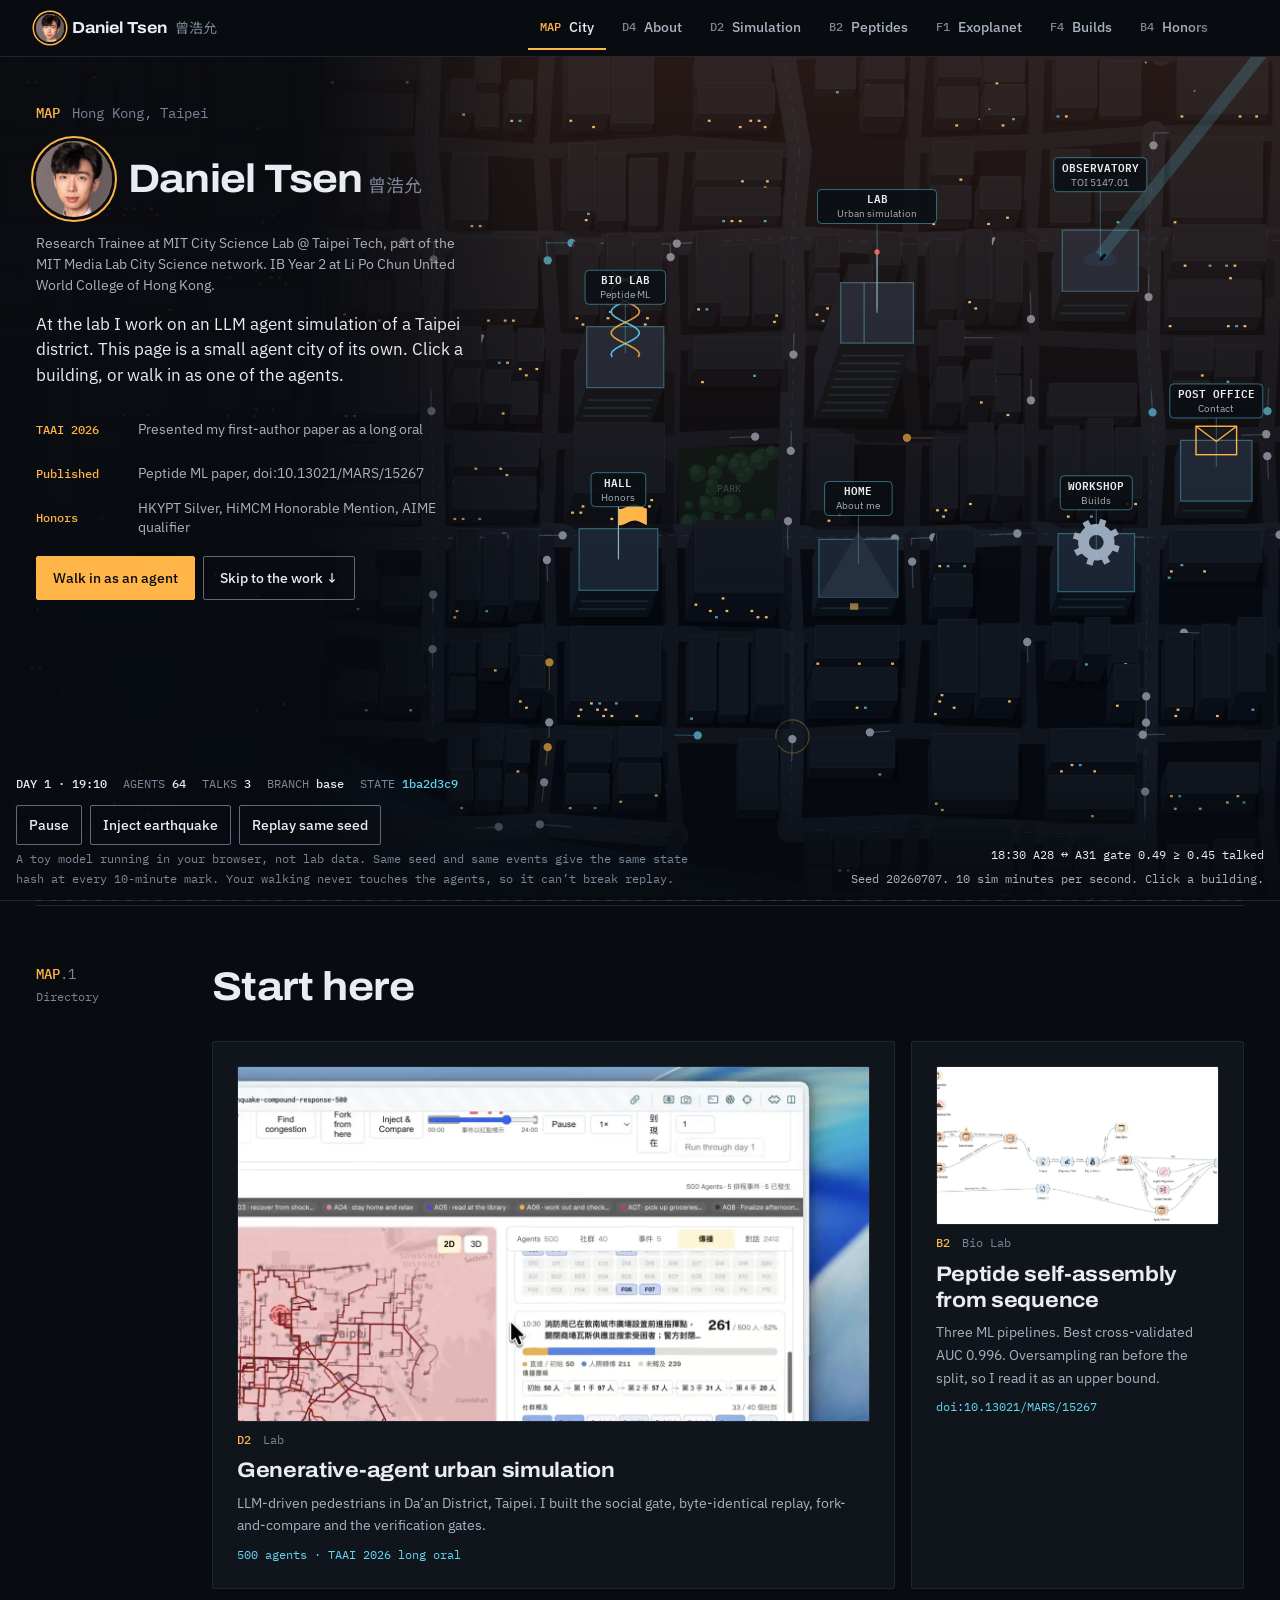
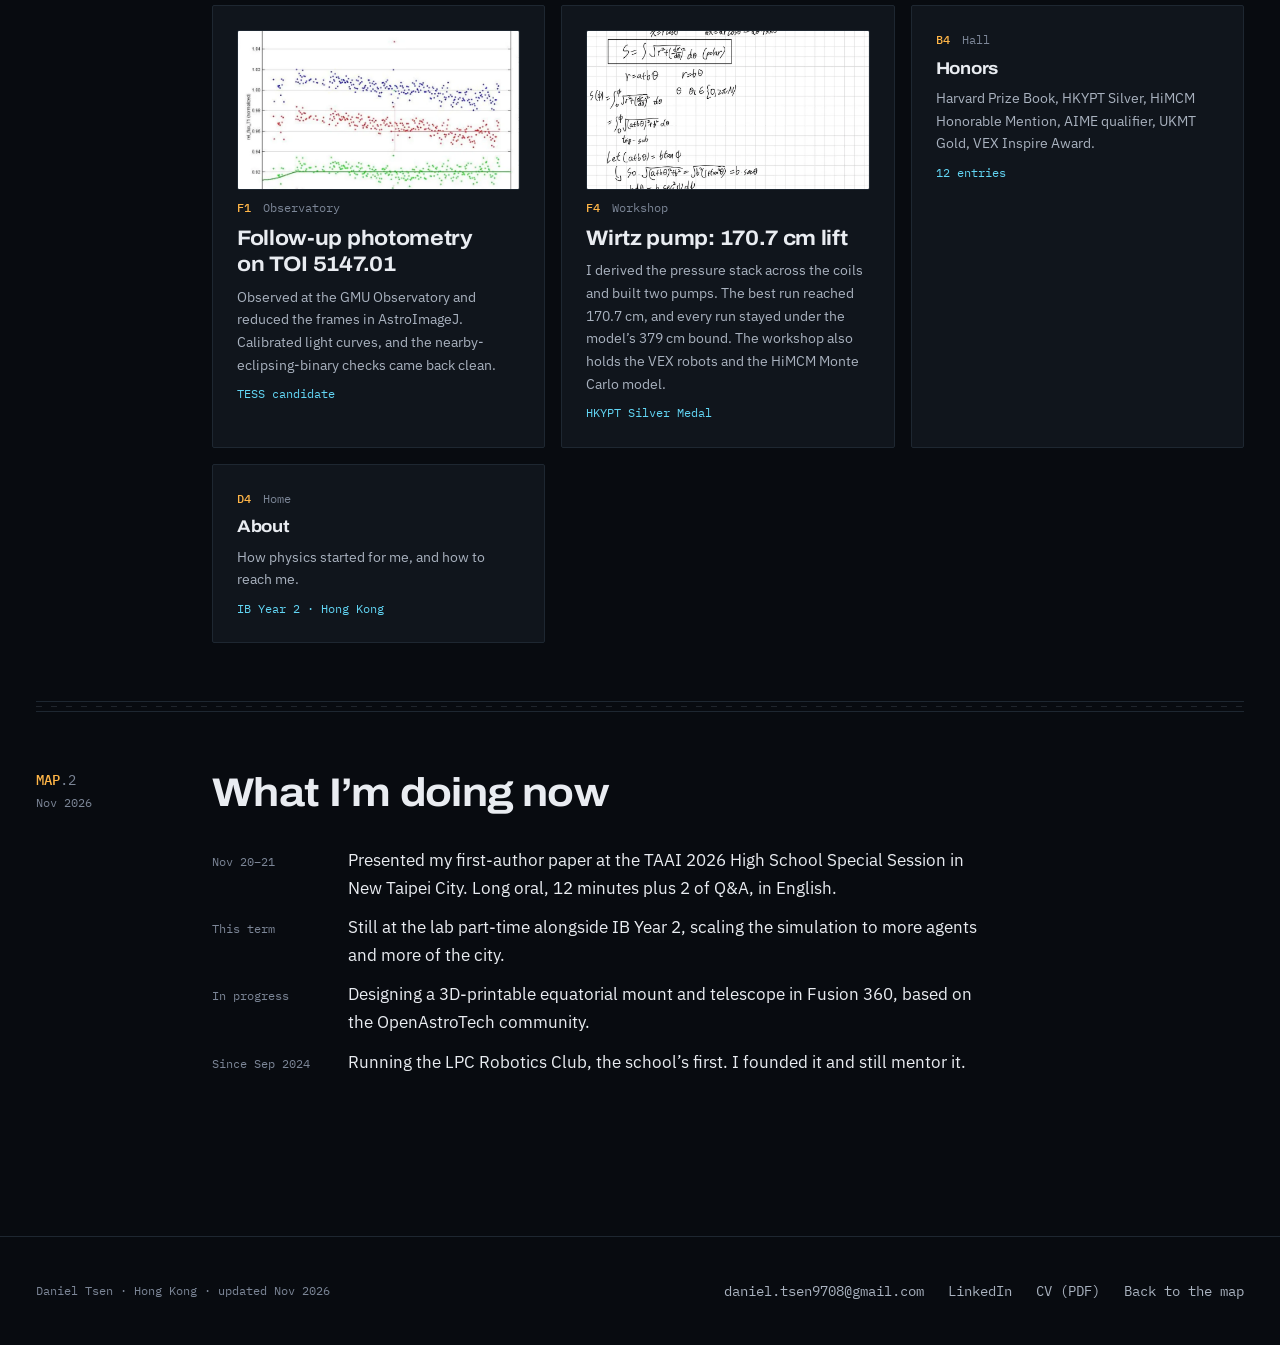
<file: index.html>
<!doctype html>
<html lang="en">
<head>
<meta charset="utf-8">
<meta name="viewport" content="width=device-width, initial-scale=1, viewport-fit=cover">
<title>Daniel Tsen</title>
<meta name="description" content="Daniel Tsen (曾浩允). Research Trainee at MIT City Science Lab @ Taipei Tech. LLM agent simulation paper presented as a long oral at TAAI 2026; peptide ML paper published. A walkable city of my work.">
<meta name="theme-color" content="#080B10">
<meta property="og:type" content="website">
<meta property="og:title" content="Daniel Tsen">
<meta property="og:description" content="Daniel Tsen (曾浩允). Research Trainee at MIT City Science Lab @ Taipei Tech. LLM agent simulation paper presented as a long oral at TAAI 2026; peptide ML paper published. A walkable city of my work.">
<meta property="og:url" content="https://danieltsen.com/">
<meta property="og:image" content="https://danieltsen.com/assets/img/og.jpg">
<meta property="og:image:width" content="1200">
<meta property="og:image:height" content="675">
<meta property="og:image:alt" content="Screen recording frame of the lab simulation with 500 agents">
<meta name="twitter:card" content="summary_large_image">
<link rel="canonical" href="https://danieltsen.com/">
<link rel="icon" href="data:image/svg+xml,%3Csvg%20xmlns%3D%22http%3A//www.w3.org/2000/svg%22%20viewBox%3D%220%200%2032%2032%22%3E%3Crect%20width%3D%2232%22%20height%3D%2232%22%20rx%3D%226%22%20fill%3D%22%23080B10%22/%3E%3Cpath%20d%3D%22M6%2011h20M6%2021h20M11%206v20M21%206v20%22%20stroke%3D%22%231F2833%22%20stroke-width%3D%222%22/%3E%3Ccircle%20cx%3D%2221%22%20cy%3D%2211%22%20r%3D%224%22%20fill%3D%22%23FFB547%22/%3E%3Ccircle%20cx%3D%2211%22%20cy%3D%2221%22%20r%3D%222.5%22%20fill%3D%22%2362D6F5%22/%3E%3C/svg%3E">
<link rel="preconnect" href="https://fonts.googleapis.com">
<link rel="preconnect" href="https://fonts.gstatic.com" crossorigin>
<link rel="stylesheet" href="https://fonts.googleapis.com/css2?family=Archivo:wdth,wght@100..125,500..800&family=IBM+Plex+Mono:wght@400;500;600&family=IBM+Plex+Sans:ital,wght@0,400;0,500;0,600;1,400&display=swap">
<link rel="stylesheet" href="https://fonts.googleapis.com/css2?family=Noto+Sans+TC:wght@400;500&display=swap&text=%E4%B8%AD%E4%BA%BA%E5%85%81%E5%8F%B0%E5%90%8B%E5%9F%B9%E5%AD%B8%E5%AE%B6%E5%BA%AD%E6%89%8D%E6%94%AF%E6%94%B6%E6%98%B1%E6%9B%BE%E6%9F%A5%E6%B5%A9%E7%94%9F%E7%95%AB%E7%A0%94%E7%A7%91%E7%A9%B6%E8%82%B2%E8%98%87%E8%A8%88%E8%AA%BF%E9%AB%98%E9%BD%8A">
<link rel="stylesheet" href="assets/css/site.css">
</head>
<body>
<a class="sr skip" href="#main">Skip to content</a>
<header class="top">
  <div class="top-in">
    <a class="brand" href="index.html" aria-label="Daniel Tsen, back to the city map"><img class="avatar" src="assets/img/me-face.webp" alt="" width="320" height="320"><b>Daniel Tsen</b><span lang="zh-Hant">曾浩允</span></a>
    <nav class="tabs" aria-label="Pages"><a href="index.html" aria-current="page"><i>MAP</i>City</a><a href="about.html"><i>D4</i>About</a><a href="simulation.html"><i>D2</i>Simulation</a><a href="peptides.html"><i>B2</i>Peptides</a><a href="exoplanet.html"><i>F1</i>Exoplanet</a><a href="builds.html"><i>F4</i>Builds</a><a href="honors.html"><i>B4</i>Honors</a></nav>
  </div>
</header>
<div class="city-wrap" id="city-wrap">
  <div class="shade" aria-hidden="true"></div>
  <div class="intro">
    <p class="where"><b>MAP</b> Hong Kong, Taipei</p>
    <div class="me"><img src="assets/img/me-face.webp" alt="Daniel Tsen" width="320" height="320"><h1>Daniel Tsen<span class="zh" lang="zh-Hant">曾浩允</span></h1></div>
    <p class="role">Research Trainee at MIT City Science Lab @ Taipei Tech, part of the MIT Media Lab City Science network. IB Year 2 at Li Po Chun United World College of Hong Kong.</p>
    <p class="lede">At the lab I work on an LLM agent simulation of a Taipei district. This page is a small agent city of its own. Click a building, or walk in as one of the agents.</p>
    <ul class="proof">
      <li><a href="simulation.html"><b>TAAI 2026</b> Presented my first-author paper as a long oral</a></li>
      <li><a href="peptides.html"><b>Published</b> Peptide ML paper, doi:10.13021/MARS/15267</a></li>
      <li><a href="honors.html"><b>Honors</b> HKYPT Silver, HiMCM Honorable Mention, AIME qualifier</a></li>
    </ul>
    <div class="cta"><button class="btn" id="walk-toggle" type="button" aria-pressed="false">Walk in as an agent</button><a class="btn ghost" href="#start">Skip to the work ↓</a></div>
    <p class="walk-hint" id="walk-hint" hidden><b>WALK MODE</b>Click or tap the map to walk. Arrow keys work too. Walk past other agents: if the social gate scores 0.45 or more, they stop and tell you something. Their lines are canned facts about me.</p>
  </div>
  <div class="canvas-box">
    <canvas id="city" tabindex="0" aria-label="Interactive city map. Press Enter to cycle through buildings, arrow keys to walk. The same pages are linked below the map and in the tabs at the top."></canvas>
    <div id="bpanel" role="region" aria-live="polite" aria-labelledby="bp-title" hidden>
      <button id="bp-close" type="button" aria-label="Close">×</button>
      <p id="bp-kicker"></p>
      <h2 id="bp-title"></h2>
      <p id="bp-text"></p>
      <p id="bp-stat"></p>
      <div class="bp-actions"><a class="btn" id="bp-enter" href="#">Enter</a><button class="btn ghost" id="bp-walk" type="button">Walk there</button></div>
    </div>
  </div>
  <div class="hud">
      <div class="hud-left">
        <div class="hud-stats"><b id="hud-clock">DAY 1 · 18:00</b><span>AGENTS <b id="hud-agents">52</b></span><span>TALKS <b id="hud-talks">0</b></span><span>BRANCH <b id="hud-branch">base</b></span><span>STATE <b id="hud-hash">00000000</b></span></div>
        <details class="hud-more" open><summary>Controls</summary>
        <div class="hud-btns"><button class="btn small ghost" id="btn-play" type="button">Pause</button><button class="btn small ghost" id="btn-quake" type="button">Inject earthquake</button><button class="btn small ghost" id="btn-replay" type="button">Replay same seed</button><button class="btn small ghost" id="btn-base" type="button" hidden>Back to base</button></div>
        </details>
        <p class="hud-note">A toy model running in your browser, not lab data. Same seed and same events give the same state hash at every 10-minute mark. Your walking never touches the agents, so it can’t break replay.</p>
      </div>
      <ul id="city-log"></ul>
    </div>
</div>
<main id="main" class="page">
  <section class="block" id="start" aria-labelledby="start-h">
    <p class="idx"><span><b>MAP</b>.1</span><small>Directory</small></p>
    <div class="body">
      <h2 id="start-h">Start here</h2>
      <div class="directory">
        <a class="dir feature" href="simulation.html">
          <video data-auto muted loop playsinline preload="none" width="1280" height="720" poster="assets/video/sim-500-agents-poster.webp" aria-label="Screen recording of the lab simulation with 500 agents"><source src="assets/video/sim-500-agents.mp4" type="video/mp4"></video>
          <span class="k"><b>D2</b> Lab</span>
          <h3>Generative-agent urban simulation</h3>
          <p>LLM-driven pedestrians in Da’an District, Taipei. I built the social gate, byte-identical replay, fork-and-compare and the verification gates.</p>
          <span class="s">500 agents · TAAI 2026 long oral</span>
        </a>
        <a class="dir" href="peptides.html">
          <img src="assets/img/peptide-workflow.webp" width="1600" height="657" alt="" loading="lazy">
          <span class="k"><b>B2</b> Bio Lab</span>
          <h3>Peptide self-assembly from sequence</h3>
          <p>Three ML pipelines. Best cross-validated AUC 0.996. Oversampling ran before the split, so I read it as an upper bound.</p>
          <span class="s">doi:10.13021/MARS/15267</span>
        </a>
        <a class="dir" href="exoplanet.html">
          <img src="assets/img/exo-lightcurve.webp" width="722" height="700" alt="" loading="lazy">
          <span class="k"><b>F1</b> Observatory</span>
          <h3>Follow-up photometry on TOI 5147.01</h3>
          <p>Observed at the GMU Observatory and reduced the frames in AstroImageJ. Calibrated light curves, and the nearby-eclipsing-binary checks came back clean.</p>
          <span class="s">TESS candidate</span>
        </a>
        <a class="dir" href="builds.html#wirtz">
          <img src="assets/img/pump-notes-1.webp" width="1000" height="1293" alt="" loading="lazy">
          <span class="k"><b>F4</b> Workshop</span>
          <h3>Wirtz pump: 170.7 cm lift</h3>
          <p>I derived the pressure stack across the coils and built two pumps. The best run reached 170.7 cm, and every run stayed under the model’s 379 cm bound. The workshop also holds the VEX robots and the HiMCM Monte Carlo model.</p>
          <span class="s">HKYPT Silver Medal</span>
        </a>
        <a class="dir compact" href="honors.html">
          <span class="k"><b>B4</b> Hall</span>
          <h3>Honors</h3>
          <p>Harvard Prize Book, HKYPT Silver, HiMCM Honorable Mention, AIME qualifier, UKMT Gold, VEX Inspire Award.</p>
          <span class="s">12 entries</span>
        </a>
        <a class="dir compact" href="about.html">
          <span class="k"><b>D4</b> Home</span>
          <h3>About</h3>
          <p>How physics started for me, and how to reach me.</p>
          <span class="s">IB Year 2 · Hong Kong</span>
        </a>
      </div>
    </div>
  </section>
  <section class="block" aria-labelledby="now-h">
    <p class="idx"><span><b>MAP</b>.2</span><small>Nov 2026</small></p>
    <div class="body">
      <h2 id="now-h">What I’m doing now</h2>
      <ul class="now">
        <li><span>Nov 20–21</span><p>Presented my first-author paper at the TAAI 2026 High School Special Session in New Taipei City. Long oral, 12 minutes plus 2 of Q&amp;A, in English.</p></li>
        <li><span>This term</span><p>Still at the lab part-time alongside IB Year 2, scaling the simulation to more agents and more of the city.</p></li>
        <li><span>In progress</span><p>Designing a 3D-printable equatorial mount and telescope in Fusion 360, based on the OpenAstroTech community.</p></li>
        <li><span>Since Sep 2024</span><p>Running the LPC Robotics Club, the school’s first. I founded it and still mentor it.</p></li>
      </ul>
    </div>
  </section>
</main>
<footer class="foot">
  <div class="foot-in">
    <span>Daniel Tsen · Hong Kong · updated Nov 2026</span>
    <span class="foot-links"><a href="mailto:daniel.tsen9708@gmail.com">daniel.tsen9708@gmail.com</a><a href="https://www.linkedin.com/in/daniel-tsen-28a840286/" data-placeholder rel="noopener">LinkedIn</a><a href="assets/Daniel-Tsen-CV.pdf">CV (PDF)</a><a href="index.html">Back to the map</a></span>
  </div>
</footer>
<dialog id="lightbox" aria-label="Enlarged figure"><button class="btn small ghost" type="button" data-close>Close</button><img alt=""><p></p></dialog>
<script src="assets/js/site.js" defer></script>
<script src="assets/js/city.js" defer></script>
</body>
</html>
</file>
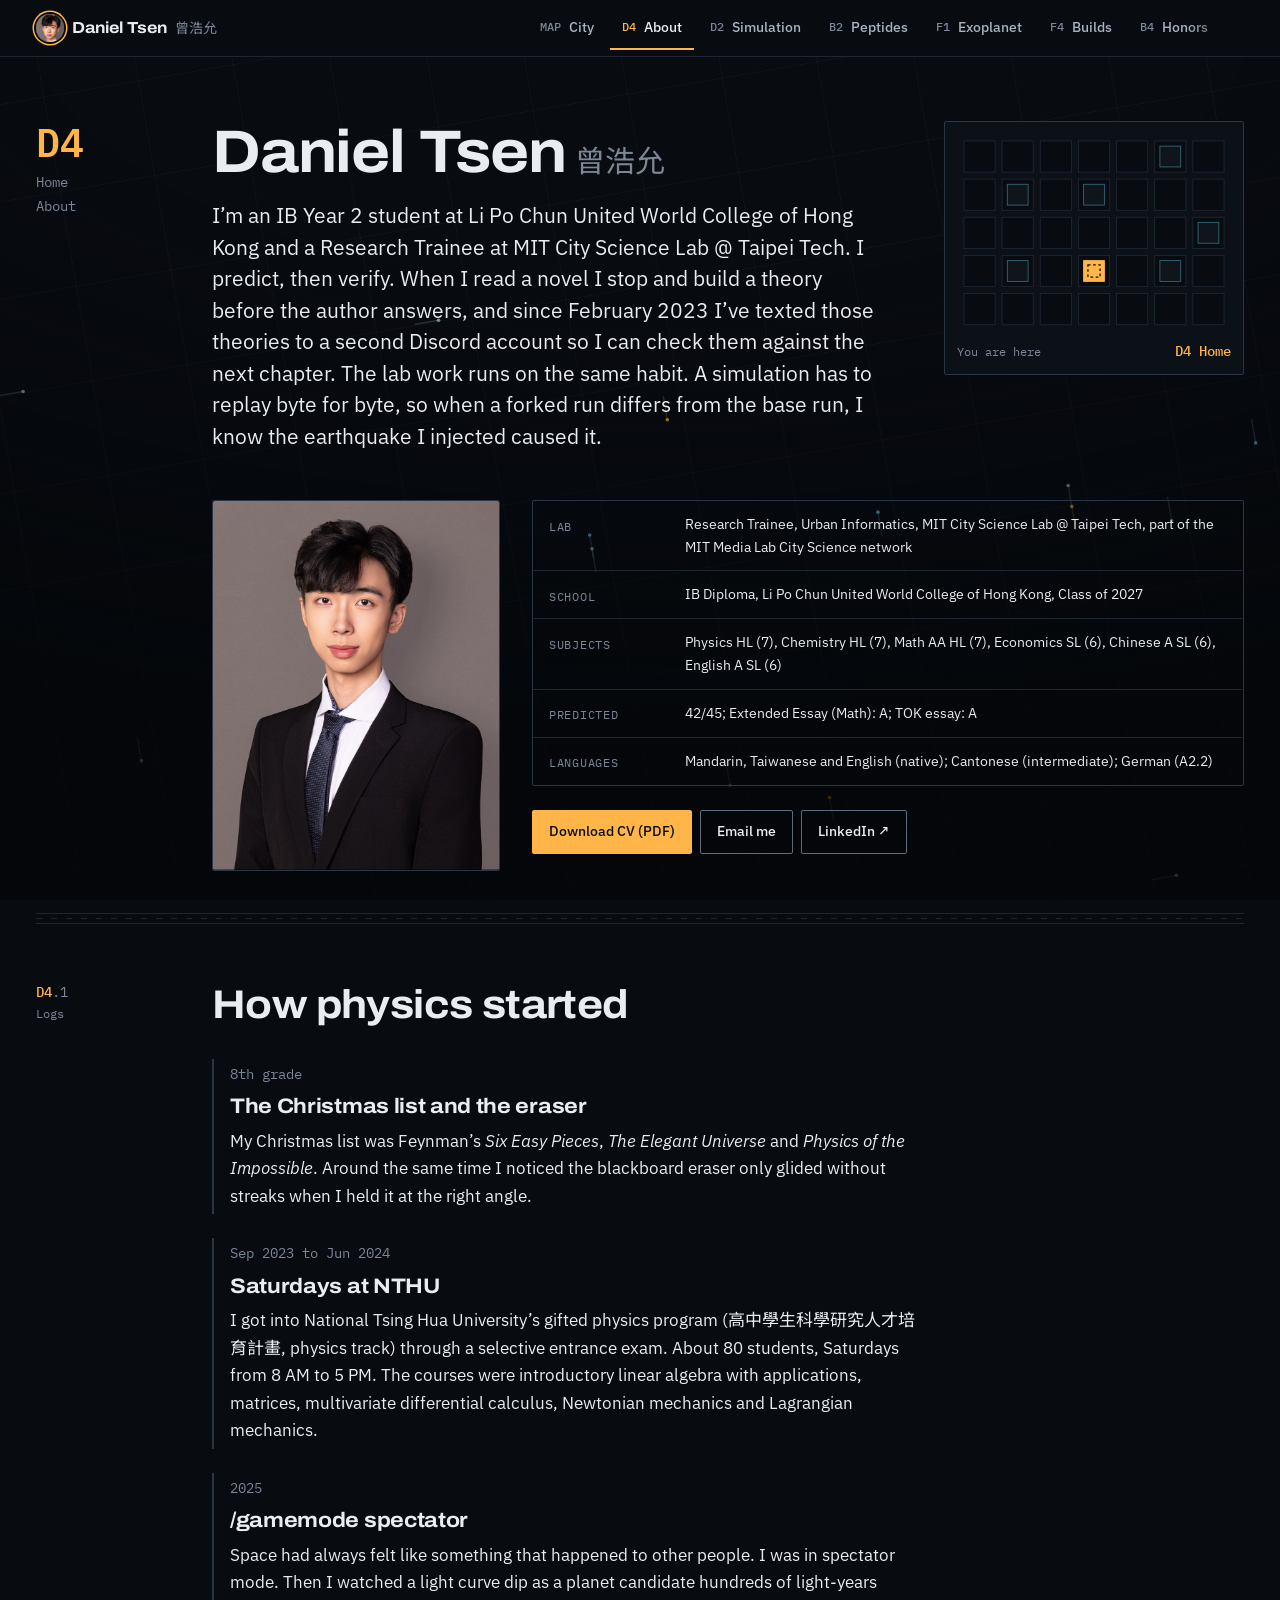
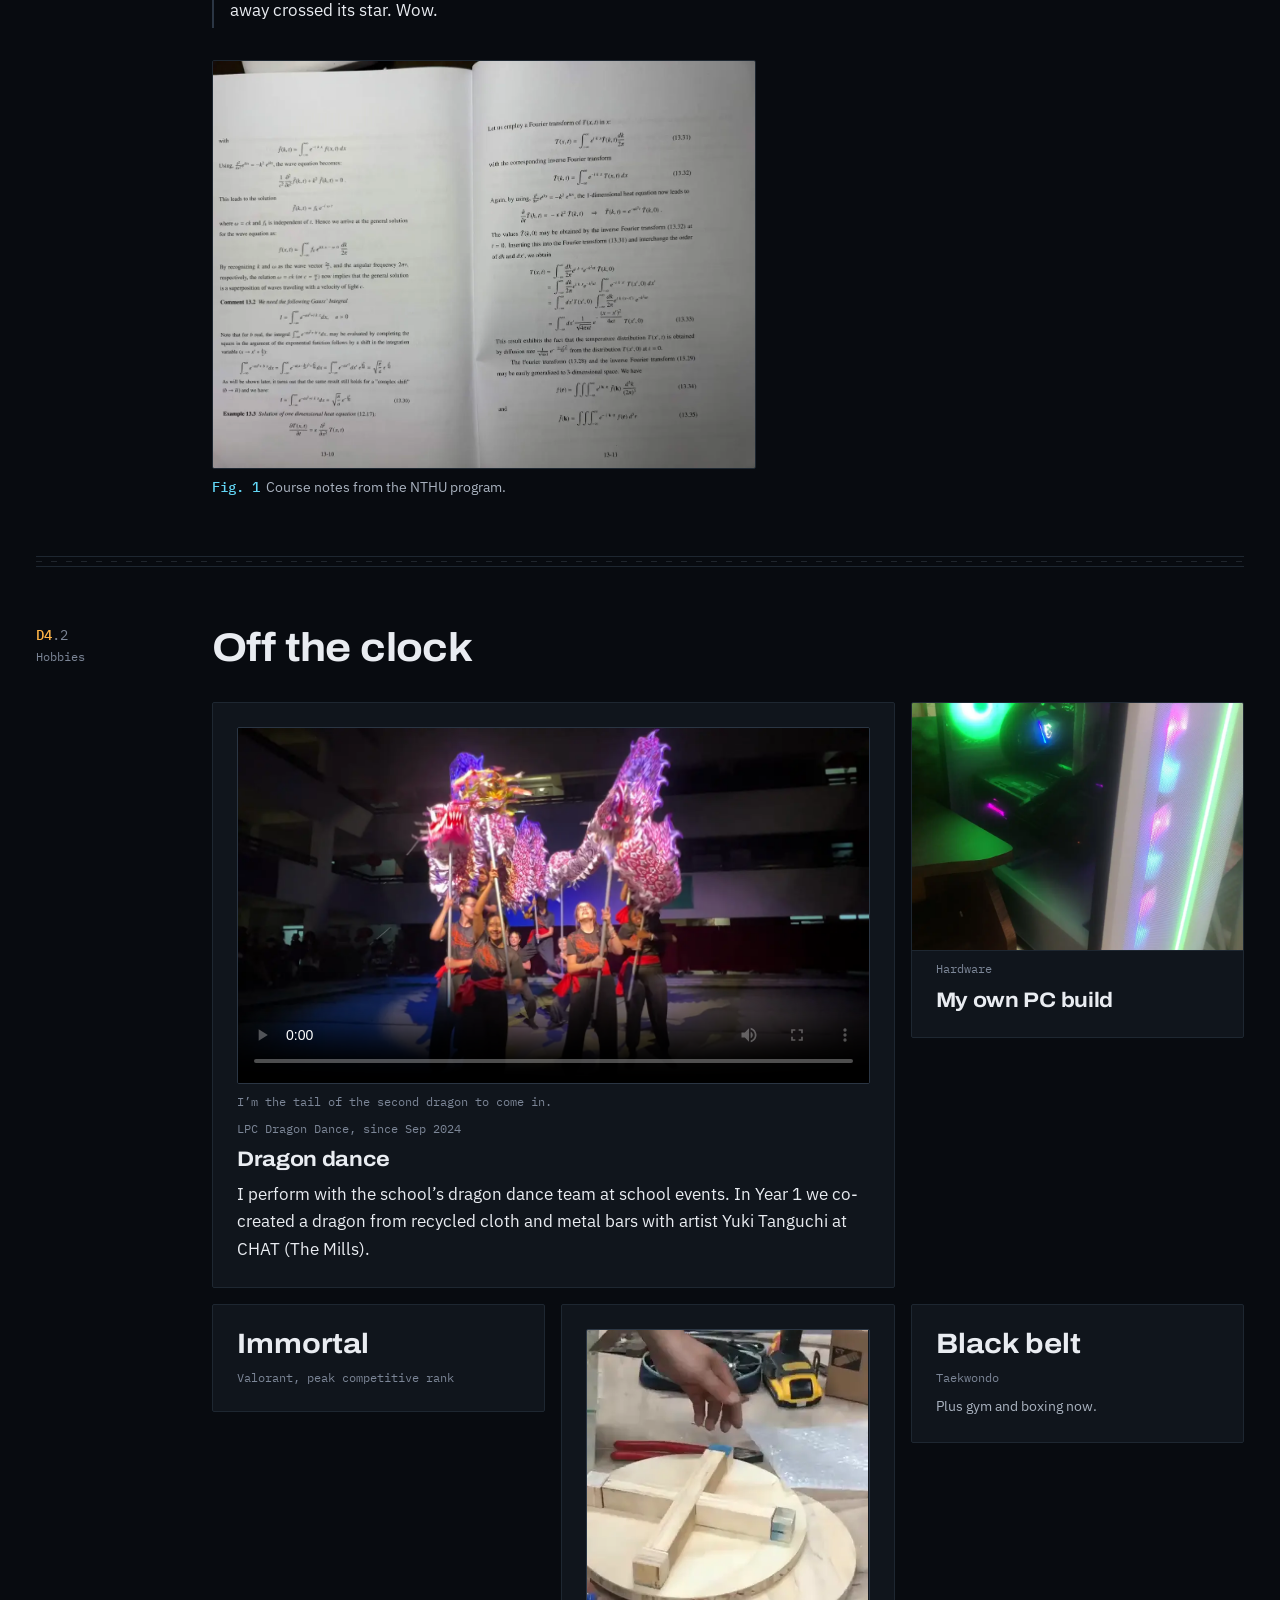
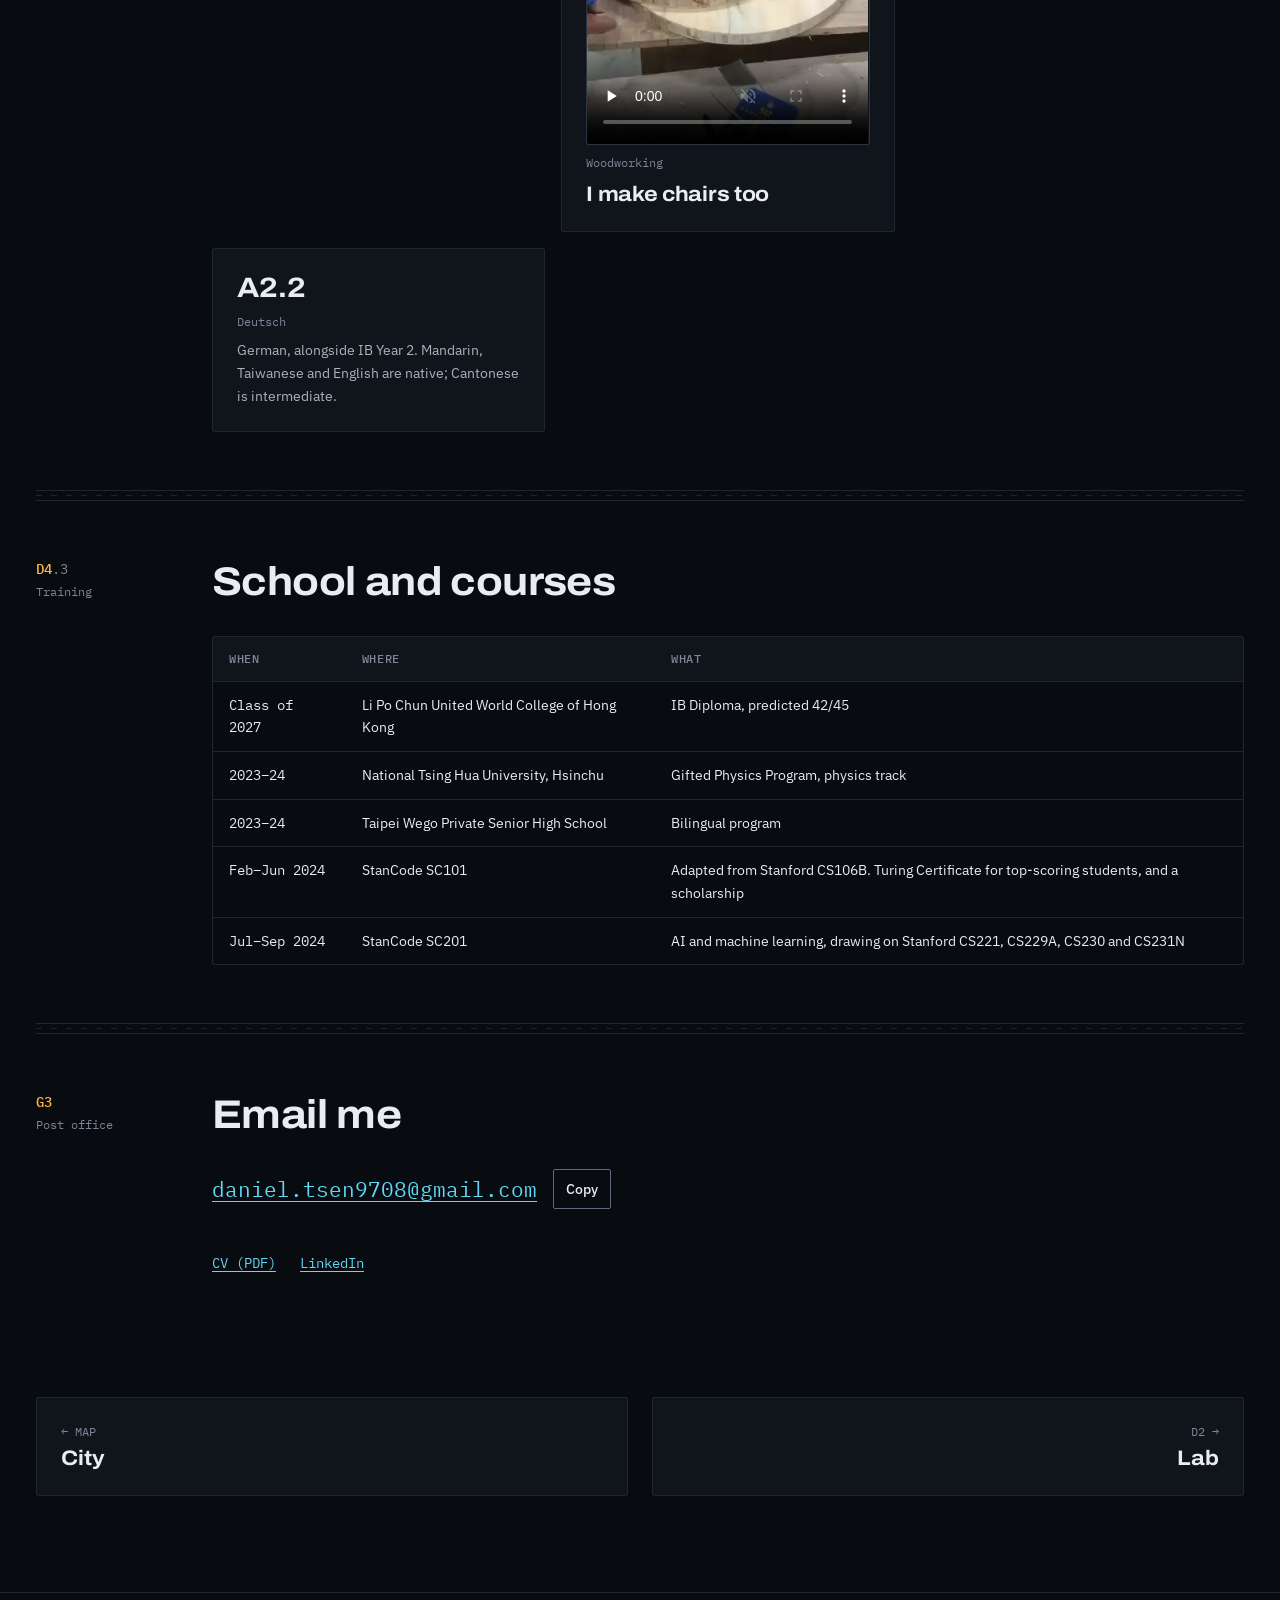
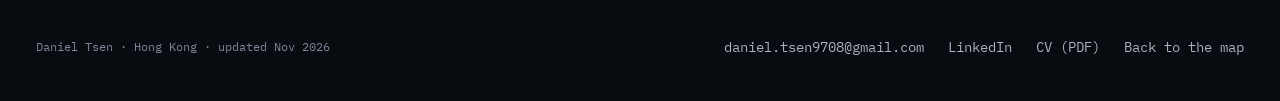
<file: about.html>
<!doctype html>
<html lang="en">
<head>
<meta charset="utf-8">
<meta name="viewport" content="width=device-width, initial-scale=1, viewport-fit=cover">
<title>About · Daniel Tsen</title>
<meta name="description" content="About Daniel Tsen: IB Year 2 at LPC Hong Kong, Research Trainee at MIT City Science Lab @ Taipei Tech.">
<meta name="theme-color" content="#080B10">
<meta property="og:type" content="website">
<meta property="og:title" content="About · Daniel Tsen">
<meta property="og:description" content="About Daniel Tsen: IB Year 2 at LPC Hong Kong, Research Trainee at MIT City Science Lab @ Taipei Tech.">
<meta property="og:url" content="https://danieltsen.com/about.html">
<meta property="og:image" content="https://danieltsen.com/assets/img/og.jpg">
<meta property="og:image:width" content="1200">
<meta property="og:image:height" content="675">
<meta property="og:image:alt" content="Screen recording frame of the lab simulation with 500 agents">
<meta name="twitter:card" content="summary_large_image">
<link rel="canonical" href="https://danieltsen.com/about.html">
<link rel="icon" href="data:image/svg+xml,%3Csvg%20xmlns%3D%22http%3A//www.w3.org/2000/svg%22%20viewBox%3D%220%200%2032%2032%22%3E%3Crect%20width%3D%2232%22%20height%3D%2232%22%20rx%3D%226%22%20fill%3D%22%23080B10%22/%3E%3Cpath%20d%3D%22M6%2011h20M6%2021h20M11%206v20M21%206v20%22%20stroke%3D%22%231F2833%22%20stroke-width%3D%222%22/%3E%3Ccircle%20cx%3D%2221%22%20cy%3D%2211%22%20r%3D%224%22%20fill%3D%22%23FFB547%22/%3E%3Ccircle%20cx%3D%2211%22%20cy%3D%2221%22%20r%3D%222.5%22%20fill%3D%22%2362D6F5%22/%3E%3C/svg%3E">
<link rel="preconnect" href="https://fonts.googleapis.com">
<link rel="preconnect" href="https://fonts.gstatic.com" crossorigin>
<link rel="stylesheet" href="https://fonts.googleapis.com/css2?family=Archivo:wdth,wght@100..125,500..800&family=IBM+Plex+Mono:wght@400;500;600&family=IBM+Plex+Sans:ital,wght@0,400;0,500;0,600;1,400&display=swap">
<link rel="stylesheet" href="https://fonts.googleapis.com/css2?family=Noto+Sans+TC:wght@400;500&display=swap&text=%E4%B8%AD%E4%BA%BA%E5%85%81%E5%8F%B0%E5%90%8B%E5%9F%B9%E5%AD%B8%E5%AE%B6%E5%BA%AD%E6%89%8D%E6%94%AF%E6%94%B6%E6%98%B1%E6%9B%BE%E6%9F%A5%E6%B5%A9%E7%94%9F%E7%95%AB%E7%A0%94%E7%A7%91%E7%A9%B6%E8%82%B2%E8%98%87%E8%A8%88%E8%AA%BF%E9%AB%98%E9%BD%8A">
<link rel="stylesheet" href="assets/css/site.css">
</head>
<body>
<canvas id="bg" aria-hidden="true"></canvas><div class="vignette" aria-hidden="true"></div>
<a class="sr skip" href="#main">Skip to content</a>
<header class="top">
  <div class="top-in">
    <a class="brand" href="index.html" aria-label="Daniel Tsen, back to the city map"><img class="avatar" src="assets/img/me-face.webp" alt="" width="320" height="320"><b>Daniel Tsen</b><span lang="zh-Hant">曾浩允</span></a>
    <nav class="tabs" aria-label="Pages"><a href="index.html"><i>MAP</i>City</a><a href="about.html" aria-current="page"><i>D4</i>About</a><a href="simulation.html"><i>D2</i>Simulation</a><a href="peptides.html"><i>B2</i>Peptides</a><a href="exoplanet.html"><i>F1</i>Exoplanet</a><a href="builds.html"><i>F4</i>Builds</a><a href="honors.html"><i>B4</i>Honors</a></nav>
  </div>
</header>
<main id="main" class="page">
  <header class="hero">
    <p class="addr"><b>D4</b> <span>Home</span> <span>About</span></p>
    <div class="title">
      <h1>Daniel Tsen<span class="zh" lang="zh-Hant">曾浩允</span></h1>
      <p class="lede">I’m an IB Year 2 student at Li Po Chun United World College of Hong Kong and a Research Trainee at MIT City Science Lab @ Taipei Tech. I predict, then verify. When I read a novel I stop and build a theory before the author answers, and since February 2023 I’ve texted those theories to a second Discord account so I can check them against the next chapter. The lab work runs on the same habit. A simulation has to replay byte for byte, so when a forked run differs from the base run, I know the earthquake I injected caused it.</p>
    </div>
    <div class="plate"><svg class="map" viewBox="0 0 316 228" width="316" height="228" role="img" aria-label="Map: Home at grid D4" focusable="false"><rect class="blk" x="8" y="8" width="36" height="36"/><rect class="blk" x="52" y="8" width="36" height="36"/><rect class="blk" x="96" y="8" width="36" height="36"/><rect class="blk" x="140" y="8" width="36" height="36"/><rect class="blk" x="184" y="8" width="36" height="36"/><rect class="blk" x="228" y="8" width="36" height="36"/><rect class="blk" x="272" y="8" width="36" height="36"/><rect class="blk" x="8" y="52" width="36" height="36"/><rect class="blk" x="52" y="52" width="36" height="36"/><rect class="blk" x="96" y="52" width="36" height="36"/><rect class="blk" x="140" y="52" width="36" height="36"/><rect class="blk" x="184" y="52" width="36" height="36"/><rect class="blk" x="228" y="52" width="36" height="36"/><rect class="blk" x="272" y="52" width="36" height="36"/><rect class="blk" x="8" y="96" width="36" height="36"/><rect class="blk" x="52" y="96" width="36" height="36"/><rect class="blk" x="96" y="96" width="36" height="36"/><rect class="blk" x="140" y="96" width="36" height="36"/><rect class="blk" x="184" y="96" width="36" height="36"/><rect class="blk" x="228" y="96" width="36" height="36"/><rect class="blk" x="272" y="96" width="36" height="36"/><rect class="blk" x="8" y="140" width="36" height="36"/><rect class="blk" x="52" y="140" width="36" height="36"/><rect class="blk" x="96" y="140" width="36" height="36"/><rect class="blk" x="140" y="140" width="36" height="36"/><rect class="blk" x="184" y="140" width="36" height="36"/><rect class="blk" x="228" y="140" width="36" height="36"/><rect class="blk" x="272" y="140" width="36" height="36"/><rect class="blk" x="8" y="184" width="36" height="36"/><rect class="blk" x="52" y="184" width="36" height="36"/><rect class="blk" x="96" y="184" width="36" height="36"/><rect class="blk" x="140" y="184" width="36" height="36"/><rect class="blk" x="184" y="184" width="36" height="36"/><rect class="blk" x="228" y="184" width="36" height="36"/><rect class="blk" x="272" y="184" width="36" height="36"/><rect class="bld here" x="146" y="146" width="24" height="24"/><rect class="here-in" x="151" y="151" width="14" height="14"/><rect class="bld" x="146" y="58" width="24" height="24"/><rect class="bld" x="58" y="58" width="24" height="24"/><rect class="bld" x="234" y="14" width="24" height="24"/><rect class="bld" x="234" y="146" width="24" height="24"/><rect class="bld" x="58" y="146" width="24" height="24"/><rect class="bld" x="278" y="102" width="24" height="24"/></svg><p><span>You are here</span><b>D4 Home</b></p></div>
    <div class="lead about-lead">
      <figure class="portrait"><img src="assets/img/me.jpg" alt="Portrait of Daniel Tsen" width="800" height="1031"></figure>
      <div class="about-facts">
      <dl class="facts">
        <dt>Lab</dt><dd>Research Trainee, Urban Informatics, MIT City Science Lab @ Taipei Tech, part of the MIT Media Lab City Science network</dd>
        <dt>School</dt><dd>IB Diploma, Li Po Chun United World College of Hong Kong, Class of 2027</dd>
        <dt>Subjects</dt><dd>Physics HL (7), Chemistry HL (7), Math AA HL (7), Economics SL (6), Chinese A SL (6), English A SL (6)</dd>
        <dt>Predicted</dt><dd>42/45; Extended Essay (Math): A; TOK essay: A</dd>
        <dt>Languages</dt><dd>Mandarin, Taiwanese and English (native); Cantonese (intermediate); German (A2.2)</dd>
      </dl>
      <div class="cta-row"><a class="btn" href="assets/Daniel-Tsen-CV.pdf">Download CV (PDF)</a><a class="btn ghost" href="#contact">Email me</a><a class="btn ghost" href="https://www.linkedin.com/in/daniel-tsen-28a840286/" data-placeholder rel="noopener">LinkedIn ↗</a></div>
      </div>
    </div>
  </header>

  <section class="block" id="physics" aria-labelledby="logs-h">
    <p class="idx"><span><b>D4</b>.1</span><small>Logs</small></p>
    <div class="body">
      <h2 id="logs-h">How physics started</h2>
      <div class="logs">
        <article class="log"><span class="when">8th grade</span><h3>The Christmas list and the eraser</h3>
          <p>My Christmas list was Feynman’s <i>Six Easy Pieces</i>, <i>The Elegant Universe</i> and <i>Physics of the Impossible</i>. Around the same time I noticed the blackboard eraser only glided without streaks when I held it at the right angle.</p></article>
        <article class="log"><span class="when">Sep 2023 to Jun 2024</span><h3>Saturdays at NTHU</h3>
          <p>I got into National Tsing Hua University’s gifted physics program (高中學生科學研究人才培育計畫, physics track) through a selective entrance exam. About 80 students, Saturdays from 8 AM to 5 PM. The courses were introductory linear algebra with applications, matrices, multivariate differential calculus, Newtonian mechanics and Lagrangian mechanics.</p></article>
        <article class="log"><span class="when">2025</span><h3>/gamemode spectator</h3>
          <p>Space had always felt like something that happened to other people. I was in spectator mode. Then I watched a light curve dip as a planet candidate hundreds of light-years away crossed its star. Wow.</p></article>
      </div>
      <div class="figrow narrow"><figure><img src="assets/img/nthu-notes.webp" width="1333" height="1000" loading="lazy" decoding="async" alt="Printed course notes from the NTHU physics program, open on a desk" data-zoom><figcaption><b>Fig. 1</b> Course notes from the NTHU program.</figcaption></figure></div>
    </div>
  </section>

  <section class="block" id="off" aria-labelledby="off-h">
    <p class="idx"><span><b>D4</b>.2</span><small>Hobbies</small></p>
    <div class="body">
      <h2 id="off-h">Off the clock</h2>
      <div class="hobbies offgrid">
        <article class="hob hob-wide" id="dragon">
          <div class="hob-video" data-video="assets/video/dragon-dance.mp4" data-poster="assets/video/dragon-dance-poster.webp" data-caption="I’m the tail of the second dragon to come in."></div>
          <p class="hob-k">LPC Dragon Dance, since Sep 2024</p>
          <h3>Dragon dance</h3>
          <p>I perform with the school’s dragon dance team at school events. In Year 1 we co-created a dragon from recycled cloth and metal bars with artist Yuki Tanguchi at CHAT (The Mills).</p>
        </article>
        <article class="hob hob-photo">
          <img src="assets/img/pc-build.webp" width="900" height="1200" alt="My PC build: a white case with a glass side panel, RGB fans and a liquid cooler" data-zoom loading="lazy">
          <p class="hob-k">Hardware</p><h3>My own PC build</h3>
        </article>
        <article class="hob"><p class="hob-big">Immortal</p><p class="hob-k">Valorant, peak competitive rank</p></article>
        <article class="hob hob-chair"><div class="hob-video on"><video controls muted playsinline preload="none" width="464" height="832" poster="assets/video/chairs-poster.webp"><source src="assets/video/chairs.mp4" type="video/mp4"></video></div><p class="hob-k">Woodworking</p><h3>I make chairs too</h3></article>
        <article class="hob"><p class="hob-big">Black belt</p><p class="hob-k">Taekwondo</p><p class="muted">Plus gym and boxing now.</p></article>
        <article class="hob hob-lang"><p class="hob-big">A2.2</p><p class="hob-k">Deutsch</p><p class="muted">German, alongside IB Year 2. Mandarin, Taiwanese and English are native; Cantonese is intermediate.</p></article>
      </div>
    </div>
  </section>

  <section class="block" id="training" aria-labelledby="train-h">
    <p class="idx"><span><b>D4</b>.3</span><small>Training</small></p>
    <div class="body">
      <h2 id="train-h">School and courses</h2>
      <div class="tbl-wrap"><table class="tbl">
        <thead><tr><th scope="col">When</th><th scope="col">Where</th><th scope="col">What</th></tr></thead>
        <tbody>
          <tr><td class="n">Class of 2027</td><td>Li Po Chun United World College of Hong Kong</td><td>IB Diploma, predicted 42/45</td></tr>
          <tr><td class="n">2023–24</td><td>National Tsing Hua University, Hsinchu</td><td>Gifted Physics Program, physics track</td></tr>
          <tr><td class="n">2023–24</td><td>Taipei Wego Private Senior High School</td><td>Bilingual program</td></tr>
          <tr><td class="n">Feb–Jun 2024</td><td>StanCode SC101</td><td>Adapted from Stanford CS106B. Turing Certificate for top-scoring students, and a scholarship</td></tr>
          <tr><td class="n">Jul–Sep 2024</td><td>StanCode SC201</td><td>AI and machine learning, drawing on Stanford CS221, CS229A, CS230 and CS231N</td></tr>
        </tbody>
      </table></div>
    </div>
  </section>

  <section class="block" id="contact" aria-labelledby="contact-h">
    <p class="idx"><span><b>G3</b></span><small>Post office</small></p>
    <div class="body">
      <h2 id="contact-h">Email me</h2>
      <div class="mail"><a id="mail" href="mailto:daniel.tsen9708@gmail.com">daniel.tsen9708@gmail.com</a><button class="btn small ghost" type="button" data-copy="daniel.tsen9708@gmail.com" aria-controls="mail">Copy</button></div>
      <ul class="links"><li><a href="assets/Daniel-Tsen-CV.pdf">CV (PDF)</a></li><li><a href="https://www.linkedin.com/in/daniel-tsen-28a840286/" data-placeholder rel="noopener">LinkedIn</a></li></ul>
    </div>
  </section>
<nav class="next" aria-label="Next stop"><a href="index.html"><span>← MAP</span><b>City</b></a><a href="simulation.html"><span>D2 →</span><b>Lab</b></a></nav>
</main>
<footer class="foot">
  <div class="foot-in">
    <span>Daniel Tsen · Hong Kong · updated Nov 2026</span>
    <span class="foot-links"><a href="mailto:daniel.tsen9708@gmail.com">daniel.tsen9708@gmail.com</a><a href="https://www.linkedin.com/in/daniel-tsen-28a840286/" data-placeholder rel="noopener">LinkedIn</a><a href="assets/Daniel-Tsen-CV.pdf">CV (PDF)</a><a href="index.html">Back to the map</a></span>
  </div>
</footer>
<dialog id="lightbox" aria-label="Enlarged figure"><button class="btn small ghost" type="button" data-close>Close</button><img alt=""><p></p></dialog>
<script src="assets/js/site.js" defer></script>
</body>
</html>
</file>
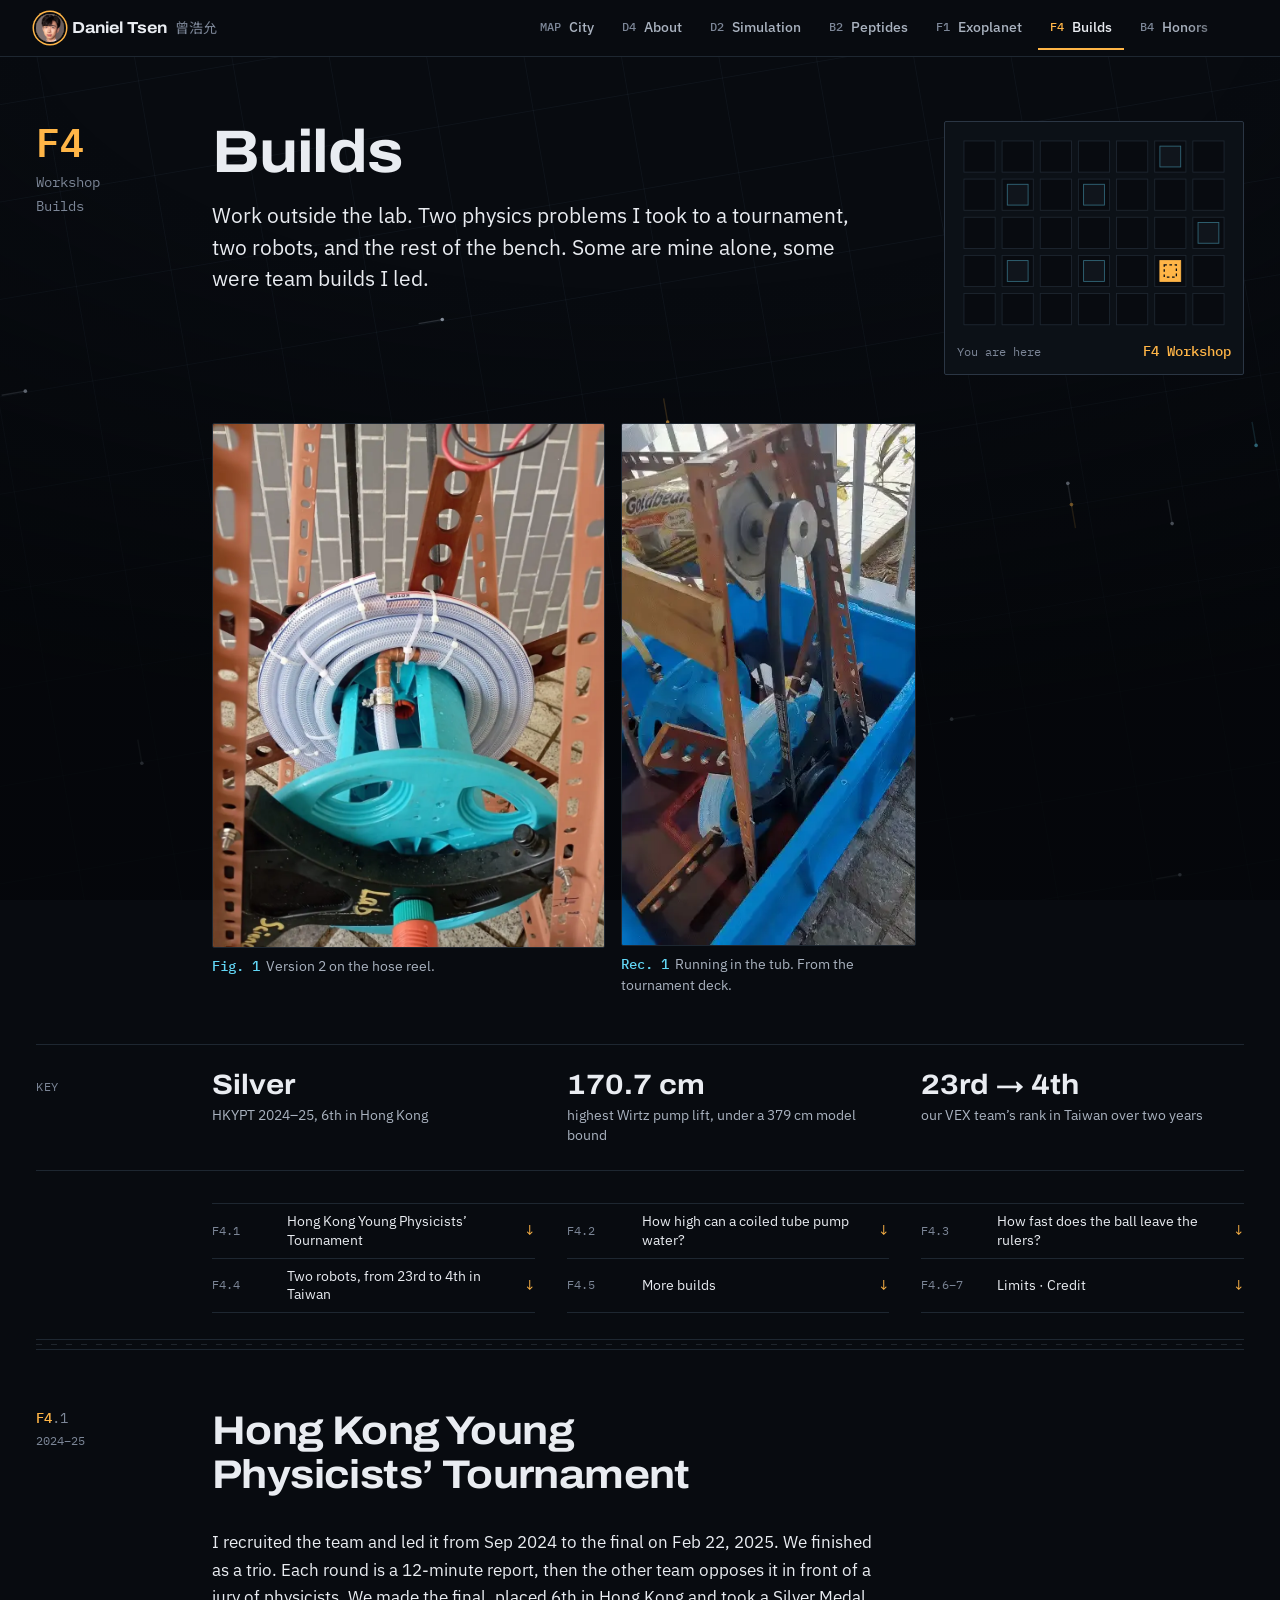
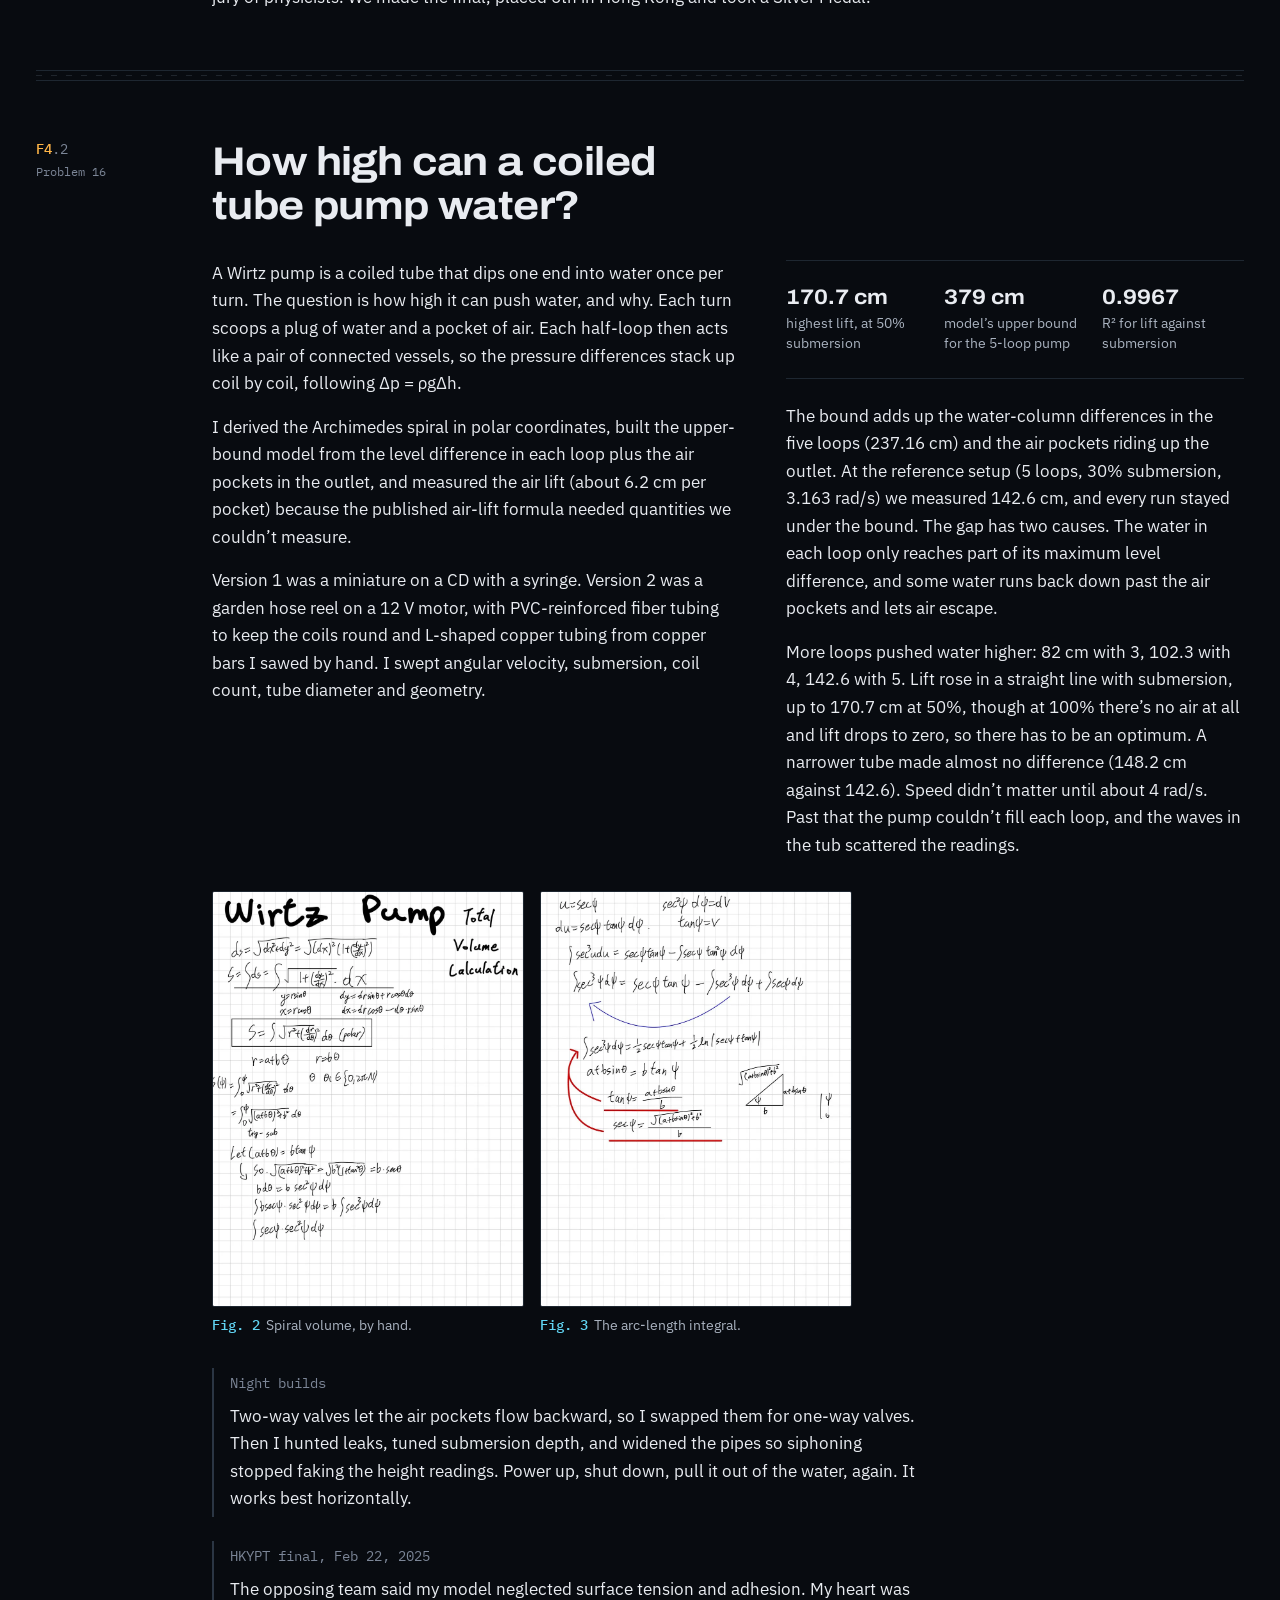
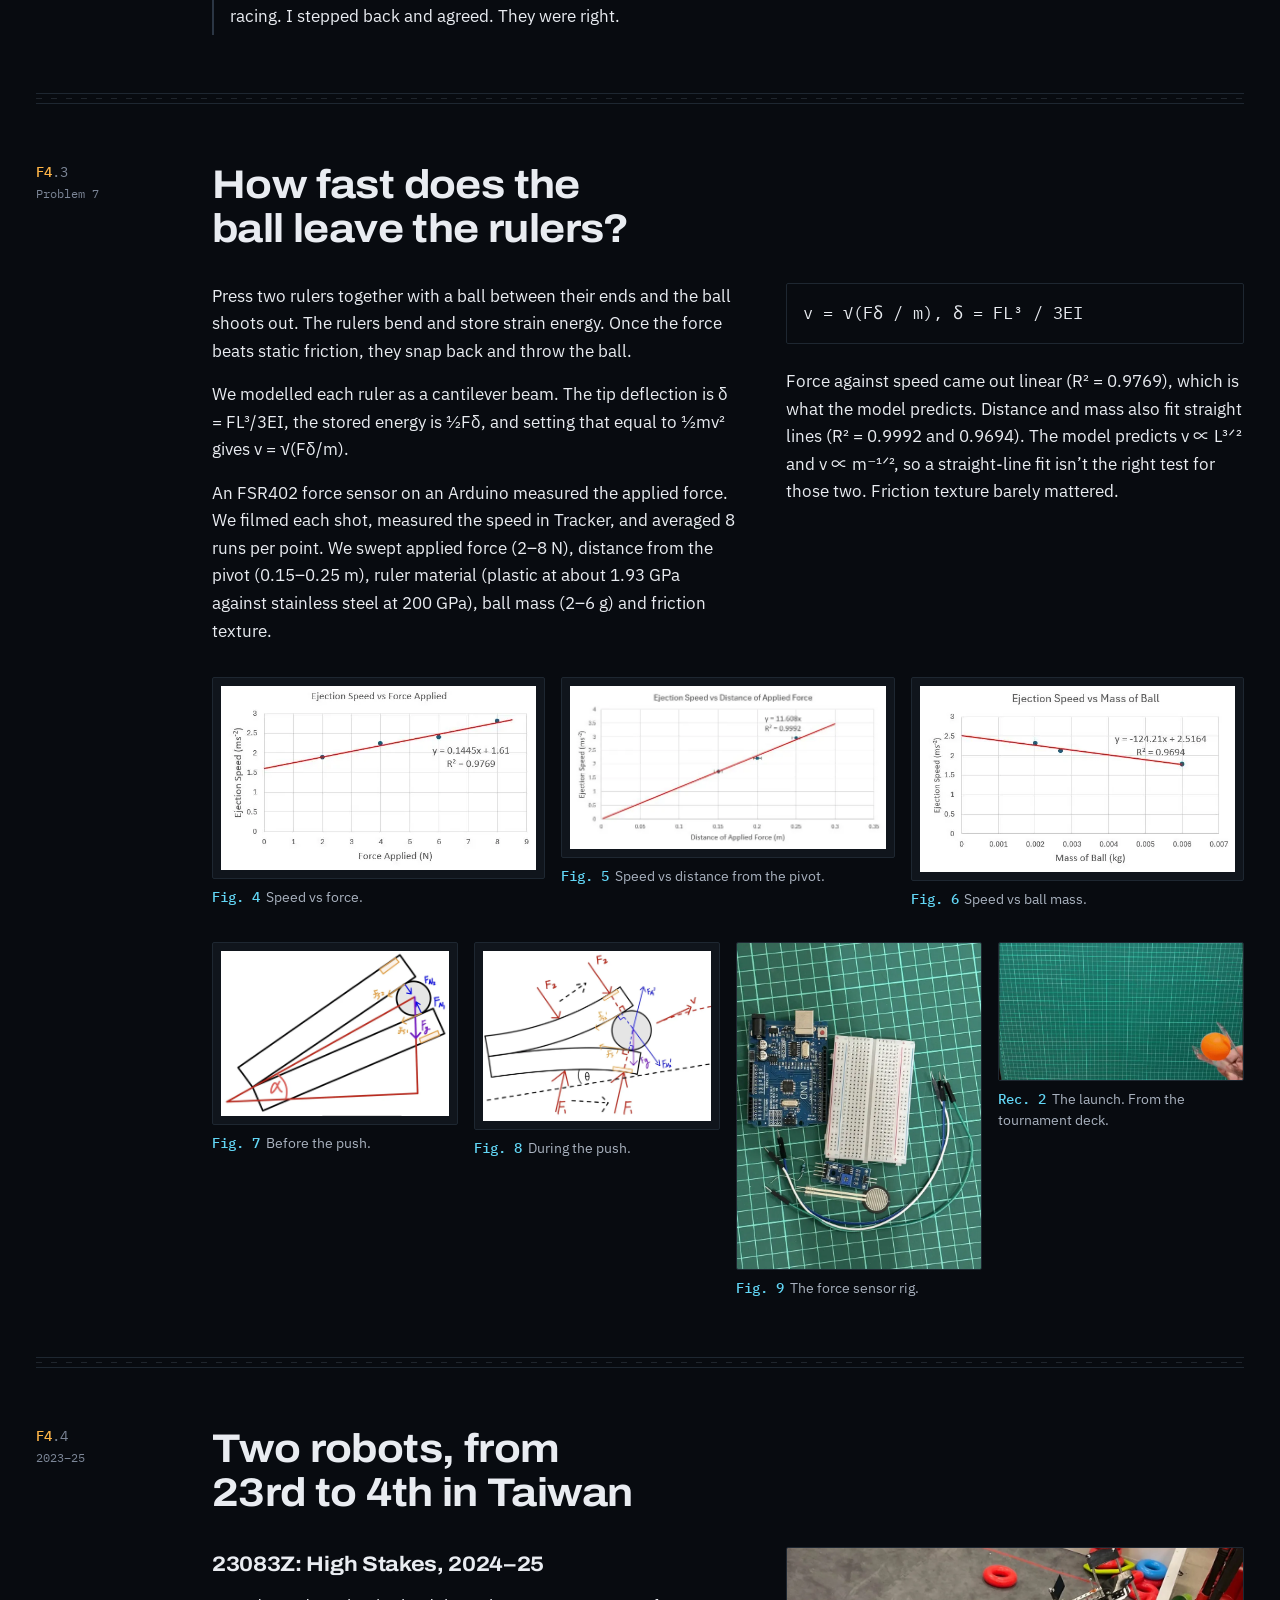
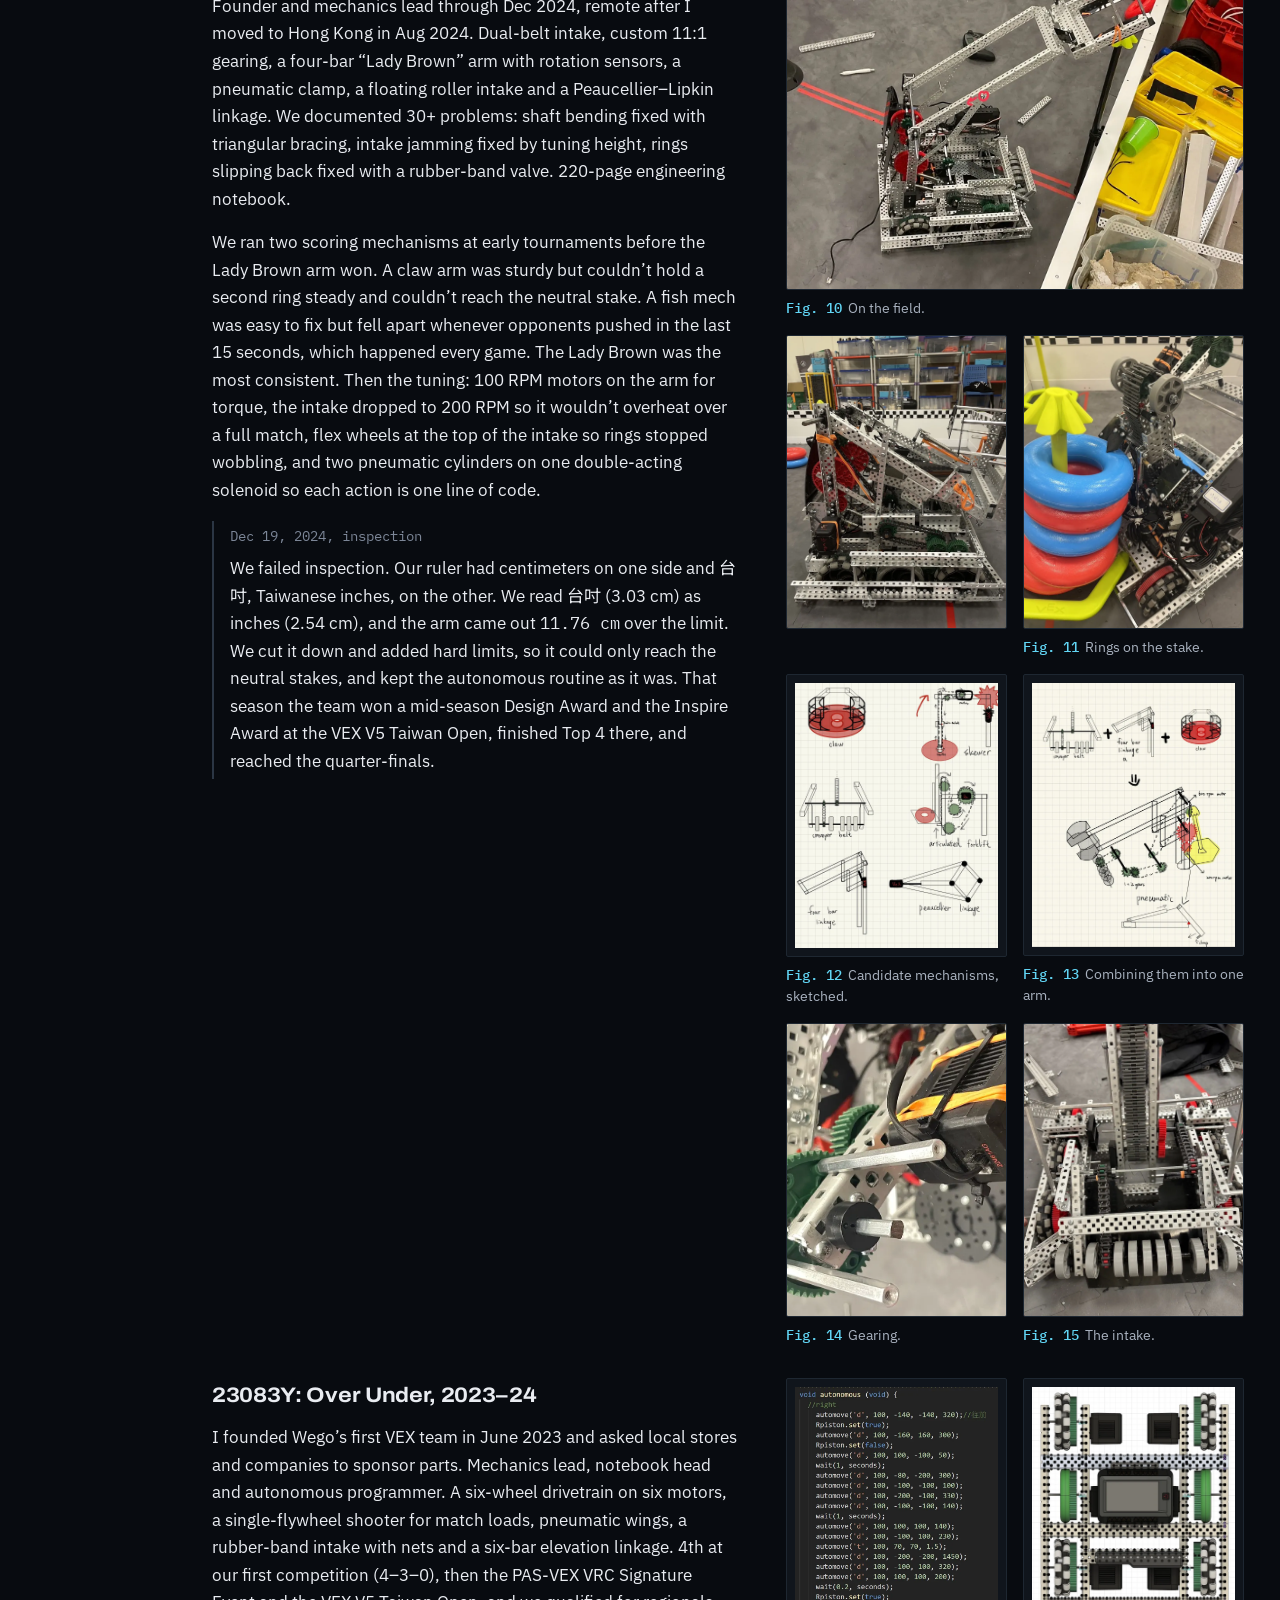
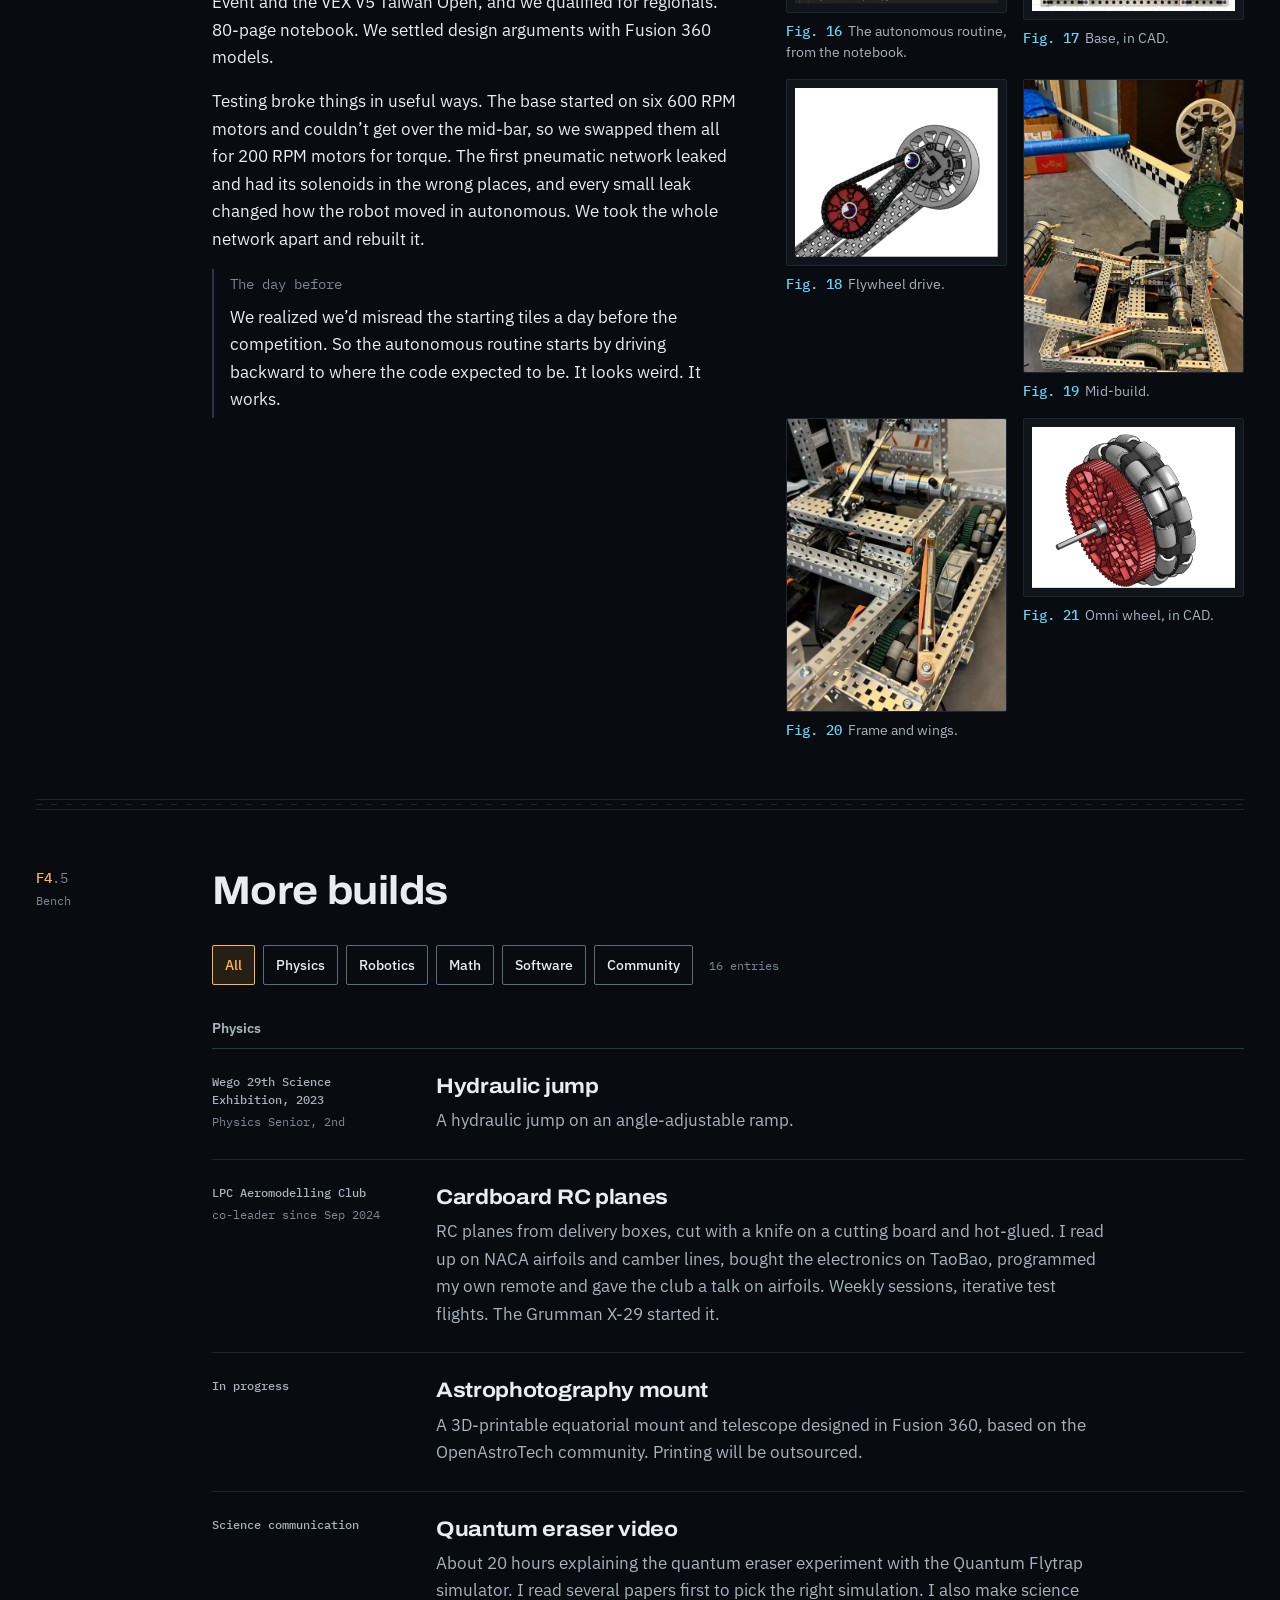
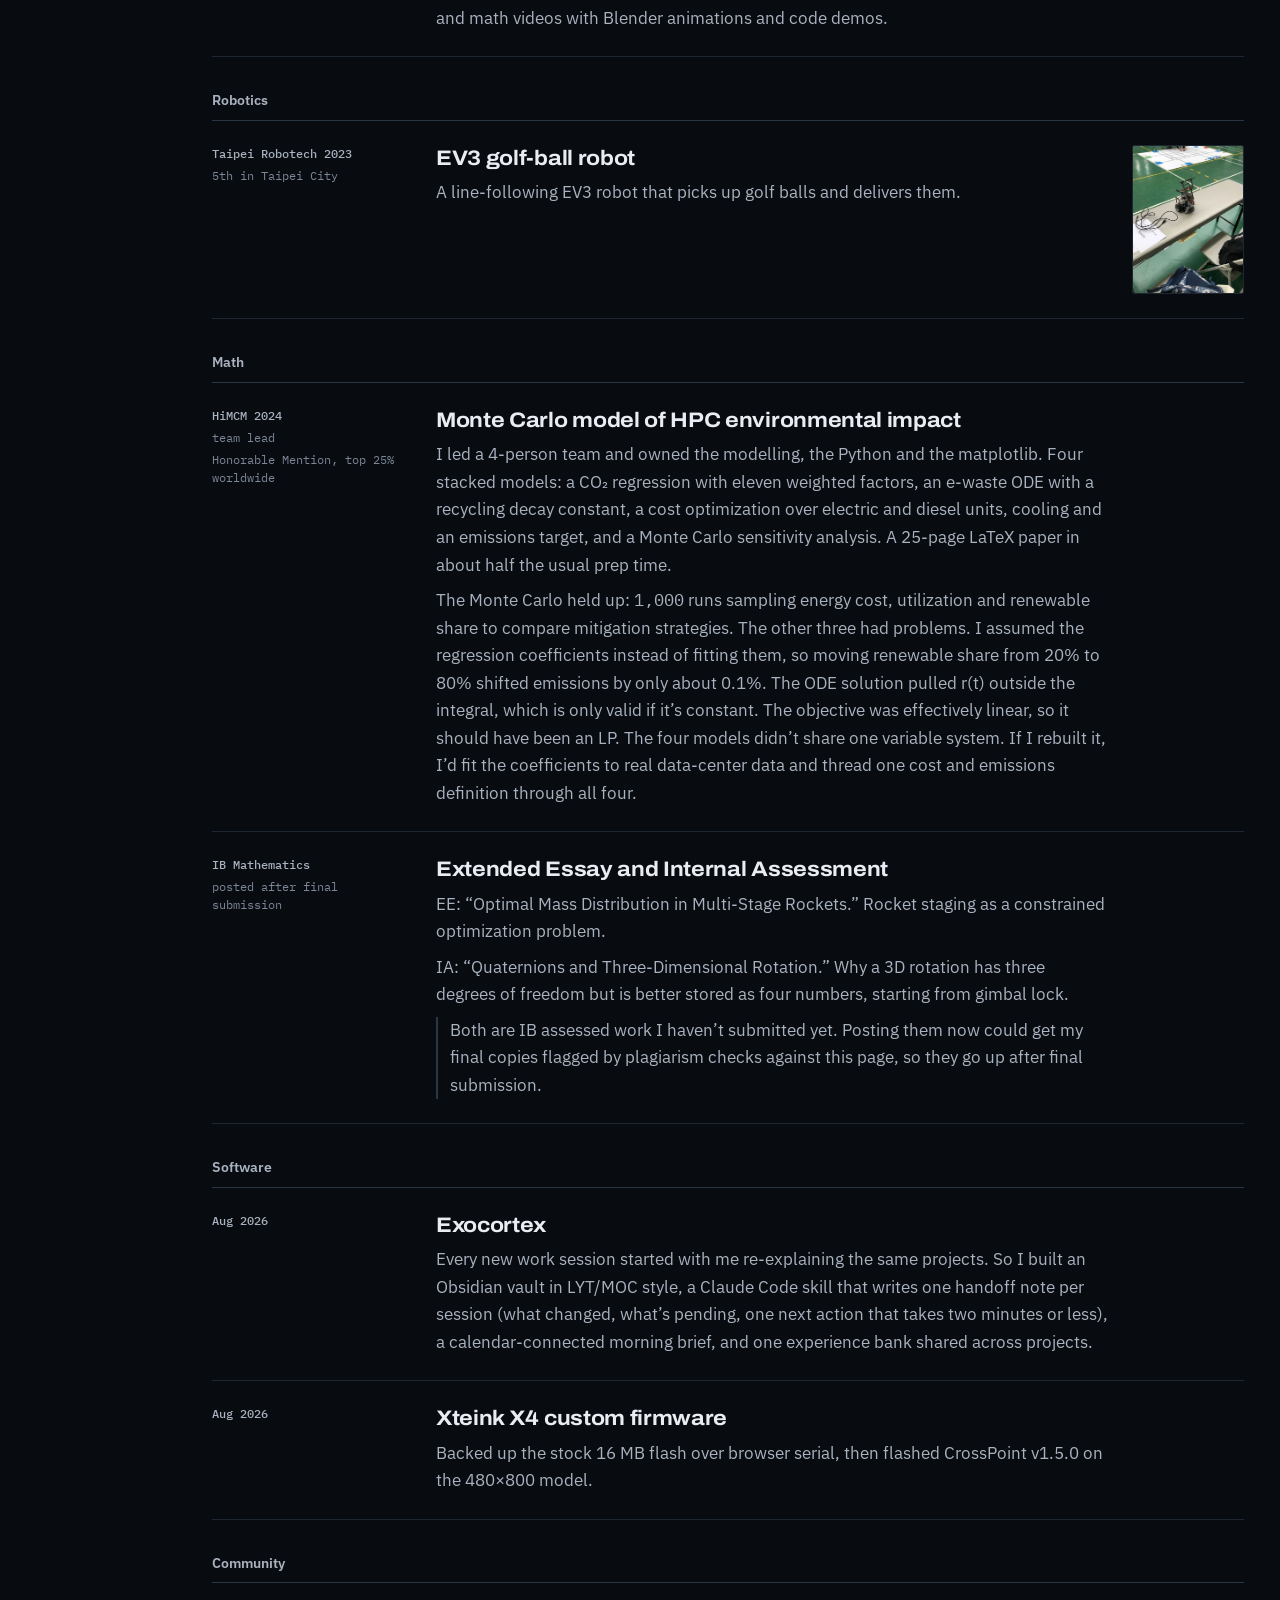
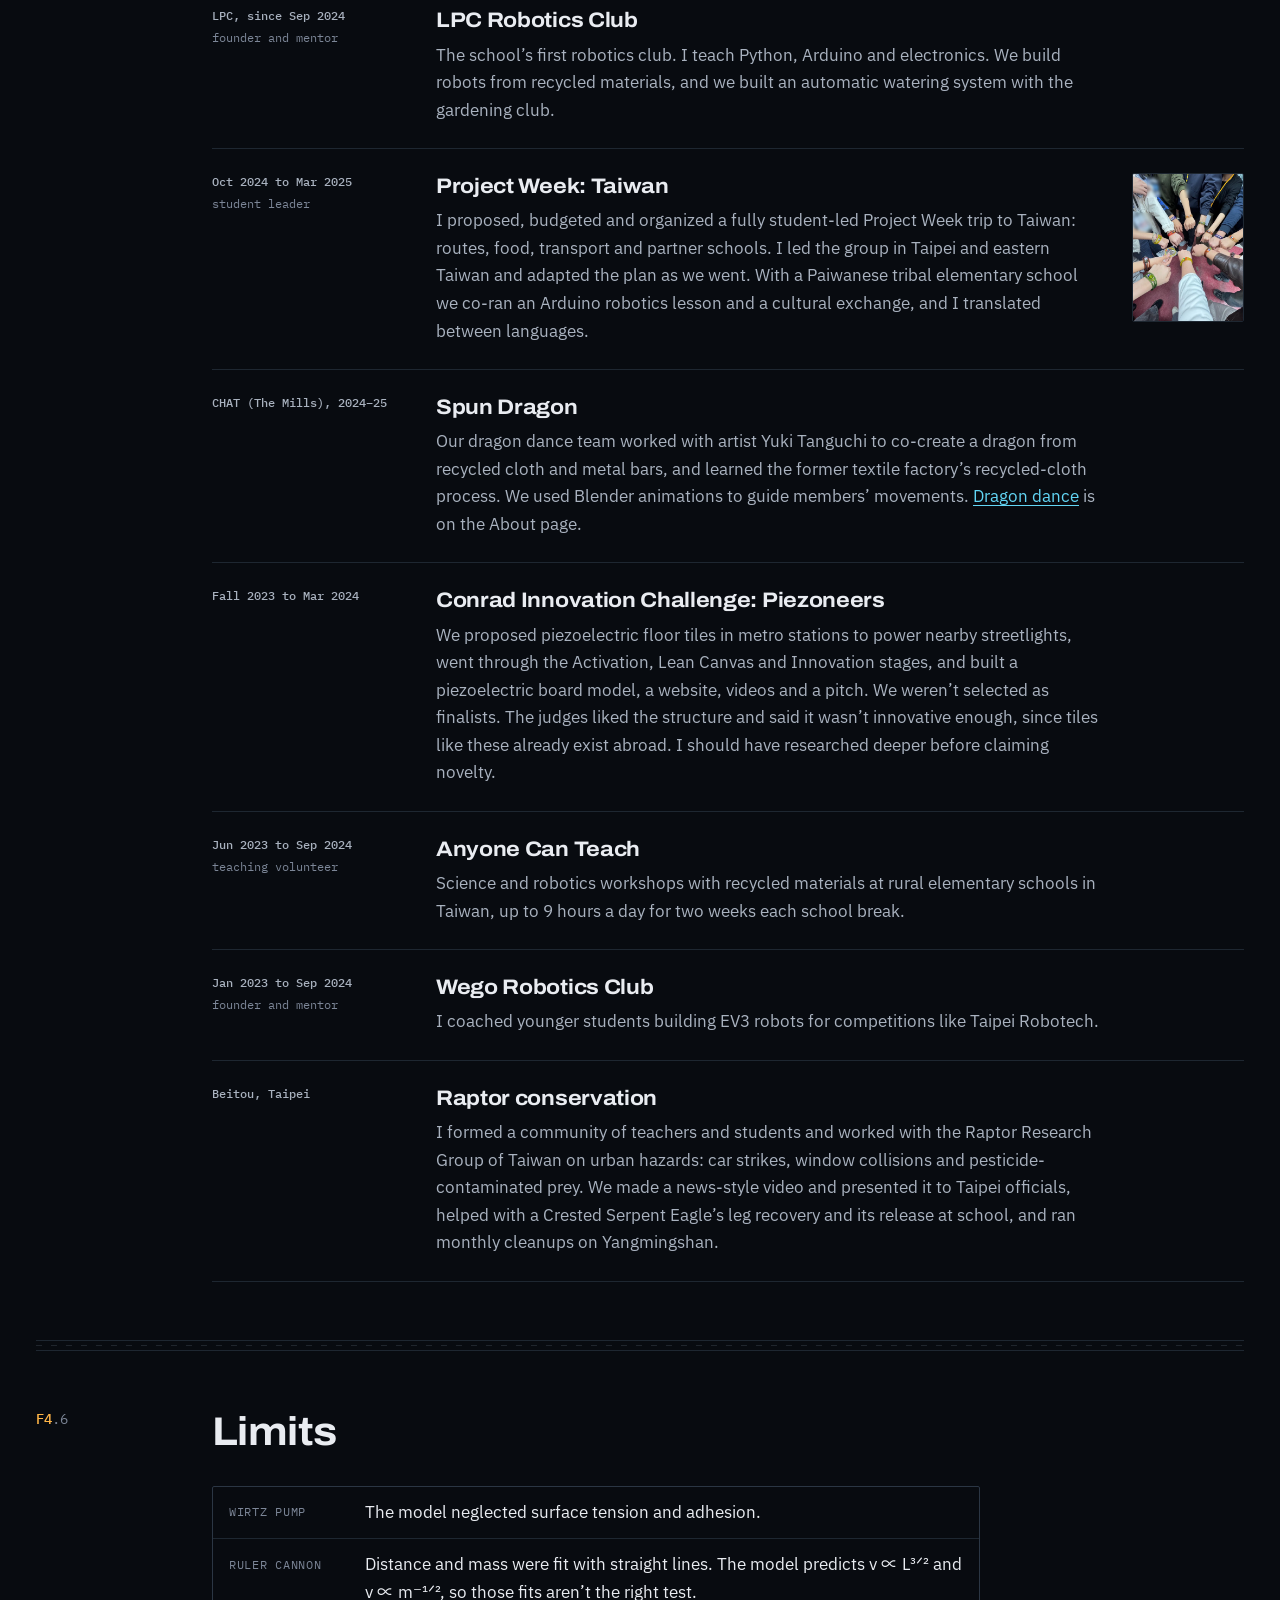
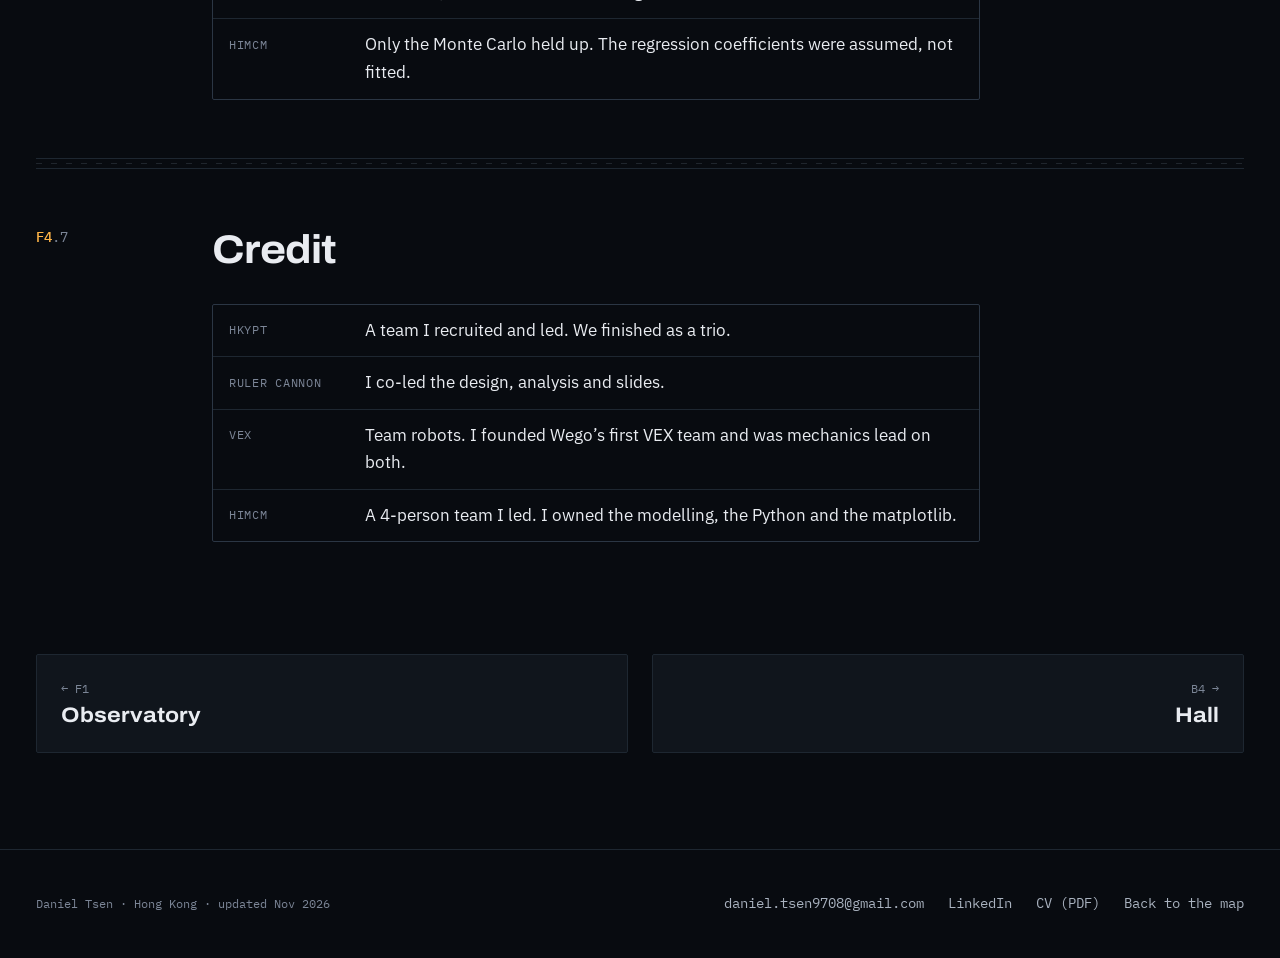
<file: builds.html>
<!doctype html>
<html lang="en">
<head>
<meta charset="utf-8">
<meta name="viewport" content="width=device-width, initial-scale=1, viewport-fit=cover">
<title>Builds · Daniel Tsen</title>
<meta name="description" content="Wirtz pump (170.7 cm lift, under a 379 cm model bound) and ruler cannon for HKYPT, two VEX robots, HiMCM Monte Carlo, clubs and side builds.">
<meta name="theme-color" content="#080B10">
<meta property="og:type" content="website">
<meta property="og:title" content="Builds · Daniel Tsen">
<meta property="og:description" content="Wirtz pump (170.7 cm lift, under a 379 cm model bound) and ruler cannon for HKYPT, two VEX robots, HiMCM Monte Carlo, clubs and side builds.">
<meta property="og:url" content="https://danieltsen.com/builds.html">
<meta property="og:image" content="https://danieltsen.com/assets/img/og.jpg">
<meta property="og:image:width" content="1200">
<meta property="og:image:height" content="675">
<meta property="og:image:alt" content="Screen recording frame of the lab simulation with 500 agents">
<meta name="twitter:card" content="summary_large_image">
<link rel="canonical" href="https://danieltsen.com/builds.html">
<link rel="icon" href="data:image/svg+xml,%3Csvg%20xmlns%3D%22http%3A//www.w3.org/2000/svg%22%20viewBox%3D%220%200%2032%2032%22%3E%3Crect%20width%3D%2232%22%20height%3D%2232%22%20rx%3D%226%22%20fill%3D%22%23080B10%22/%3E%3Cpath%20d%3D%22M6%2011h20M6%2021h20M11%206v20M21%206v20%22%20stroke%3D%22%231F2833%22%20stroke-width%3D%222%22/%3E%3Ccircle%20cx%3D%2221%22%20cy%3D%2211%22%20r%3D%224%22%20fill%3D%22%23FFB547%22/%3E%3Ccircle%20cx%3D%2211%22%20cy%3D%2221%22%20r%3D%222.5%22%20fill%3D%22%2362D6F5%22/%3E%3C/svg%3E">
<link rel="preconnect" href="https://fonts.googleapis.com">
<link rel="preconnect" href="https://fonts.gstatic.com" crossorigin>
<link rel="stylesheet" href="https://fonts.googleapis.com/css2?family=Archivo:wdth,wght@100..125,500..800&family=IBM+Plex+Mono:wght@400;500;600&family=IBM+Plex+Sans:ital,wght@0,400;0,500;0,600;1,400&display=swap">
<link rel="stylesheet" href="https://fonts.googleapis.com/css2?family=Noto+Sans+TC:wght@400;500&display=swap&text=%E4%B8%AD%E4%BA%BA%E5%85%81%E5%8F%B0%E5%90%8B%E5%9F%B9%E5%AD%B8%E5%AE%B6%E5%BA%AD%E6%89%8D%E6%94%AF%E6%94%B6%E6%98%B1%E6%9B%BE%E6%9F%A5%E6%B5%A9%E7%94%9F%E7%95%AB%E7%A0%94%E7%A7%91%E7%A9%B6%E8%82%B2%E8%98%87%E8%A8%88%E8%AA%BF%E9%AB%98%E9%BD%8A">
<link rel="stylesheet" href="assets/css/site.css">
</head>
<body>
<canvas id="bg" aria-hidden="true"></canvas><div class="vignette" aria-hidden="true"></div>
<a class="sr skip" href="#main">Skip to content</a>
<header class="top">
  <div class="top-in">
    <a class="brand" href="index.html" aria-label="Daniel Tsen, back to the city map"><img class="avatar" src="assets/img/me-face.webp" alt="" width="320" height="320"><b>Daniel Tsen</b><span lang="zh-Hant">曾浩允</span></a>
    <nav class="tabs" aria-label="Pages"><a href="index.html"><i>MAP</i>City</a><a href="about.html"><i>D4</i>About</a><a href="simulation.html"><i>D2</i>Simulation</a><a href="peptides.html"><i>B2</i>Peptides</a><a href="exoplanet.html"><i>F1</i>Exoplanet</a><a href="builds.html" aria-current="page"><i>F4</i>Builds</a><a href="honors.html"><i>B4</i>Honors</a></nav>
  </div>
</header>
<main id="main" class="page">
  <header class="hero">
    <p class="addr"><b>F4</b> <span>Workshop</span> <span>Builds</span></p>
    <div class="title">
      <h1>Builds</h1>
      <p class="lede">Work outside the lab. Two physics problems I took to a tournament, two robots, and the rest of the bench. Some are mine alone, some were team builds I led.</p>
    </div>
    <div class="plate"><svg class="map" viewBox="0 0 316 228" width="316" height="228" role="img" aria-label="Map: Workshop at grid F4" focusable="false"><rect class="blk" x="8" y="8" width="36" height="36"/><rect class="blk" x="52" y="8" width="36" height="36"/><rect class="blk" x="96" y="8" width="36" height="36"/><rect class="blk" x="140" y="8" width="36" height="36"/><rect class="blk" x="184" y="8" width="36" height="36"/><rect class="blk" x="228" y="8" width="36" height="36"/><rect class="blk" x="272" y="8" width="36" height="36"/><rect class="blk" x="8" y="52" width="36" height="36"/><rect class="blk" x="52" y="52" width="36" height="36"/><rect class="blk" x="96" y="52" width="36" height="36"/><rect class="blk" x="140" y="52" width="36" height="36"/><rect class="blk" x="184" y="52" width="36" height="36"/><rect class="blk" x="228" y="52" width="36" height="36"/><rect class="blk" x="272" y="52" width="36" height="36"/><rect class="blk" x="8" y="96" width="36" height="36"/><rect class="blk" x="52" y="96" width="36" height="36"/><rect class="blk" x="96" y="96" width="36" height="36"/><rect class="blk" x="140" y="96" width="36" height="36"/><rect class="blk" x="184" y="96" width="36" height="36"/><rect class="blk" x="228" y="96" width="36" height="36"/><rect class="blk" x="272" y="96" width="36" height="36"/><rect class="blk" x="8" y="140" width="36" height="36"/><rect class="blk" x="52" y="140" width="36" height="36"/><rect class="blk" x="96" y="140" width="36" height="36"/><rect class="blk" x="140" y="140" width="36" height="36"/><rect class="blk" x="184" y="140" width="36" height="36"/><rect class="blk" x="228" y="140" width="36" height="36"/><rect class="blk" x="272" y="140" width="36" height="36"/><rect class="blk" x="8" y="184" width="36" height="36"/><rect class="blk" x="52" y="184" width="36" height="36"/><rect class="blk" x="96" y="184" width="36" height="36"/><rect class="blk" x="140" y="184" width="36" height="36"/><rect class="blk" x="184" y="184" width="36" height="36"/><rect class="blk" x="228" y="184" width="36" height="36"/><rect class="blk" x="272" y="184" width="36" height="36"/><rect class="bld here" x="234" y="146" width="24" height="24"/><rect class="here-in" x="239" y="151" width="14" height="14"/><rect class="bld" x="146" y="58" width="24" height="24"/><rect class="bld" x="58" y="58" width="24" height="24"/><rect class="bld" x="234" y="14" width="24" height="24"/><rect class="bld" x="58" y="146" width="24" height="24"/><rect class="bld" x="146" y="146" width="24" height="24"/><rect class="bld" x="278" y="102" width="24" height="24"/></svg><p><span>You are here</span><b>F4 Workshop</b></p></div>
    <div class="lead pair"><figure class="shot"><img src="assets/img/pump-reel.webp" width="900" height="1196" decoding="async" alt="Wirtz pump version 2: a coiled tube on a teal hose reel mounted in a frame" data-zoom><figcaption><b>Fig. 1</b> Version 2 on the hose reel.</figcaption></figure><figure class="shot"><video data-auto muted loop playsinline preload="none" width="360" height="640" poster="assets/video/wirtz-pump-poster.webp"><source src="assets/video/wirtz-pump.mp4" type="video/mp4"></video><figcaption><b>Rec. 1</b> Running in the tub. From the tournament deck.</figcaption></figure></div>
  </header>
  <div class="stats">
    <p class="key-k">Key</p>
    <div class="stat"><b>Silver</b><span>HKYPT 2024–25, 6th in Hong Kong</span></div>
    <div class="stat"><b>170.7 cm</b><span>highest Wirtz pump lift, under a 379 cm model bound</span></div>
    <div class="stat"><b>23rd → 4th</b><span>our VEX team’s rank in Taiwan over two years</span></div>
  </div>
  <details class="jump" open>
    <summary>On this page <span>6</span></summary>
    <nav aria-label="On this page">
      <a href="#hkypt"><span>F4.1</span>Hong Kong Young Physicists’ Tournament<i aria-hidden="true">↓</i></a>
      <a href="#wirtz"><span>F4.2</span>How high can a coiled tube pump water?<i aria-hidden="true">↓</i></a>
      <a href="#ruler"><span>F4.3</span>How fast does the ball leave the rulers?<i aria-hidden="true">↓</i></a>
      <a href="#vex"><span>F4.4</span>Two robots, from 23rd to 4th in Taiwan<i aria-hidden="true">↓</i></a>
      <a href="#more"><span>F4.5</span>More builds<i aria-hidden="true">↓</i></a>
      <a href="#limits"><span>F4.6–7</span>Limits · Credit<i aria-hidden="true">↓</i></a>
    </nav>
  </details>

  <section class="block" id="hkypt" aria-labelledby="hkypt-h">
    <p class="idx"><span><b>F4</b>.1</span><small>2024–25</small></p>
    <div class="body">
      <h2 id="hkypt-h">Hong Kong Young Physicists’ Tournament</h2>
      <div class="prose">
        <p>I recruited the team and led it from Sep 2024 to the final on Feb 22, 2025. We finished as a trio. Each round is a 12-minute report, then the other team opposes it in front of a jury of physicists. We made the final, placed 6th in Hong Kong and took a Silver Medal.</p>
      </div>
    </div>
  </section>

  <section class="block" id="wirtz" aria-labelledby="wirtz-h">
    <p class="idx"><span><b>F4</b>.2</span><small>Problem 16</small></p>
    <div class="body">
      <h2 id="wirtz-h">How high can a coiled tube pump water?</h2>
      <div class="split">
        <div class="prose">
          <p>A Wirtz pump is a coiled tube that dips one end into water once per turn. The question is how high it can push water, and why. Each turn scoops a plug of water and a pocket of air. Each half-loop then acts like a pair of connected vessels, so the pressure differences stack up coil by coil, following Δp = ρgΔh.</p>
          <p>I derived the Archimedes spiral in polar coordinates, built the upper-bound model from the level difference in each loop plus the air pockets in the outlet, and measured the air lift (about 6.2 cm per pocket) because the published air-lift formula needed quantities we couldn’t measure.</p>
          <p>Version 1 was a miniature on a CD with a syringe. Version 2 was a garden hose reel on a 12 V motor, with PVC-reinforced fiber tubing to keep the coils round and L-shaped copper tubing from copper bars I sawed by hand. I swept angular velocity, submersion, coil count, tube diameter and geometry.</p>
        </div>
        <div class="stack">
          <div class="stats">
            <div class="stat"><b>170.7 cm</b><span>highest lift, at 50% submersion</span></div>
            <div class="stat"><b>379 cm</b><span>model’s upper bound for the 5-loop pump</span></div>
            <div class="stat"><b>0.9967</b><span>R² for lift against submersion</span></div>
          </div>
          <div class="prose"><p>The bound adds up the water-column differences in the five loops (237.16 cm) and the air pockets riding up the outlet. At the reference setup (5 loops, 30% submersion, 3.163 rad/s) we measured 142.6 cm, and every run stayed under the bound. The gap has two causes. The water in each loop only reaches part of its maximum level difference, and some water runs back down past the air pockets and lets air escape.</p>
          <p>More loops pushed water higher: 82 cm with 3, 102.3 with 4, 142.6 with 5. Lift rose in a straight line with submersion, up to 170.7 cm at 50%, though at 100% there’s no air at all and lift drops to zero, so there has to be an optimum. A narrower tube made almost no difference (148.2 cm against 142.6). Speed didn’t matter until about 4 rad/s. Past that the pump couldn’t fill each loop, and the waves in the tub scattered the readings.</p></div>
        </div>
      </div>
      <div class="gallery g2 notes">
        <figure class="shot"><img src="assets/img/pump-notes-1.webp" width="1000" height="1293" loading="lazy" alt="Handwritten derivation of the total volume of the spiral tube" data-zoom><figcaption><b>Fig. 2</b> Spiral volume, by hand.</figcaption></figure>
        <figure class="shot"><img src="assets/img/pump-notes-2.webp" width="1000" height="1293" loading="lazy" alt="Handwritten integral of secant cubed used in the arc-length calculation" data-zoom><figcaption><b>Fig. 3</b> The arc-length integral.</figcaption></figure>
      </div>
      <div class="logs">
        <article class="log"><span class="when">Night builds</span><p>Two-way valves let the air pockets flow backward, so I swapped them for one-way valves. Then I hunted leaks, tuned submersion depth, and widened the pipes so siphoning stopped faking the height readings. Power up, shut down, pull it out of the water, again. It works best horizontally.</p></article>
        <article class="log"><span class="when">HKYPT final, Feb 22, 2025</span><p>The opposing team said my model neglected surface tension and adhesion. My heart was racing. I stepped back and agreed. They were right.</p></article>
      </div>
    </div>
  </section>

  <section class="block" id="ruler" aria-labelledby="ruler-h">
    <p class="idx"><span><b>F4</b>.3</span><small>Problem 7</small></p>
    <div class="body">
      <h2 id="ruler-h">How fast does the ball leave the rulers?</h2>
      <div class="split">
        <div class="prose">
          <p>Press two rulers together with a ball between their ends and the ball shoots out. The rulers bend and store strain energy. Once the force beats static friction, they snap back and throw the ball.</p>
          <p>We modelled each ruler as a cantilever beam. The tip deflection is δ = FL³/3EI, the stored energy is ½Fδ, and setting that equal to ½mv² gives v = √(Fδ/m).</p>
          <p>An FSR402 force sensor on an Arduino measured the applied force. We filmed each shot, measured the speed in Tracker, and averaged 8 runs per point. We swept applied force (2–8 N), distance from the pivot (0.15–0.25 m), ruler material (plastic at about 1.93 GPa against stainless steel at 200 GPa), ball mass (2–6 g) and friction texture.</p>
        </div>
        <div class="stack">
          <div class="formula big">v = √(Fδ / m),  δ = FL³ / 3EI</div>
          <div class="prose"><p>Force against speed came out linear (R² = 0.9769), which is what the model predicts. Distance and mass also fit straight lines (R² = 0.9992 and 0.9694). The model predicts v ∝ L³ᐟ² and v ∝ m⁻¹ᐟ², so a straight-line fit isn’t the right test for those two. Friction texture barely mattered.</p></div>
        </div>
      </div>
      <div class="gallery g3">
        <figure class="shot chart"><img src="assets/img/ruler-graph-force.webp" width="550" height="321" loading="lazy" alt="Graph of ejection speed against applied force with a linear fit, R squared 0.9769" data-zoom><figcaption><b>Fig. 4</b> Speed vs force.</figcaption></figure>
        <figure class="shot chart"><img src="assets/img/ruler-graph-distance.webp" width="642" height="331" loading="lazy" alt="Graph of ejection speed against distance of applied force with a linear fit, R squared 0.9992" data-zoom><figcaption><b>Fig. 5</b> Speed vs distance from the pivot.</figcaption></figure>
        <figure class="shot chart"><img src="assets/img/ruler-graph-mass.webp" width="547" height="322" loading="lazy" alt="Graph of ejection speed against ball mass with a linear fit, R squared 0.9694" data-zoom><figcaption><b>Fig. 6</b> Speed vs ball mass.</figcaption></figure>
      </div>
      <div class="gallery g4">
        <figure class="shot chart"><img src="assets/img/ruler-fbd-1.webp" width="1000" height="724" loading="lazy" alt="Free-body diagram of a ball between two angled rulers before force is applied" data-zoom><figcaption><b>Fig. 7</b> Before the push.</figcaption></figure>
        <figure class="shot chart"><img src="assets/img/ruler-fbd-2.webp" width="1000" height="749" loading="lazy" alt="Free-body diagram of the bent rulers ejecting the ball" data-zoom><figcaption><b>Fig. 8</b> During the push.</figcaption></figure>
        <figure class="shot"><img src="assets/img/ruler-sensor.webp" width="700" height="933" loading="lazy" alt="Arduino with a breadboard and an FSR402 force sensor on a cutting mat" data-zoom><figcaption><b>Fig. 9</b> The force sensor rig.</figcaption></figure>
        <figure class="shot"><video data-auto muted loop playsinline preload="none" width="800" height="450" poster="assets/video/ruler-launch-poster.webp"><source src="assets/video/ruler-launch.mp4" type="video/mp4"></video><figcaption><b>Rec. 2</b> The launch. From the tournament deck.</figcaption></figure>
      </div>
    </div>
  </section>

  <section class="block" id="vex" aria-labelledby="vex-h">
    <p class="idx"><span><b>F4</b>.4</span><small>2023–25</small></p>
    <div class="body">
      <h2 id="vex-h">Two robots, from 23rd to 4th in Taiwan</h2>
      <div class="split">
        <div class="prose">
          <h3>23083Z: High Stakes, 2024–25</h3>
          <p>Founder and mechanics lead through Dec 2024, remote after I moved to Hong Kong in Aug 2024. Dual-belt intake, custom 11:1 gearing, a four-bar “Lady Brown” arm with rotation sensors, a pneumatic clamp, a floating roller intake and a Peaucellier–Lipkin linkage. We documented 30+ problems: shaft bending fixed with triangular bracing, intake jamming fixed by tuning height, rings slipping back fixed with a rubber-band valve. 220-page engineering notebook.</p>
          <p>We ran two scoring mechanisms at early tournaments before the Lady Brown arm won. A claw arm was sturdy but couldn’t hold a second ring steady and couldn’t reach the neutral stake. A fish mech was easy to fix but fell apart whenever opponents pushed in the last 15 seconds, which happened every game. The Lady Brown was the most consistent. Then the tuning: 100 RPM motors on the arm for torque, the intake dropped to 200 RPM so it wouldn’t overheat over a full match, flex wheels at the top of the intake so rings stopped wobbling, and two pneumatic cylinders on one double-acting solenoid so each action is one line of code.</p>
          <article class="log"><span class="when">Dec 19, 2024, inspection</span><p>We failed inspection. Our ruler had centimeters on one side and 台吋, Taiwanese inches, on the other. We read 台吋 (3.03 cm) as inches (2.54 cm), and the arm came out <span class="num">11.76 cm</span> over the limit. We cut it down and added hard limits, so it could only reach the neutral stakes, and kept the autonomous routine as it was. That season the team won a mid-season Design Award and the Inspire Award at the VEX V5 Taiwan Open, finished Top 4 there, and reached the quarter-finals.</p></article>
        </div>
        <div class="gallery g2">
          <figure class="shot wide"><img src="assets/img/vex-23083z-field.webp" width="1200" height="900" loading="lazy" alt="23083Z on the field" data-zoom><figcaption><b>Fig. 10</b> On the field.</figcaption></figure>
          
          <figure class="shot"><img src="assets/img/vex-23083z-front.webp" width="1000" height="1333" loading="lazy" alt="VEX robot 23083Z from the front, with red sprockets and an arm" data-zoom><figcaption class="sr">VEX robot 23083Z from the front, with red sprockets and an arm</figcaption></figure>
          <figure class="shot"><img src="assets/img/vex-z-stake.webp" width="900" height="1200" loading="lazy" alt="23083Z next to a mobile goal stacked with red and blue rings" data-zoom><figcaption><b>Fig. 11</b> Rings on the stake.</figcaption></figure>
          <figure class="shot chart"><img src="assets/img/vex-z-sketch-mechs.webp" width="900" height="1172" loading="lazy" alt="Hand sketches of candidate mechanisms: a claw, a shower intake, a four-bar linkage, an articulated forklift and a Peaucellier linkage" data-zoom><figcaption><b>Fig. 12</b> Candidate mechanisms, sketched.</figcaption></figure>
          <figure class="shot chart"><img src="assets/img/vex-z-sketch-arm.webp" width="900" height="1171" loading="lazy" alt="Sketch combining a four-bar linkage and a claw into one arm with pneumatics" data-zoom><figcaption><b>Fig. 13</b> Combining them into one arm.</figcaption></figure>
          <figure class="shot"><img src="assets/img/vex-z-gears.webp" width="1000" height="750" loading="lazy" alt="Close-up of green gears and a motor on the drivetrain" data-zoom><figcaption><b>Fig. 14</b> Gearing.</figcaption></figure>
          <figure class="shot"><img src="assets/img/vex-z-intake.webp" width="900" height="1200" loading="lazy" alt="The intake belt and rollers from the front" data-zoom><figcaption><b>Fig. 15</b> The intake.</figcaption></figure>
        </div>
      </div>
      <div class="split">
        <div class="prose">
          <h3>23083Y: Over Under, 2023–24</h3>
          <p>I founded Wego’s first VEX team in June 2023 and asked local stores and companies to sponsor parts. Mechanics lead, notebook head and autonomous programmer. A six-wheel drivetrain on six motors, a single-flywheel shooter for match loads, pneumatic wings, a rubber-band intake with nets and a six-bar elevation linkage. 4th at our first competition (4–3–0), then the PAS-VEX VRC Signature Event and the VEX V5 Taiwan Open, and we qualified for regionals. 80-page notebook. We settled design arguments with Fusion 360 models.</p>
          <p>Testing broke things in useful ways. The base started on six 600 RPM motors and couldn’t get over the mid-bar, so we swapped them all for 200 RPM motors for torque. The first pneumatic network leaked and had its solenoids in the wrong places, and every small leak changed how the robot moved in autonomous. We took the whole network apart and rebuilt it.</p>
          <article class="log"><span class="when">The day before</span><p>We realized we’d misread the starting tiles a day before the competition. So the autonomous routine starts by driving backward to where the code expected to be. It looks weird. It works.</p></article>
        </div>
        <div class="gallery g2">
          <figure class="shot chart"><img src="assets/img/vex-y-auton-code.webp" width="764" height="816" loading="lazy" alt="Autonomous routine code: a sequence of automove and piston commands with waits" data-zoom><figcaption><b>Fig. 16</b> The autonomous routine, from the notebook.</figcaption></figure>
          <figure class="shot chart"><img src="assets/img/vex-y-base-cad.webp" width="900" height="996" loading="lazy" alt="Top-down CAD of the 23083Y base with omni wheels, motors and the brain" data-zoom><figcaption><b>Fig. 17</b> Base, in CAD.</figcaption></figure>
          <figure class="shot chart"><img src="assets/img/vex-y-flywheel-cad.webp" width="700" height="586" loading="lazy" alt="CAD of a chain-driven flywheel with red sprocket" data-zoom><figcaption><b>Fig. 18</b> Flywheel drive.</figcaption></figure>
          <figure class="shot"><img src="assets/img/vex-y-build-2.webp" width="1000" height="750" loading="lazy" alt="23083Y partly built, with the flywheel tower" data-zoom><figcaption><b>Fig. 19</b> Mid-build.</figcaption></figure>
          <figure class="shot"><img src="assets/img/vex-y-build-4.webp" width="1000" height="750" loading="lazy" alt="23083Y frame and wings" data-zoom><figcaption><b>Fig. 20</b> Frame and wings.</figcaption></figure>
          <figure class="shot chart"><img src="assets/img/vex-y-omni-cad.webp" width="800" height="636" loading="lazy" alt="CAD of an omni wheel with a red gear" data-zoom><figcaption><b>Fig. 21</b> Omni wheel, in CAD.</figcaption></figure>
        </div>
      </div>
    </div>
  </section>

  <section class="block" id="more" aria-labelledby="more-h">
    <p class="idx"><span><b>F4</b>.5</span><small>Bench</small></p>
    <div class="body">
      <h2 id="more-h">More builds</h2>
      <div class="filters" role="group" aria-label="Filter builds">
        <button class="btn small ghost" type="button" data-filter="all" aria-pressed="true">All</button>
        <button class="btn small ghost" type="button" data-filter="physics" aria-pressed="false">Physics</button>
        <button class="btn small ghost" type="button" data-filter="robotics" aria-pressed="false">Robotics</button>
        <button class="btn small ghost" type="button" data-filter="math" aria-pressed="false">Math</button>
        <button class="btn small ghost" type="button" data-filter="software" aria-pressed="false">Software</button>
        <button class="btn small ghost" type="button" data-filter="community" aria-pressed="false">Community</button>
        <span class="count" id="filter-count" aria-live="polite">16 entries</span>
      </div>
      <div class="bench">
<div class="bench-g" role="group" aria-labelledby="bench-physics"><p class="bench-k" id="bench-physics">Physics</p>
<article class="row" data-tags="physics"><p class="k"><b>Wego 29th Science Exhibition, 2023</b><span>Physics Senior, 2nd</span></p><div class="row-b"><h3>Hydraulic jump</h3><p>A hydraulic jump on an angle-adjustable ramp.</p></div></article>
<article class="row" data-tags="physics"><p class="k"><b>LPC Aeromodelling Club</b><span>co-leader since Sep 2024</span></p><div class="row-b"><h3>Cardboard RC planes</h3><p>RC planes from delivery boxes, cut with a knife on a cutting board and hot-glued. I read up on NACA airfoils and camber lines, bought the electronics on TaoBao, programmed my own remote and gave the club a talk on airfoils. Weekly sessions, iterative test flights. The Grumman X-29 started it.</p></div></article>
<article class="row" data-tags="physics"><p class="k"><b>In progress</b></p><div class="row-b"><h3>Astrophotography mount</h3><p>A 3D-printable equatorial mount and telescope designed in Fusion 360, based on the OpenAstroTech community. Printing will be outsourced.</p></div></article>
<article class="row" data-tags="physics community"><p class="k"><b>Science communication</b></p><div class="row-b"><h3>Quantum eraser video</h3><p>About 20 hours explaining the quantum eraser experiment with the Quantum Flytrap simulator. I read several papers first to pick the right simulation. I also make science and math videos with Blender animations and code demos.</p></div></article>
</div>
<div class="bench-g" role="group" aria-labelledby="bench-robotics"><p class="bench-k" id="bench-robotics">Robotics</p>
<article class="row" data-tags="robotics"><p class="k"><b>Taipei Robotech 2023</b><span>5th in Taipei City</span></p><div class="row-b"><h3>EV3 golf-ball robot</h3><p>A line-following EV3 robot that picks up golf balls and delivers them.</p></div><div class="thumbs"><figure><img src="assets/img/ev3-robot.webp" width="1000" height="1333" loading="lazy" alt="Small EV3 robot on a competition mat" data-zoom><figcaption class="sr">Small EV3 robot on a competition mat</figcaption></figure></div></article>
</div>
<div class="bench-g" role="group" aria-labelledby="bench-math"><p class="bench-k" id="bench-math">Math</p>
<article class="row" data-tags="math"><p class="k"><b>HiMCM 2024</b><span>team lead</span><span>Honorable Mention, top 25% worldwide</span></p><div class="row-b"><h3>Monte Carlo model of HPC environmental impact</h3><p>I led a 4-person team and owned the modelling, the Python and the matplotlib. Four stacked models: a CO₂ regression with eleven weighted factors, an e-waste ODE with a recycling decay constant, a cost optimization over electric and diesel units, cooling and an emissions target, and a Monte Carlo sensitivity analysis. A 25-page LaTeX paper in about half the usual prep time.</p><p>The Monte Carlo held up: <span class='num'>1,000</span> runs sampling energy cost, utilization and renewable share to compare mitigation strategies. The other three had problems. I assumed the regression coefficients instead of fitting them, so moving renewable share from 20% to 80% shifted emissions by only about 0.1%. The ODE solution pulled r(t) outside the integral, which is only valid if it’s constant. The objective was effectively linear, so it should have been an LP. The four models didn’t share one variable system. If I rebuilt it, I’d fit the coefficients to real data-center data and thread one cost and emissions definition through all four.</p></div></article>
<article class="row" data-tags="math"><p class="k"><b>IB Mathematics</b><span>posted after final submission</span></p><div class="row-b"><h3>Extended Essay and Internal Assessment</h3><p>EE: “Optimal Mass Distribution in Multi-Stage Rockets.” Rocket staging as a constrained optimization problem.</p><p>IA: “Quaternions and Three-Dimensional Rotation.” Why a 3D rotation has three degrees of freedom but is better stored as four numbers, starting from gimbal lock.</p><p class='held'>Both are IB assessed work I haven’t submitted yet. Posting them now could get my final copies flagged by plagiarism checks against this page, so they go up after final submission.</p></div></article>
</div>
<div class="bench-g" role="group" aria-labelledby="bench-software"><p class="bench-k" id="bench-software">Software</p>
<article class="row" data-tags="software"><p class="k"><b>Aug 2026</b></p><div class="row-b"><h3>Exocortex</h3><p>Every new work session started with me re-explaining the same projects. So I built an Obsidian vault in LYT/MOC style, a Claude Code skill that writes one handoff note per session (what changed, what’s pending, one next action that takes two minutes or less), a calendar-connected morning brief, and one experience bank shared across projects.</p></div></article>
<article class="row" data-tags="software"><p class="k"><b>Aug 2026</b></p><div class="row-b"><h3>Xteink X4 custom firmware</h3><p>Backed up the stock 16 MB flash over browser serial, then flashed CrossPoint v1.5.0 on the 480×800 model.</p></div></article>
</div>
<div class="bench-g" role="group" aria-labelledby="bench-community"><p class="bench-k" id="bench-community">Community</p>
<article class="row" data-tags="community robotics"><p class="k"><b>LPC, since Sep 2024</b><span>founder and mentor</span></p><div class="row-b"><h3>LPC Robotics Club</h3><p>The school’s first robotics club. I teach Python, Arduino and electronics. We build robots from recycled materials, and we built an automatic watering system with the gardening club.</p></div></article>
<article class="row" data-tags="community"><p class="k"><b>Oct 2024 to Mar 2025</b><span>student leader</span></p><div class="row-b"><h3>Project Week: Taiwan</h3><p>I proposed, budgeted and organized a fully student-led Project Week trip to Taiwan: routes, food, transport and partner schools. I led the group in Taipei and eastern Taiwan and adapted the plan as we went. With a Paiwanese tribal elementary school we co-ran an Arduino robotics lesson and a cultural exchange, and I translated between languages.</p></div><div class="thumbs"><figure><img src="assets/img/project-week-taiwan.webp" width="900" height="1088" loading="lazy" alt="A circle of wrists, each wearing a beaded bracelet made during the Project Week trip in Taiwan" data-zoom><figcaption class="sr">A circle of wrists, each wearing a beaded bracelet made during the Project Week trip in Taiwan</figcaption></figure></div></article>
<article class="row" data-tags="community"><p class="k"><b>CHAT (The Mills), 2024–25</b></p><div class="row-b"><h3>Spun Dragon</h3><p>Our dragon dance team worked with artist Yuki Tanguchi to co-create a dragon from recycled cloth and metal bars, and learned the former textile factory’s recycled-cloth process. We used Blender animations to guide members’ movements. <a href='about.html#dragon'>Dragon dance</a> is on the About page.</p></div></article>
<article class="row" data-tags="community"><p class="k"><b>Fall 2023 to Mar 2024</b></p><div class="row-b"><h3>Conrad Innovation Challenge: Piezoneers</h3><p>We proposed piezoelectric floor tiles in metro stations to power nearby streetlights, went through the Activation, Lean Canvas and Innovation stages, and built a piezoelectric board model, a website, videos and a pitch. We weren’t selected as finalists. The judges liked the structure and said it wasn’t innovative enough, since tiles like these already exist abroad. I should have researched deeper before claiming novelty.</p></div></article>
<article class="row" data-tags="community"><p class="k"><b>Jun 2023 to Sep 2024</b><span>teaching volunteer</span></p><div class="row-b"><h3>Anyone Can Teach</h3><p>Science and robotics workshops with recycled materials at rural elementary schools in Taiwan, up to 9 hours a day for two weeks each school break.</p></div></article>
<article class="row" data-tags="community robotics"><p class="k"><b>Jan 2023 to Sep 2024</b><span>founder and mentor</span></p><div class="row-b"><h3>Wego Robotics Club</h3><p>I coached younger students building EV3 robots for competitions like Taipei Robotech.</p></div></article>
<article class="row" data-tags="community"><p class="k"><b>Beitou, Taipei</b></p><div class="row-b"><h3>Raptor conservation</h3><p>I formed a community of teachers and students and worked with the Raptor Research Group of Taiwan on urban hazards: car strikes, window collisions and pesticide-contaminated prey. We made a news-style video and presented it to Taipei officials, helped with a Crested Serpent Eagle’s leg recovery and its release at school, and ran monthly cleanups on Yangmingshan.</p></div></article>
</div>
      </div>
    </div>
  </section>

  <section class="block" id="limits" aria-labelledby="lim-h">
    <p class="idx"><span><b>F4</b>.6</span></p>
    <div class="body">
      <h2 id="lim-h">Limits</h2>
      <dl class="facts">
        <dt>Wirtz pump</dt><dd>The model neglected surface tension and adhesion.</dd>
        <dt>Ruler cannon</dt><dd>Distance and mass were fit with straight lines. The model predicts v ∝ L³ᐟ² and v ∝ m⁻¹ᐟ², so those fits aren’t the right test.</dd>
        <dt>HiMCM</dt><dd>Only the Monte Carlo held up. The regression coefficients were assumed, not fitted.</dd>
      </dl>
    </div>
  </section>

  <section class="block" id="credit" aria-labelledby="cred-h">
    <p class="idx"><span><b>F4</b>.7</span></p>
    <div class="body">
      <h2 id="cred-h">Credit</h2>
      <dl class="facts">
        <dt>HKYPT</dt><dd>A team I recruited and led. We finished as a trio.</dd>
        <dt>Ruler cannon</dt><dd>I co-led the design, analysis and slides.</dd>
        <dt>VEX</dt><dd>Team robots. I founded Wego’s first VEX team and was mechanics lead on both.</dd>
        <dt>HiMCM</dt><dd>A 4-person team I led. I owned the modelling, the Python and the matplotlib.</dd>
      </dl>
    </div>
  </section>
<nav class="next" aria-label="Next stop"><a href="exoplanet.html"><span>← F1</span><b>Observatory</b></a><a href="honors.html"><span>B4 →</span><b>Hall</b></a></nav>
</main>
<footer class="foot">
  <div class="foot-in">
    <span>Daniel Tsen · Hong Kong · updated Nov 2026</span>
    <span class="foot-links"><a href="mailto:daniel.tsen9708@gmail.com">daniel.tsen9708@gmail.com</a><a href="https://www.linkedin.com/in/daniel-tsen-28a840286/" data-placeholder rel="noopener">LinkedIn</a><a href="assets/Daniel-Tsen-CV.pdf">CV (PDF)</a><a href="index.html">Back to the map</a></span>
  </div>
</footer>
<dialog id="lightbox" aria-label="Enlarged figure"><button class="btn small ghost" type="button" data-close>Close</button><img alt=""><p></p></dialog>
<script src="assets/js/site.js" defer></script>
</body>
</html>
</file>
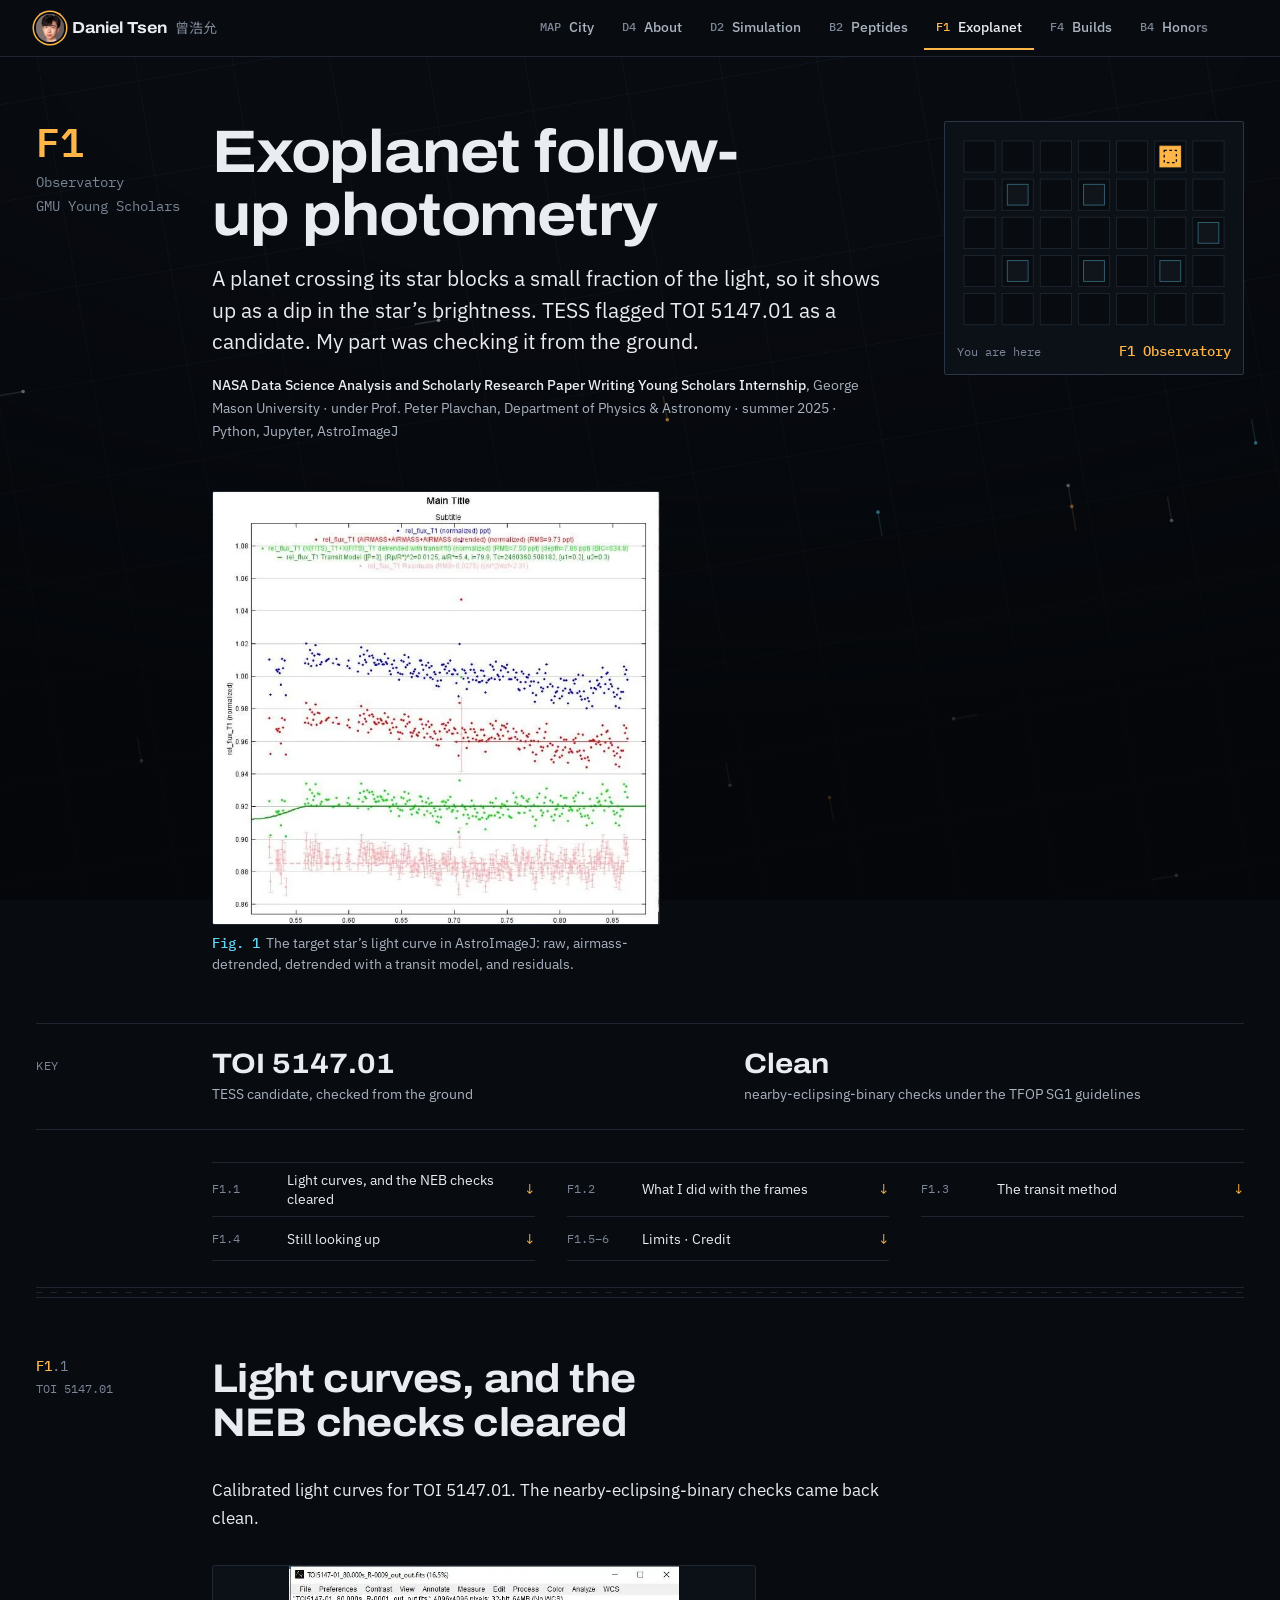
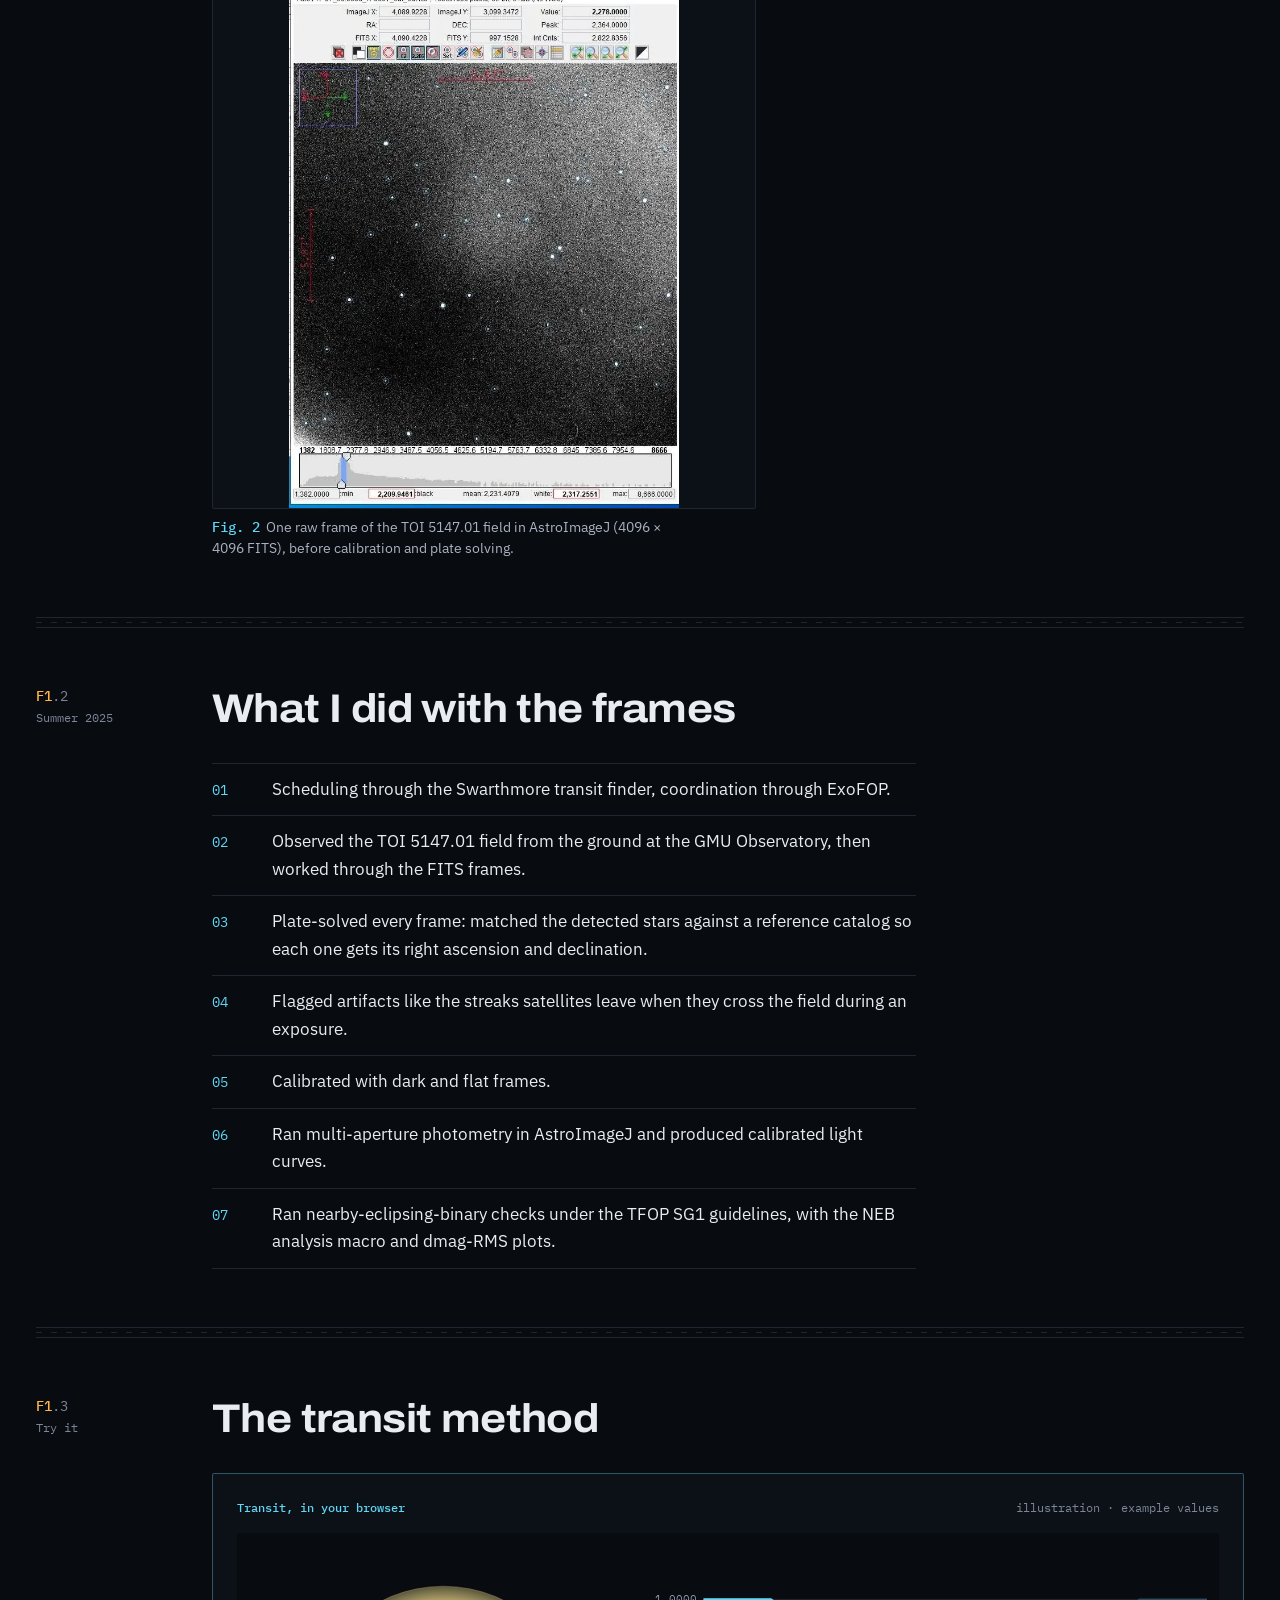
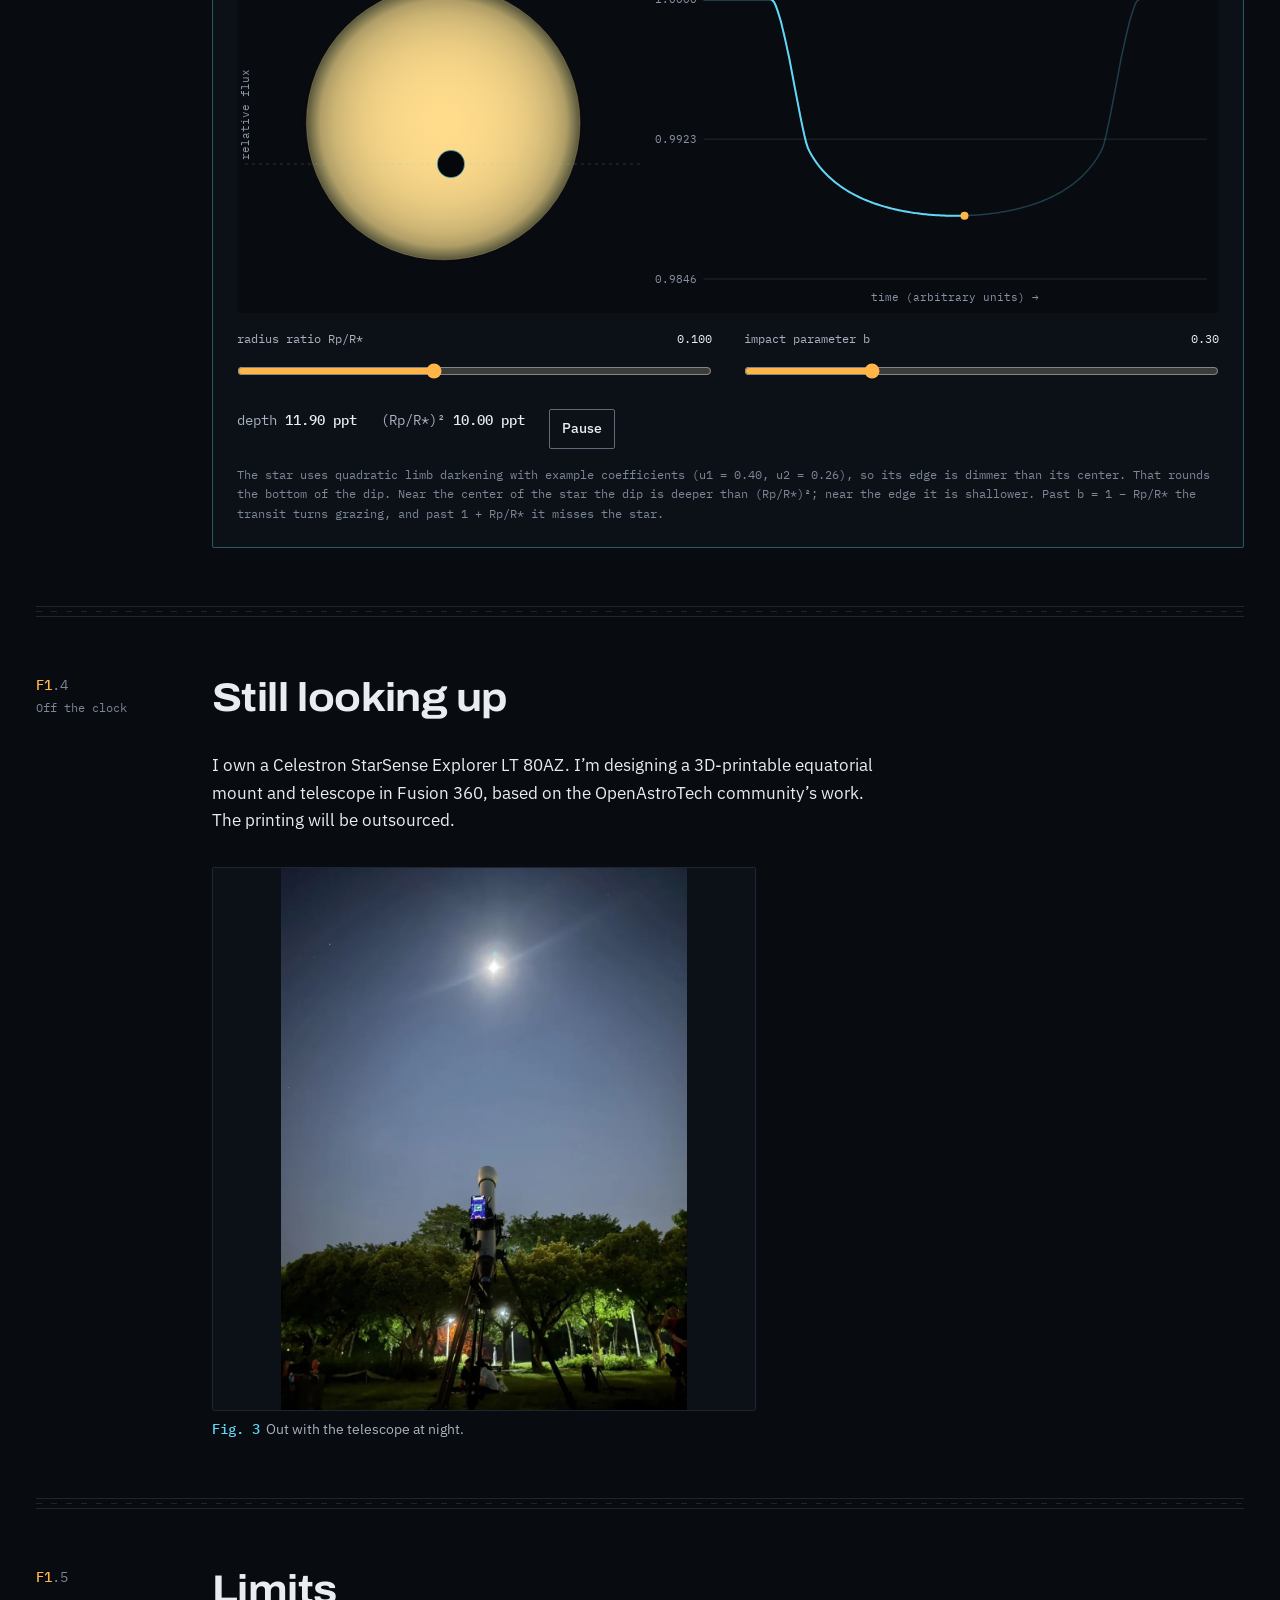
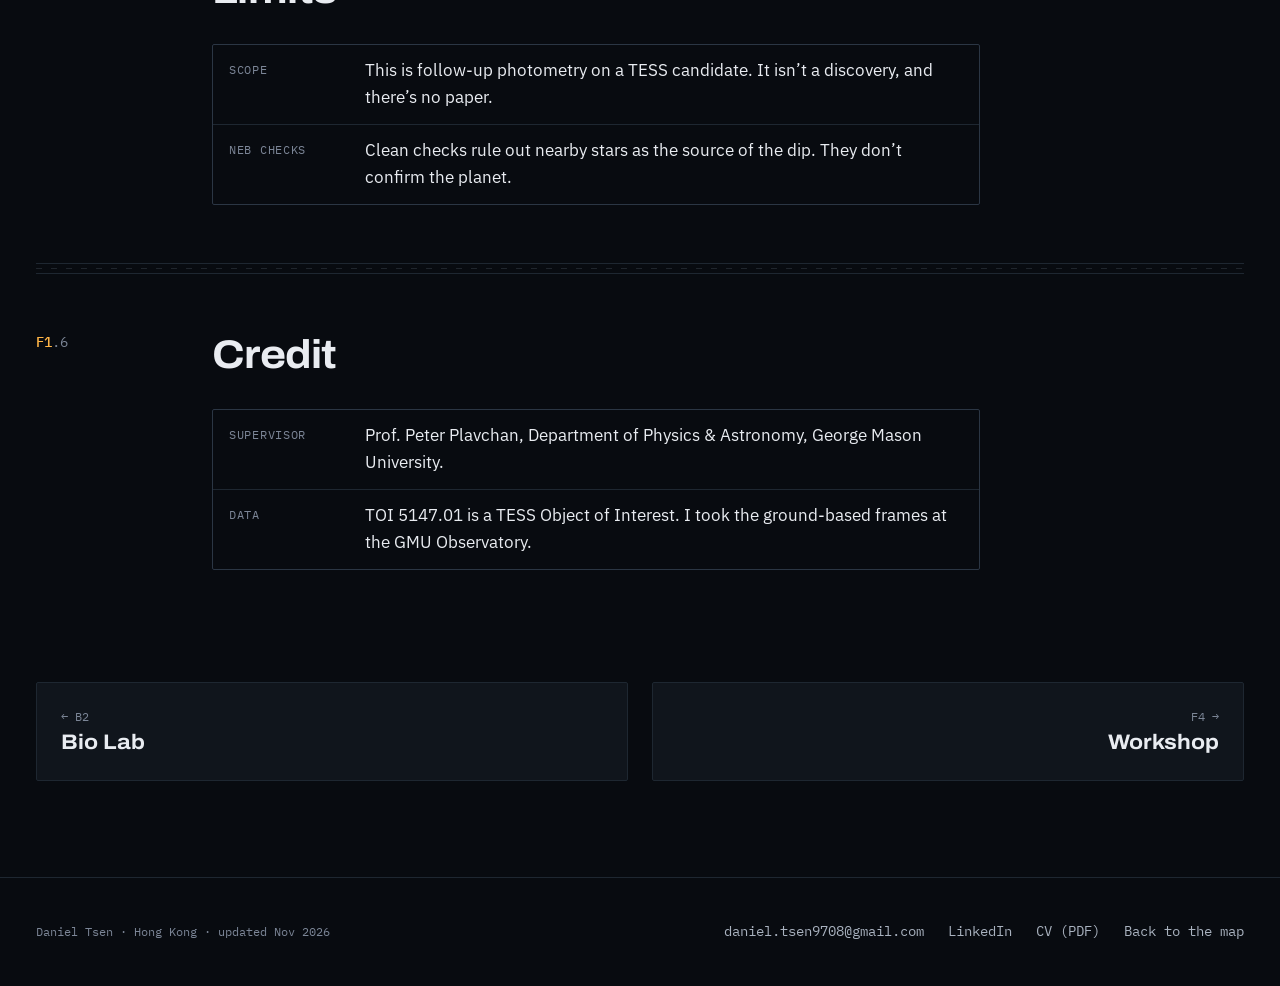
<file: exoplanet.html>
<!doctype html>
<html lang="en">
<head>
<meta charset="utf-8">
<meta name="viewport" content="width=device-width, initial-scale=1, viewport-fit=cover">
<title>Exoplanet photometry · Daniel Tsen</title>
<meta name="description" content="Ground-based follow-up photometry on TESS candidate TOI 5147.01 at the GMU Observatory: plate solving, calibrated light curves, and clean NEB checks.">
<meta name="theme-color" content="#080B10">
<meta property="og:type" content="website">
<meta property="og:title" content="Exoplanet photometry · Daniel Tsen">
<meta property="og:description" content="Ground-based follow-up photometry on TESS candidate TOI 5147.01 at the GMU Observatory: plate solving, calibrated light curves, and clean NEB checks.">
<meta property="og:url" content="https://danieltsen.com/exoplanet.html">
<meta property="og:image" content="https://danieltsen.com/assets/img/og.jpg">
<meta property="og:image:width" content="1200">
<meta property="og:image:height" content="675">
<meta property="og:image:alt" content="Screen recording frame of the lab simulation with 500 agents">
<meta name="twitter:card" content="summary_large_image">
<link rel="canonical" href="https://danieltsen.com/exoplanet.html">
<link rel="icon" href="data:image/svg+xml,%3Csvg%20xmlns%3D%22http%3A//www.w3.org/2000/svg%22%20viewBox%3D%220%200%2032%2032%22%3E%3Crect%20width%3D%2232%22%20height%3D%2232%22%20rx%3D%226%22%20fill%3D%22%23080B10%22/%3E%3Cpath%20d%3D%22M6%2011h20M6%2021h20M11%206v20M21%206v20%22%20stroke%3D%22%231F2833%22%20stroke-width%3D%222%22/%3E%3Ccircle%20cx%3D%2221%22%20cy%3D%2211%22%20r%3D%224%22%20fill%3D%22%23FFB547%22/%3E%3Ccircle%20cx%3D%2211%22%20cy%3D%2221%22%20r%3D%222.5%22%20fill%3D%22%2362D6F5%22/%3E%3C/svg%3E">
<link rel="preconnect" href="https://fonts.googleapis.com">
<link rel="preconnect" href="https://fonts.gstatic.com" crossorigin>
<link rel="stylesheet" href="https://fonts.googleapis.com/css2?family=Archivo:wdth,wght@100..125,500..800&family=IBM+Plex+Mono:wght@400;500;600&family=IBM+Plex+Sans:ital,wght@0,400;0,500;0,600;1,400&display=swap">
<link rel="stylesheet" href="https://fonts.googleapis.com/css2?family=Noto+Sans+TC:wght@400;500&display=swap&text=%E4%B8%AD%E4%BA%BA%E5%85%81%E5%8F%B0%E5%90%8B%E5%9F%B9%E5%AD%B8%E5%AE%B6%E5%BA%AD%E6%89%8D%E6%94%AF%E6%94%B6%E6%98%B1%E6%9B%BE%E6%9F%A5%E6%B5%A9%E7%94%9F%E7%95%AB%E7%A0%94%E7%A7%91%E7%A9%B6%E8%82%B2%E8%98%87%E8%A8%88%E8%AA%BF%E9%AB%98%E9%BD%8A">
<link rel="stylesheet" href="assets/css/site.css">
</head>
<body>
<canvas id="bg" aria-hidden="true"></canvas><div class="vignette" aria-hidden="true"></div>
<a class="sr skip" href="#main">Skip to content</a>
<header class="top">
  <div class="top-in">
    <a class="brand" href="index.html" aria-label="Daniel Tsen, back to the city map"><img class="avatar" src="assets/img/me-face.webp" alt="" width="320" height="320"><b>Daniel Tsen</b><span lang="zh-Hant">曾浩允</span></a>
    <nav class="tabs" aria-label="Pages"><a href="index.html"><i>MAP</i>City</a><a href="about.html"><i>D4</i>About</a><a href="simulation.html"><i>D2</i>Simulation</a><a href="peptides.html"><i>B2</i>Peptides</a><a href="exoplanet.html" aria-current="page"><i>F1</i>Exoplanet</a><a href="builds.html"><i>F4</i>Builds</a><a href="honors.html"><i>B4</i>Honors</a></nav>
  </div>
</header>
<main id="main" class="page">
  <header class="hero">
    <p class="addr"><b>F1</b> <span>Observatory</span> <span>GMU Young Scholars</span></p>
    <div class="title">
      <h1>Exoplanet follow-up photometry</h1>
      <p class="lede">A planet crossing its star blocks a small fraction of the light, so it shows up as a dip in the star’s brightness. TESS flagged TOI 5147.01 as a candidate. My part was checking it from the ground.</p>
      <p class="meta"><b>NASA Data Science Analysis and Scholarly Research Paper Writing Young Scholars Internship</b>, George Mason University · under Prof. Peter Plavchan, Department of Physics &amp; Astronomy · summer 2025 · Python, Jupyter, AstroImageJ</p>
    </div>
    <div class="plate"><svg class="map" viewBox="0 0 316 228" width="316" height="228" role="img" aria-label="Map: Observatory at grid F1" focusable="false"><rect class="blk" x="8" y="8" width="36" height="36"/><rect class="blk" x="52" y="8" width="36" height="36"/><rect class="blk" x="96" y="8" width="36" height="36"/><rect class="blk" x="140" y="8" width="36" height="36"/><rect class="blk" x="184" y="8" width="36" height="36"/><rect class="blk" x="228" y="8" width="36" height="36"/><rect class="blk" x="272" y="8" width="36" height="36"/><rect class="blk" x="8" y="52" width="36" height="36"/><rect class="blk" x="52" y="52" width="36" height="36"/><rect class="blk" x="96" y="52" width="36" height="36"/><rect class="blk" x="140" y="52" width="36" height="36"/><rect class="blk" x="184" y="52" width="36" height="36"/><rect class="blk" x="228" y="52" width="36" height="36"/><rect class="blk" x="272" y="52" width="36" height="36"/><rect class="blk" x="8" y="96" width="36" height="36"/><rect class="blk" x="52" y="96" width="36" height="36"/><rect class="blk" x="96" y="96" width="36" height="36"/><rect class="blk" x="140" y="96" width="36" height="36"/><rect class="blk" x="184" y="96" width="36" height="36"/><rect class="blk" x="228" y="96" width="36" height="36"/><rect class="blk" x="272" y="96" width="36" height="36"/><rect class="blk" x="8" y="140" width="36" height="36"/><rect class="blk" x="52" y="140" width="36" height="36"/><rect class="blk" x="96" y="140" width="36" height="36"/><rect class="blk" x="140" y="140" width="36" height="36"/><rect class="blk" x="184" y="140" width="36" height="36"/><rect class="blk" x="228" y="140" width="36" height="36"/><rect class="blk" x="272" y="140" width="36" height="36"/><rect class="blk" x="8" y="184" width="36" height="36"/><rect class="blk" x="52" y="184" width="36" height="36"/><rect class="blk" x="96" y="184" width="36" height="36"/><rect class="blk" x="140" y="184" width="36" height="36"/><rect class="blk" x="184" y="184" width="36" height="36"/><rect class="blk" x="228" y="184" width="36" height="36"/><rect class="blk" x="272" y="184" width="36" height="36"/><rect class="bld here" x="234" y="14" width="24" height="24"/><rect class="here-in" x="239" y="19" width="14" height="14"/><rect class="bld" x="146" y="58" width="24" height="24"/><rect class="bld" x="58" y="58" width="24" height="24"/><rect class="bld" x="234" y="146" width="24" height="24"/><rect class="bld" x="58" y="146" width="24" height="24"/><rect class="bld" x="146" y="146" width="24" height="24"/><rect class="bld" x="278" y="102" width="24" height="24"/></svg><p><span>You are here</span><b>F1 Observatory</b></p></div>
    <figure class="lead narrow"><img src="assets/img/exo-lightcurve.webp" width="722" height="700" decoding="async" alt="AstroImageJ plot of the target star’s normalized relative flux over time: raw, airmass-detrended, detrended with a transit model, and residuals" data-zoom><figcaption><b>Fig. 1</b> The target star’s light curve in AstroImageJ: raw, airmass-detrended, detrended with a transit model, and residuals.</figcaption></figure>
  </header>
  <div class="stats">
    <p class="key-k">Key</p>
    <div class="stat"><b>TOI 5147.01</b><span>TESS candidate, checked from the ground</span></div>
    <div class="stat"><b>Clean</b><span>nearby-eclipsing-binary checks under the TFOP SG1 guidelines</span></div>
  </div>
  <details class="jump" open>
    <summary>On this page <span>5</span></summary>
    <nav aria-label="On this page">
      <a href="#result"><span>F1.1</span>Light curves, and the NEB checks cleared<i aria-hidden="true">↓</i></a>
      <a href="#method"><span>F1.2</span>What I did with the frames<i aria-hidden="true">↓</i></a>
      <a href="#transit-sec"><span>F1.3</span>The transit method<i aria-hidden="true">↓</i></a>
      <a href="#telescope"><span>F1.4</span>Still looking up<i aria-hidden="true">↓</i></a>
      <a href="#limits"><span>F1.5–6</span>Limits · Credit<i aria-hidden="true">↓</i></a>
    </nav>
  </details>

  <section class="block" id="result" aria-labelledby="res-h">
    <p class="idx"><span><b>F1</b>.1</span><small>TOI 5147.01</small></p>
    <div class="body">
      <h2 id="res-h">Light curves, and the NEB checks cleared</h2>
      <div class="prose"><p>Calibrated light curves for TOI 5147.01. The nearby-eclipsing-binary checks came back clean.</p></div>
      <div class="figrow narrow"><figure><img src="assets/img/exo-frame.webp" width="686" height="954" loading="lazy" decoding="async" alt="AstroImageJ window showing one 4096 by 4096 pixel FITS frame of the TOI 5147.01 star field" data-zoom><figcaption><b>Fig. 2</b> One raw frame of the TOI 5147.01 field in AstroImageJ (4096 × 4096 FITS), before calibration and plate solving.</figcaption></figure></div>
    </div>
  </section>

  <section class="block" id="method" aria-labelledby="pipe-h">
    <p class="idx"><span><b>F1</b>.2</span><small>Summer 2025</small></p>
    <div class="body">
      <h2 id="pipe-h">What I did with the frames</h2>
      <ol class="steps">
        <li><p>Scheduling through the Swarthmore transit finder, coordination through ExoFOP.</p></li>
        <li><p>Observed the TOI 5147.01 field from the ground at the GMU Observatory, then worked through the FITS frames.</p></li>
        <li><p>Plate-solved every frame: matched the detected stars against a reference catalog so each one gets its right ascension and declination.</p></li>
        <li><p>Flagged artifacts like the streaks satellites leave when they cross the field during an exposure.</p></li>
        <li><p>Calibrated with dark and flat frames.</p></li>
        <li><p>Ran multi-aperture photometry in AstroImageJ and produced calibrated light curves.</p></li>
        <li><p>Ran nearby-eclipsing-binary checks under the TFOP SG1 guidelines, with the NEB analysis macro and dmag-RMS plots.</p></li>
      </ol>
    </div>
  </section>

  <section class="block" id="transit-sec" aria-labelledby="tw-h">
    <p class="idx"><span><b>F1</b>.3</span><small>Try it</small></p>
    <div class="body">
      <h2 id="tw-h">The transit method</h2>
      <div class="widget">
      <div class="w-head"><b>Transit, in your browser</b><span>illustration · example values</span></div>
      <canvas id="transit" role="img" aria-label="Animated planet crossing a limb-darkened star, with the light curve it produces"></canvas>
      <div class="sliders">
      <label for="tr-p"><span>radius ratio Rp/R* <output id="tr-p-v">0.100</output></span><input type="range" id="tr-p" min="0.03" max="0.2" step="0.005" value="0.1"></label>
      <label for="tr-b"><span>impact parameter b <output id="tr-b-v">0.30</output></span><input type="range" id="tr-b" min="0" max="1.15" step="0.01" value="0.3"></label>
      </div>
      <div class="readout"><span>depth <b id="tr-depth">–</b></span><span>(Rp/R*)² <b id="tr-geo">–</b></span><button class="btn small ghost" id="tr-play" type="button">Pause</button></div>
      <p class="w-note">The star uses quadratic limb darkening with example coefficients (u1 = 0.40, u2 = 0.26), so its edge is dimmer than its center. That rounds the bottom of the dip. Near the center of the star the dip is deeper than (Rp/R*)²; near the edge it is shallower. Past b = 1 − Rp/R* the transit turns grazing, and past 1 + Rp/R* it misses the star.</p>
      </div>
    </div>
  </section>

  <section class="block" id="telescope" aria-labelledby="off-h">
    <p class="idx"><span><b>F1</b>.4</span><small>Off the clock</small></p>
    <div class="body">
      <h2 id="off-h">Still looking up</h2>
      <div class="prose"><p>I own a Celestron StarSense Explorer LT 80AZ. I’m designing a 3D-printable equatorial mount and telescope in Fusion 360, based on the OpenAstroTech community’s work. The printing will be outsourced.</p></div>
      <div class="figrow narrow"><figure><img src="assets/img/telescope-night.webp" width="1000" height="1333" loading="lazy" decoding="async" alt="A telescope on a tripod outdoors at night under a bright moon, with trees lit from below" data-zoom><figcaption><b>Fig. 3</b> Out with the telescope at night.</figcaption></figure></div>
    </div>
  </section>

  <section class="block" id="limits" aria-labelledby="lim-h">
    <p class="idx"><span><b>F1</b>.5</span></p>
    <div class="body">
      <h2 id="lim-h">Limits</h2>
      <dl class="facts">
        <dt>Scope</dt><dd>This is follow-up photometry on a TESS candidate. It isn’t a discovery, and there’s no paper.</dd>
        <dt>NEB checks</dt><dd>Clean checks rule out nearby stars as the source of the dip. They don’t confirm the planet.</dd>
      </dl>
    </div>
  </section>

  <section class="block" id="credit" aria-labelledby="cred-h">
    <p class="idx"><span><b>F1</b>.6</span></p>
    <div class="body">
      <h2 id="cred-h">Credit</h2>
      <dl class="facts">
        <dt>Supervisor</dt><dd>Prof. Peter Plavchan, Department of Physics &amp; Astronomy, George Mason University.</dd>
        <dt>Data</dt><dd>TOI 5147.01 is a TESS Object of Interest. I took the ground-based frames at the GMU Observatory.</dd>
      </dl>
    </div>
  </section>
<nav class="next" aria-label="Next stop"><a href="peptides.html"><span>← B2</span><b>Bio Lab</b></a><a href="builds.html"><span>F4 →</span><b>Workshop</b></a></nav>
</main>
<footer class="foot">
  <div class="foot-in">
    <span>Daniel Tsen · Hong Kong · updated Nov 2026</span>
    <span class="foot-links"><a href="mailto:daniel.tsen9708@gmail.com">daniel.tsen9708@gmail.com</a><a href="https://www.linkedin.com/in/daniel-tsen-28a840286/" data-placeholder rel="noopener">LinkedIn</a><a href="assets/Daniel-Tsen-CV.pdf">CV (PDF)</a><a href="index.html">Back to the map</a></span>
  </div>
</footer>
<dialog id="lightbox" aria-label="Enlarged figure"><button class="btn small ghost" type="button" data-close>Close</button><img alt=""><p></p></dialog>
<script src="assets/js/site.js" defer></script>
<script src="assets/js/widgets.js" defer></script>
</body>
</html>
</file>
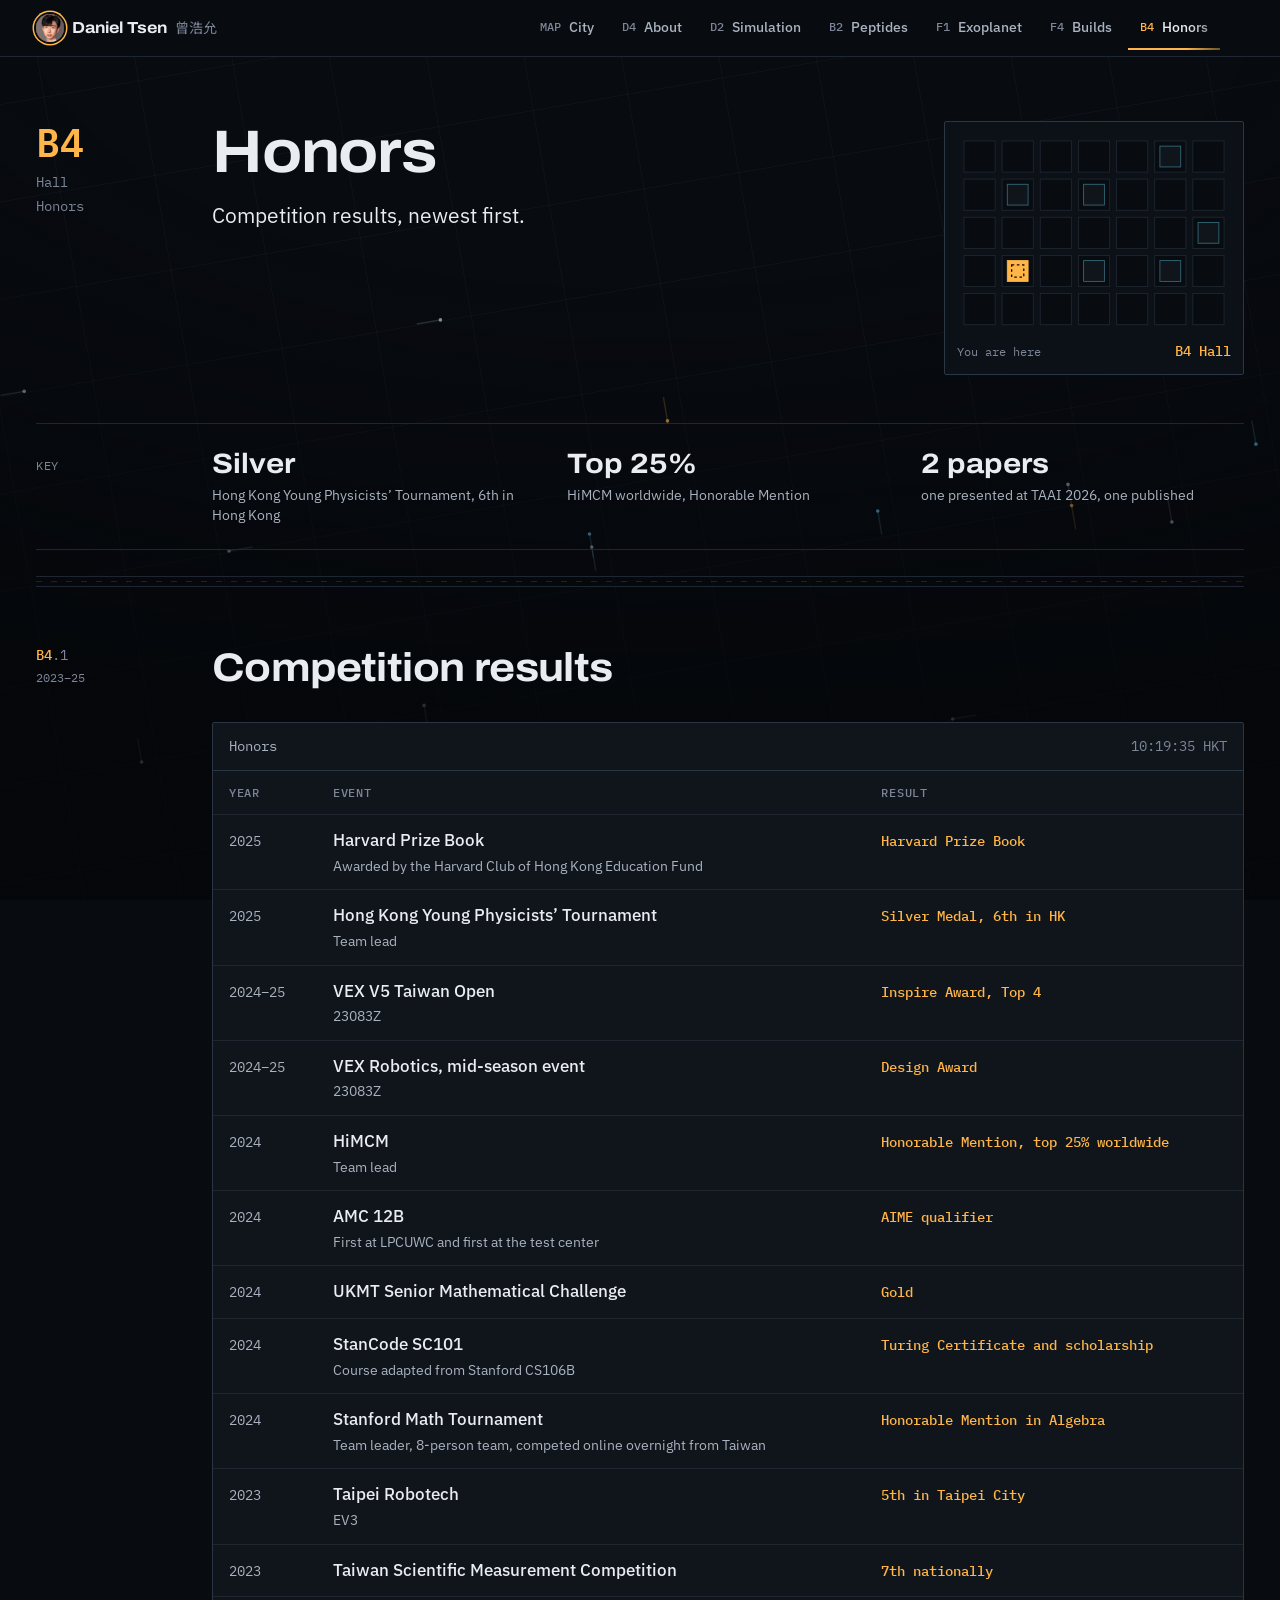
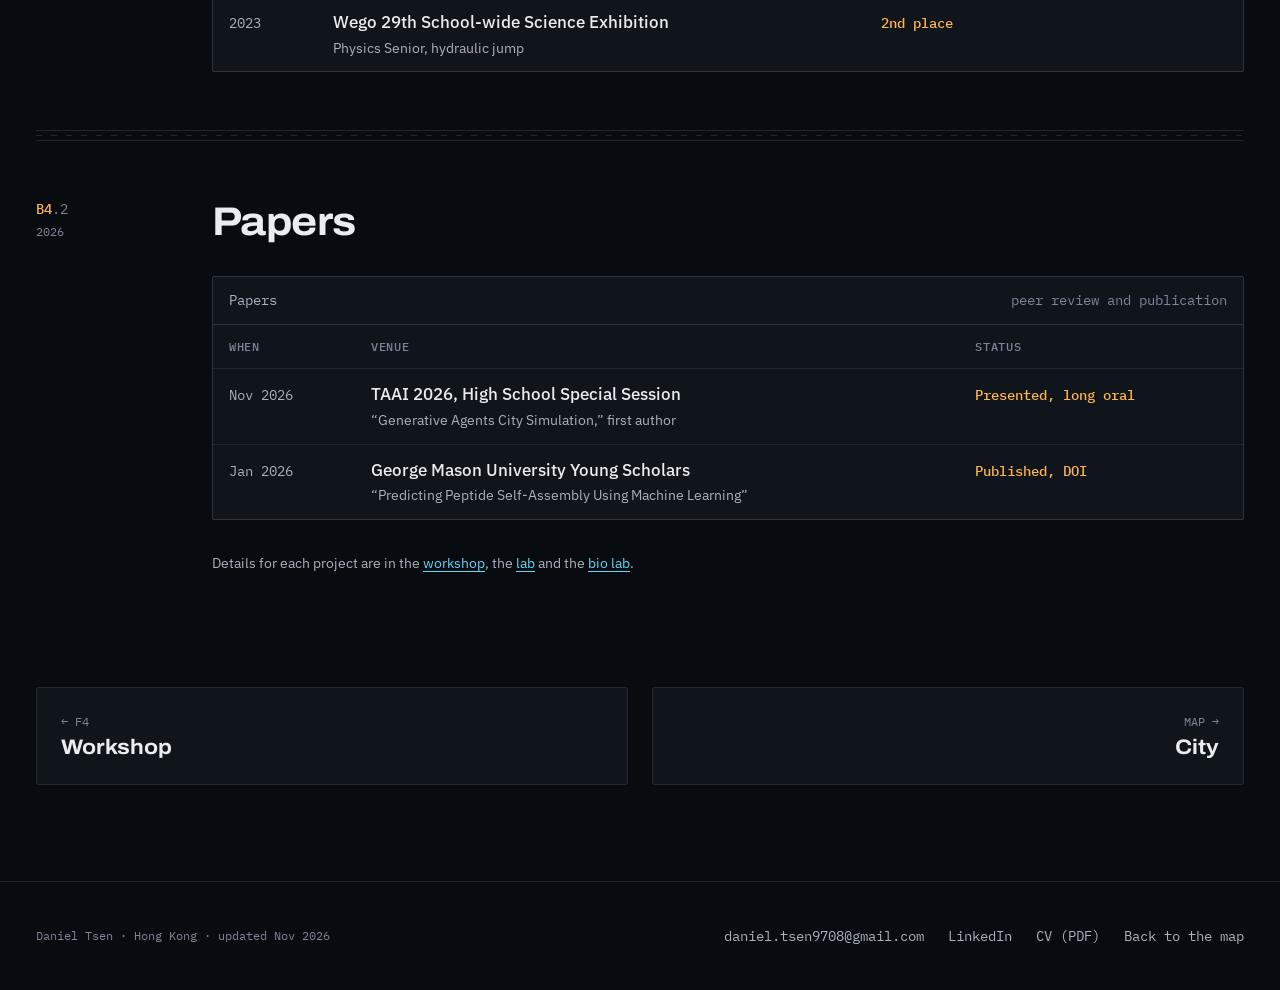
<file: honors.html>
<!doctype html>
<html lang="en">
<head>
<meta charset="utf-8">
<meta name="viewport" content="width=device-width, initial-scale=1, viewport-fit=cover">
<title>Honors · Daniel Tsen</title>
<meta name="description" content="HKYPT Silver Medal, HiMCM Honorable Mention, AIME qualifier, UKMT Gold, Stanford Math Tournament HM, VEX Inspire Award and more.">
<meta name="theme-color" content="#080B10">
<meta property="og:type" content="website">
<meta property="og:title" content="Honors · Daniel Tsen">
<meta property="og:description" content="HKYPT Silver Medal, HiMCM Honorable Mention, AIME qualifier, UKMT Gold, Stanford Math Tournament HM, VEX Inspire Award and more.">
<meta property="og:url" content="https://danieltsen.com/honors.html">
<meta property="og:image" content="https://danieltsen.com/assets/img/og.jpg">
<meta property="og:image:width" content="1200">
<meta property="og:image:height" content="675">
<meta property="og:image:alt" content="Screen recording frame of the lab simulation with 500 agents">
<meta name="twitter:card" content="summary_large_image">
<link rel="canonical" href="https://danieltsen.com/honors.html">
<link rel="icon" href="data:image/svg+xml,%3Csvg%20xmlns%3D%22http%3A//www.w3.org/2000/svg%22%20viewBox%3D%220%200%2032%2032%22%3E%3Crect%20width%3D%2232%22%20height%3D%2232%22%20rx%3D%226%22%20fill%3D%22%23080B10%22/%3E%3Cpath%20d%3D%22M6%2011h20M6%2021h20M11%206v20M21%206v20%22%20stroke%3D%22%231F2833%22%20stroke-width%3D%222%22/%3E%3Ccircle%20cx%3D%2221%22%20cy%3D%2211%22%20r%3D%224%22%20fill%3D%22%23FFB547%22/%3E%3Ccircle%20cx%3D%2211%22%20cy%3D%2221%22%20r%3D%222.5%22%20fill%3D%22%2362D6F5%22/%3E%3C/svg%3E">
<link rel="preconnect" href="https://fonts.googleapis.com">
<link rel="preconnect" href="https://fonts.gstatic.com" crossorigin>
<link rel="stylesheet" href="https://fonts.googleapis.com/css2?family=Archivo:wdth,wght@100..125,500..800&family=IBM+Plex+Mono:wght@400;500;600&family=IBM+Plex+Sans:ital,wght@0,400;0,500;0,600;1,400&display=swap">
<link rel="stylesheet" href="https://fonts.googleapis.com/css2?family=Noto+Sans+TC:wght@400;500&display=swap&text=%E4%B8%AD%E4%BA%BA%E5%85%81%E5%8F%B0%E5%90%8B%E5%9F%B9%E5%AD%B8%E5%AE%B6%E5%BA%AD%E6%89%8D%E6%94%AF%E6%94%B6%E6%98%B1%E6%9B%BE%E6%9F%A5%E6%B5%A9%E7%94%9F%E7%95%AB%E7%A0%94%E7%A7%91%E7%A9%B6%E8%82%B2%E8%98%87%E8%A8%88%E8%AA%BF%E9%AB%98%E9%BD%8A">
<link rel="stylesheet" href="assets/css/site.css">
</head>
<body>
<canvas id="bg" aria-hidden="true"></canvas><div class="vignette" aria-hidden="true"></div>
<a class="sr skip" href="#main">Skip to content</a>
<header class="top">
  <div class="top-in">
    <a class="brand" href="index.html" aria-label="Daniel Tsen, back to the city map"><img class="avatar" src="assets/img/me-face.webp" alt="" width="320" height="320"><b>Daniel Tsen</b><span lang="zh-Hant">曾浩允</span></a>
    <nav class="tabs" aria-label="Pages"><a href="index.html"><i>MAP</i>City</a><a href="about.html"><i>D4</i>About</a><a href="simulation.html"><i>D2</i>Simulation</a><a href="peptides.html"><i>B2</i>Peptides</a><a href="exoplanet.html"><i>F1</i>Exoplanet</a><a href="builds.html"><i>F4</i>Builds</a><a href="honors.html" aria-current="page"><i>B4</i>Honors</a></nav>
  </div>
</header>
<main id="main" class="page">
  <header class="hero">
    <p class="addr"><b>B4</b> <span>Hall</span> <span>Honors</span></p>
    <div class="title">
      <h1>Honors</h1>
      <p class="lede">Competition results, newest first.</p>
    </div>
    <div class="plate"><svg class="map" viewBox="0 0 316 228" width="316" height="228" role="img" aria-label="Map: Hall at grid B4" focusable="false"><rect class="blk" x="8" y="8" width="36" height="36"/><rect class="blk" x="52" y="8" width="36" height="36"/><rect class="blk" x="96" y="8" width="36" height="36"/><rect class="blk" x="140" y="8" width="36" height="36"/><rect class="blk" x="184" y="8" width="36" height="36"/><rect class="blk" x="228" y="8" width="36" height="36"/><rect class="blk" x="272" y="8" width="36" height="36"/><rect class="blk" x="8" y="52" width="36" height="36"/><rect class="blk" x="52" y="52" width="36" height="36"/><rect class="blk" x="96" y="52" width="36" height="36"/><rect class="blk" x="140" y="52" width="36" height="36"/><rect class="blk" x="184" y="52" width="36" height="36"/><rect class="blk" x="228" y="52" width="36" height="36"/><rect class="blk" x="272" y="52" width="36" height="36"/><rect class="blk" x="8" y="96" width="36" height="36"/><rect class="blk" x="52" y="96" width="36" height="36"/><rect class="blk" x="96" y="96" width="36" height="36"/><rect class="blk" x="140" y="96" width="36" height="36"/><rect class="blk" x="184" y="96" width="36" height="36"/><rect class="blk" x="228" y="96" width="36" height="36"/><rect class="blk" x="272" y="96" width="36" height="36"/><rect class="blk" x="8" y="140" width="36" height="36"/><rect class="blk" x="52" y="140" width="36" height="36"/><rect class="blk" x="96" y="140" width="36" height="36"/><rect class="blk" x="140" y="140" width="36" height="36"/><rect class="blk" x="184" y="140" width="36" height="36"/><rect class="blk" x="228" y="140" width="36" height="36"/><rect class="blk" x="272" y="140" width="36" height="36"/><rect class="blk" x="8" y="184" width="36" height="36"/><rect class="blk" x="52" y="184" width="36" height="36"/><rect class="blk" x="96" y="184" width="36" height="36"/><rect class="blk" x="140" y="184" width="36" height="36"/><rect class="blk" x="184" y="184" width="36" height="36"/><rect class="blk" x="228" y="184" width="36" height="36"/><rect class="blk" x="272" y="184" width="36" height="36"/><rect class="bld here" x="58" y="146" width="24" height="24"/><rect class="here-in" x="63" y="151" width="14" height="14"/><rect class="bld" x="146" y="58" width="24" height="24"/><rect class="bld" x="58" y="58" width="24" height="24"/><rect class="bld" x="234" y="14" width="24" height="24"/><rect class="bld" x="234" y="146" width="24" height="24"/><rect class="bld" x="146" y="146" width="24" height="24"/><rect class="bld" x="278" y="102" width="24" height="24"/></svg><p><span>You are here</span><b>B4 Hall</b></p></div>
  </header>
  <div class="stats">
    <p class="key-k">Key</p>
    <div class="stat"><b>Silver</b><span>Hong Kong Young Physicists’ Tournament, 6th in Hong Kong</span></div>
    <div class="stat"><b>Top 25%</b><span>HiMCM worldwide, Honorable Mention</span></div>
    <div class="stat"><b>2 papers</b><span>one presented at TAAI 2026, one published</span></div>
  </div>

  <section class="block" id="results" aria-labelledby="res-h">
    <p class="idx"><span><b>B4</b>.1</span><small>2023–25</small></p>
    <div class="body">
      <h2 id="res-h">Competition results</h2>
      <div class="board">
    <div class="board-head">Honors <span id="board-clock" aria-hidden="true"></span></div>
    <table>
      <thead><tr><th scope="col">Year</th><th scope="col">Event</th><th scope="col">Result</th></tr></thead>
      <tbody>
<tr><td class="yr">2025</td><td class="ev">Harvard Prize Book<small>Awarded by the Harvard Club of Hong Kong Education Fund</small></td><td class="res"><span class="flap">Harvard Prize Book</span></td></tr>
<tr><td class="yr">2025</td><td class="ev">Hong Kong Young Physicists’ Tournament<small>Team lead</small></td><td class="res"><span class="flap">Silver Medal, 6th in HK</span></td></tr>
<tr><td class="yr">2024–25</td><td class="ev">VEX V5 Taiwan Open<small>23083Z</small></td><td class="res"><span class="flap">Inspire Award, Top 4</span></td></tr>
<tr><td class="yr">2024–25</td><td class="ev">VEX Robotics, mid-season event<small>23083Z</small></td><td class="res"><span class="flap">Design Award</span></td></tr>
<tr><td class="yr">2024</td><td class="ev">HiMCM<small>Team lead</small></td><td class="res"><span class="flap">Honorable Mention, top 25% worldwide</span></td></tr>
<tr><td class="yr">2024</td><td class="ev">AMC 12B<small>First at LPCUWC and first at the test center</small></td><td class="res"><span class="flap">AIME qualifier</span></td></tr>
<tr><td class="yr">2024</td><td class="ev">UKMT Senior Mathematical Challenge</td><td class="res"><span class="flap">Gold</span></td></tr>
<tr><td class="yr">2024</td><td class="ev">StanCode SC101<small>Course adapted from Stanford CS106B</small></td><td class="res"><span class="flap">Turing Certificate and scholarship</span></td></tr>
<tr><td class="yr">2024</td><td class="ev">Stanford Math Tournament<small>Team leader, 8-person team, competed online overnight from Taiwan</small></td><td class="res"><span class="flap">Honorable Mention in Algebra</span></td></tr>
<tr><td class="yr">2023</td><td class="ev">Taipei Robotech<small>EV3</small></td><td class="res"><span class="flap">5th in Taipei City</span></td></tr>
<tr><td class="yr">2023</td><td class="ev">Taiwan Scientific Measurement Competition</td><td class="res"><span class="flap">7th nationally</span></td></tr>
<tr><td class="yr">2023</td><td class="ev">Wego 29th School-wide Science Exhibition<small>Physics Senior, hydraulic jump</small></td><td class="res"><span class="flap">2nd place</span></td></tr>
      </tbody>
    </table>
  </div>
    </div>
  </section>

  <section class="block" id="papers" aria-labelledby="pap-h">
    <p class="idx"><span><b>B4</b>.2</span><small>2026</small></p>
    <div class="body">
      <h2 id="pap-h">Papers</h2>
      <div class="board">
    <div class="board-head">Papers <span>peer review and publication</span></div>
    <table>
      <thead><tr><th scope="col">When</th><th scope="col">Venue</th><th scope="col">Status</th></tr></thead>
      <tbody>
<tr><td class="yr">Nov 2026</td><td class="ev">TAAI 2026, High School Special Session<small>“Generative Agents City Simulation,” first author</small></td><td class="res"><span class="flap">Presented, long oral</span></td></tr>
<tr><td class="yr">Jan 2026</td><td class="ev">George Mason University Young Scholars<small>“Predicting Peptide Self-Assembly Using Machine Learning”</small></td><td class="res"><span class="flap">Published, DOI</span></td></tr>
      </tbody>
    </table>
  </div>
      <p class="note">Details for each project are in the <a href="builds.html">workshop</a>, the <a href="simulation.html">lab</a> and the <a href="peptides.html">bio lab</a>.</p>
    </div>
  </section>
<nav class="next" aria-label="Next stop"><a href="builds.html"><span>← F4</span><b>Workshop</b></a><a href="index.html"><span>MAP →</span><b>City</b></a></nav>
</main>
<footer class="foot">
  <div class="foot-in">
    <span>Daniel Tsen · Hong Kong · updated Nov 2026</span>
    <span class="foot-links"><a href="mailto:daniel.tsen9708@gmail.com">daniel.tsen9708@gmail.com</a><a href="https://www.linkedin.com/in/daniel-tsen-28a840286/" data-placeholder rel="noopener">LinkedIn</a><a href="assets/Daniel-Tsen-CV.pdf">CV (PDF)</a><a href="index.html">Back to the map</a></span>
  </div>
</footer>
<dialog id="lightbox" aria-label="Enlarged figure"><button class="btn small ghost" type="button" data-close>Close</button><img alt=""><p></p></dialog>
<script src="assets/js/site.js" defer></script>
</body>
</html>
</file>
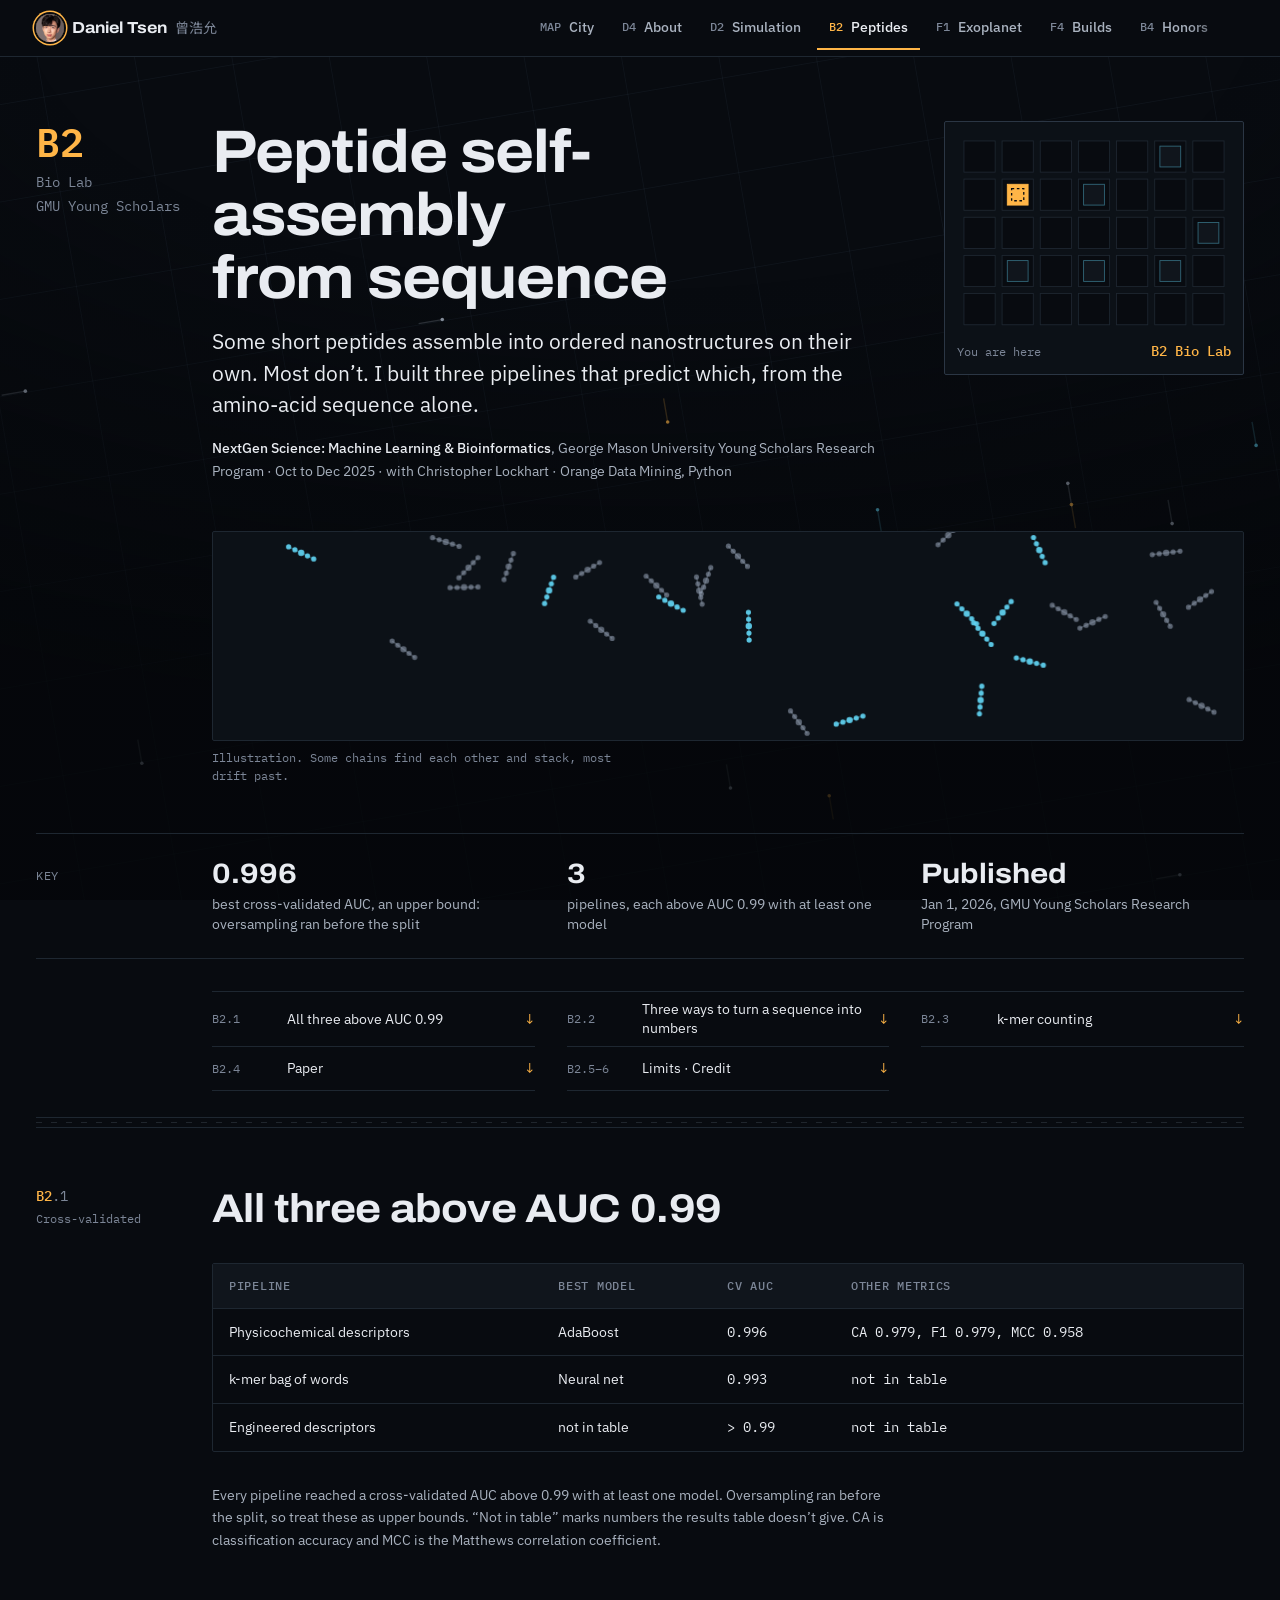
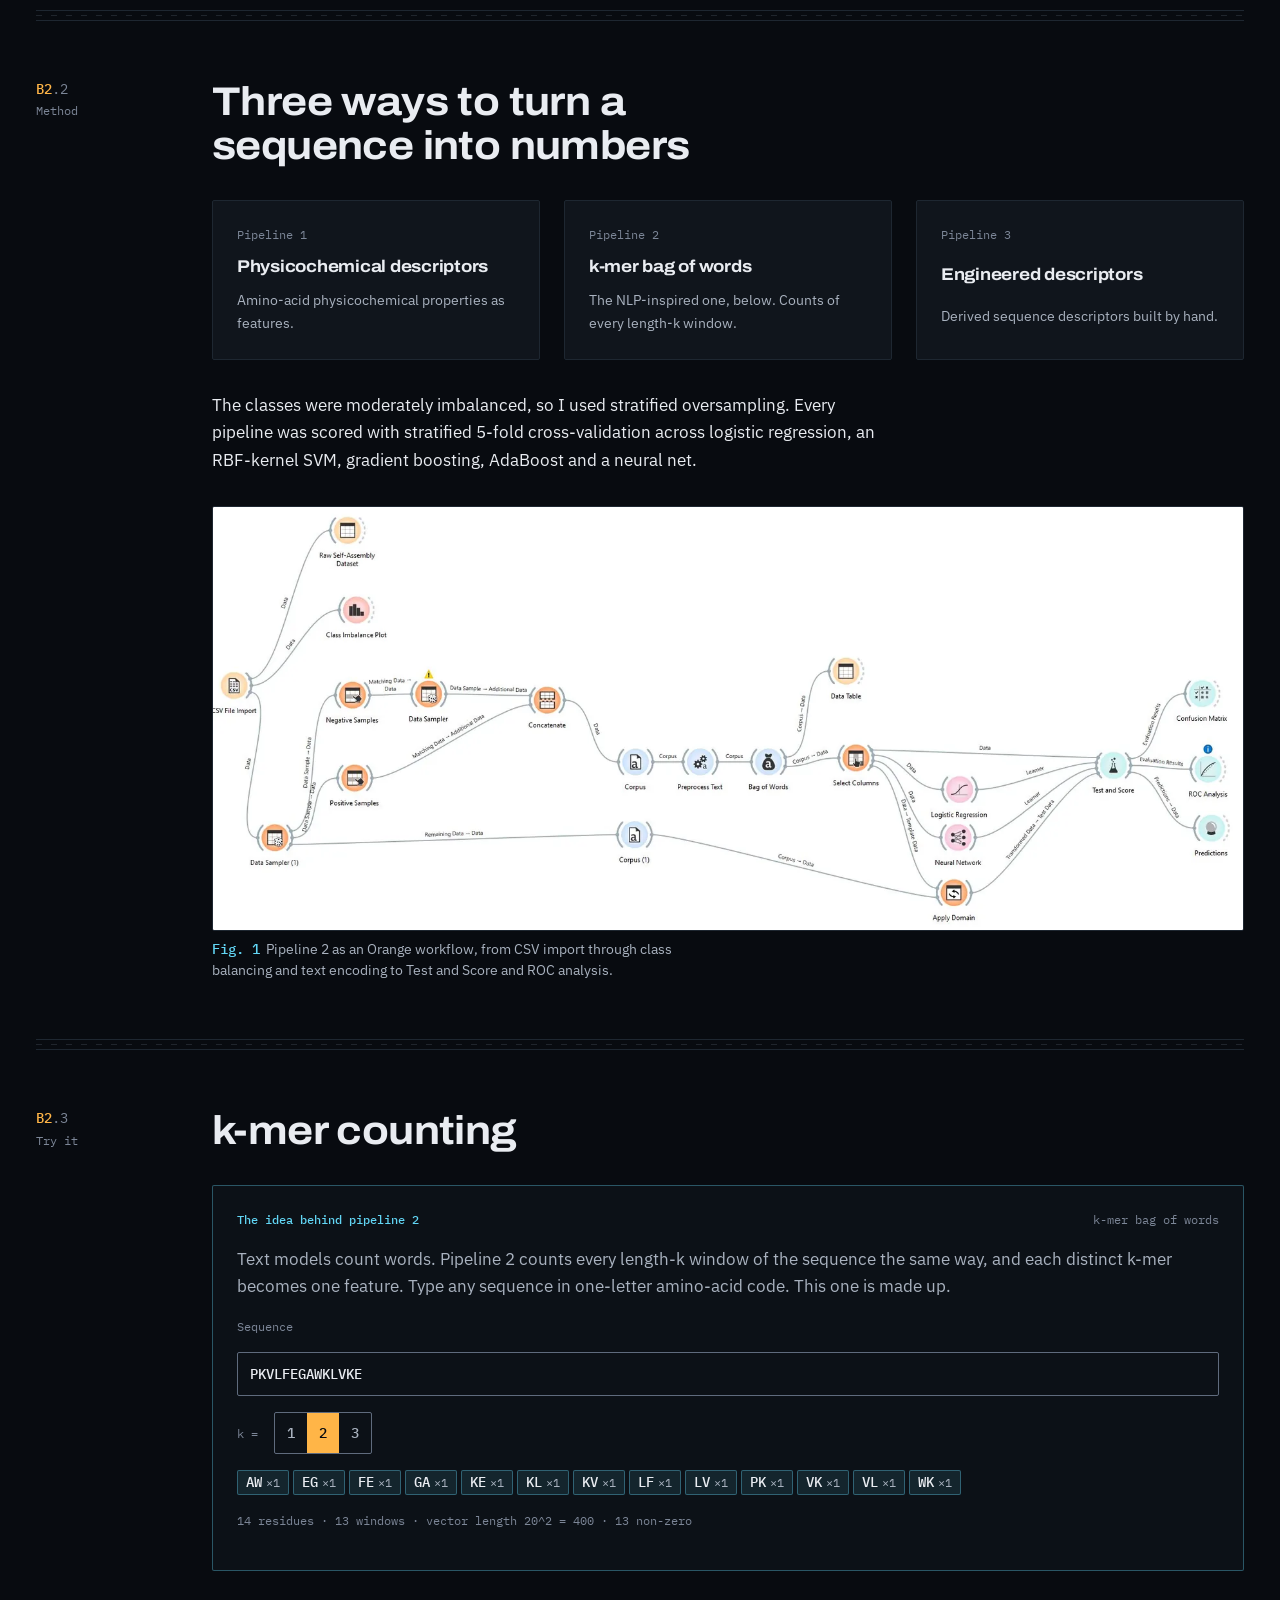
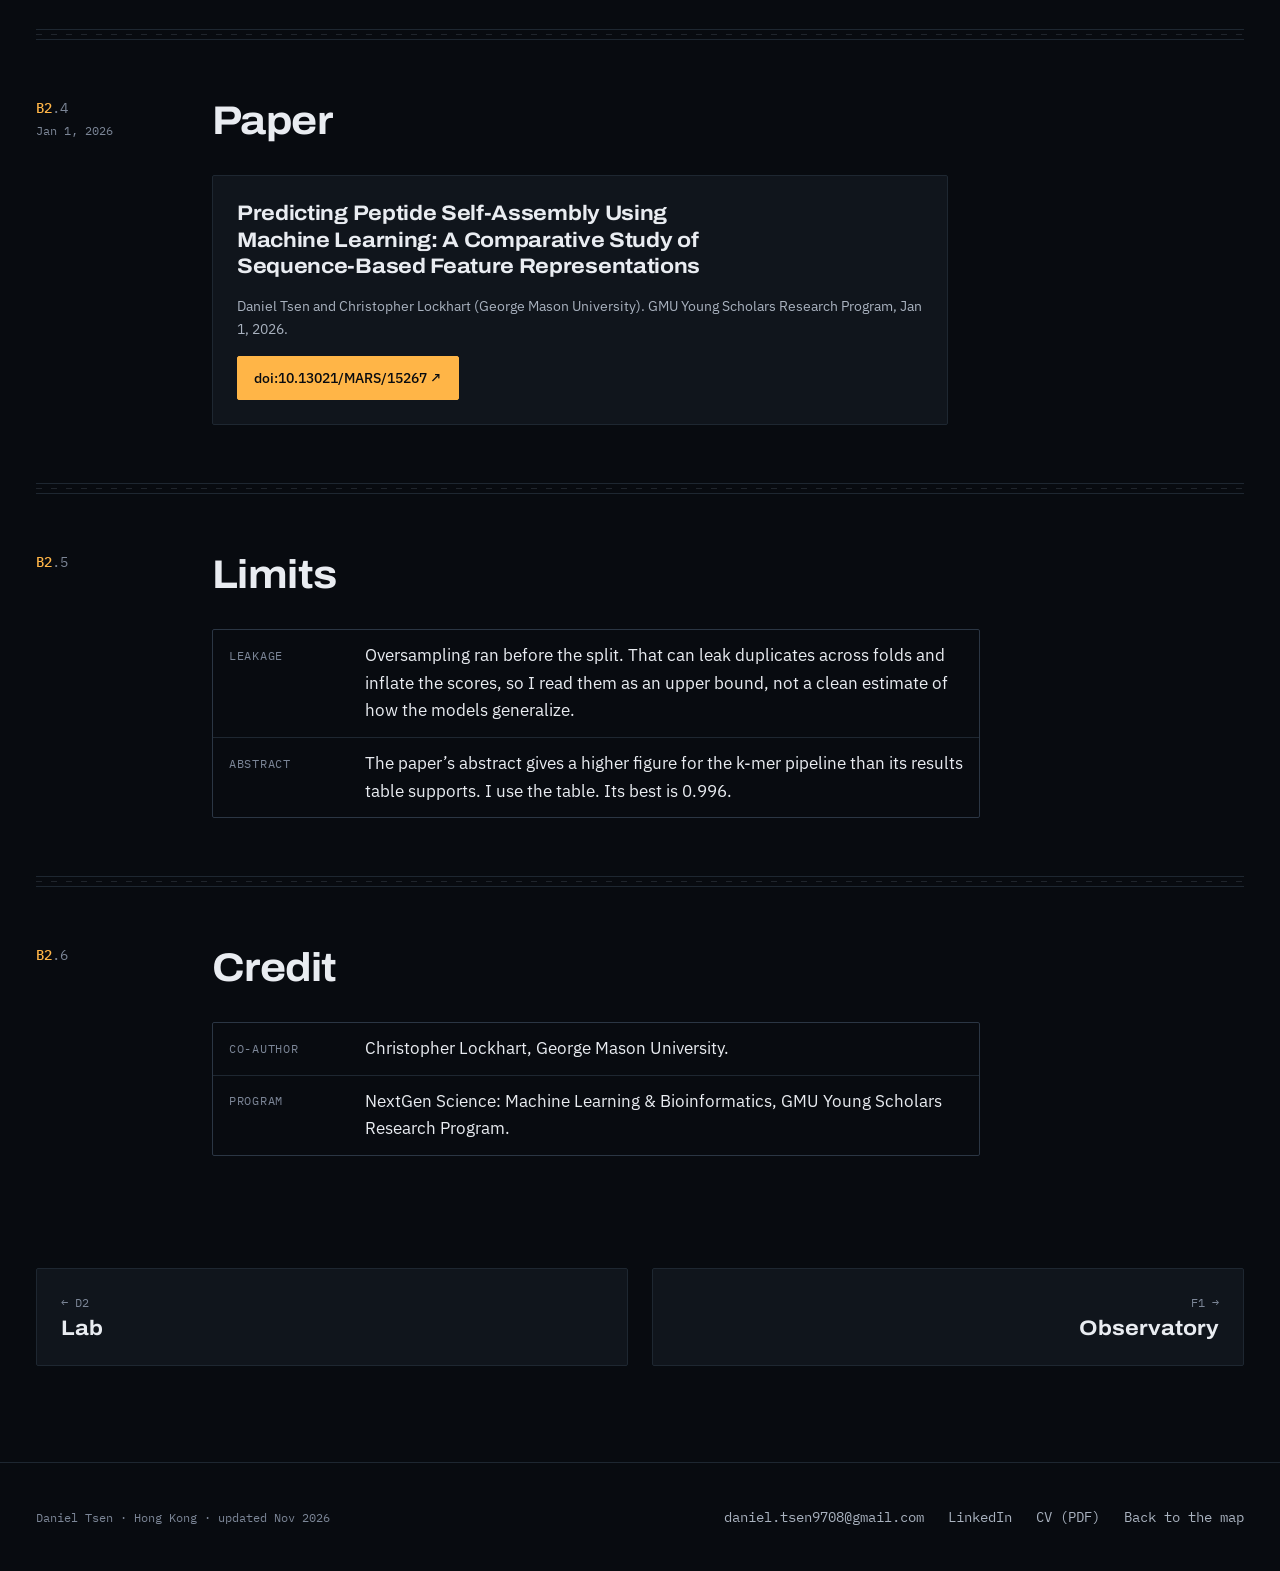
<file: peptides.html>
<!doctype html>
<html lang="en">
<head>
<meta charset="utf-8">
<meta name="viewport" content="width=device-width, initial-scale=1, viewport-fit=cover">
<title>Peptide ML · Daniel Tsen</title>
<meta name="description" content="Predicting peptide self-assembly from sequence: three ML pipelines, cross-validated AUC above 0.99, best 0.996. Oversampling ran before the split, so read it as an upper bound.">
<meta name="theme-color" content="#080B10">
<meta property="og:type" content="website">
<meta property="og:title" content="Peptide ML · Daniel Tsen">
<meta property="og:description" content="Predicting peptide self-assembly from sequence: three ML pipelines, cross-validated AUC above 0.99, best 0.996. Oversampling ran before the split, so read it as an upper bound.">
<meta property="og:url" content="https://danieltsen.com/peptides.html">
<meta property="og:image" content="https://danieltsen.com/assets/img/og.jpg">
<meta property="og:image:width" content="1200">
<meta property="og:image:height" content="675">
<meta property="og:image:alt" content="Screen recording frame of the lab simulation with 500 agents">
<meta name="twitter:card" content="summary_large_image">
<link rel="canonical" href="https://danieltsen.com/peptides.html">
<link rel="icon" href="data:image/svg+xml,%3Csvg%20xmlns%3D%22http%3A//www.w3.org/2000/svg%22%20viewBox%3D%220%200%2032%2032%22%3E%3Crect%20width%3D%2232%22%20height%3D%2232%22%20rx%3D%226%22%20fill%3D%22%23080B10%22/%3E%3Cpath%20d%3D%22M6%2011h20M6%2021h20M11%206v20M21%206v20%22%20stroke%3D%22%231F2833%22%20stroke-width%3D%222%22/%3E%3Ccircle%20cx%3D%2221%22%20cy%3D%2211%22%20r%3D%224%22%20fill%3D%22%23FFB547%22/%3E%3Ccircle%20cx%3D%2211%22%20cy%3D%2221%22%20r%3D%222.5%22%20fill%3D%22%2362D6F5%22/%3E%3C/svg%3E">
<link rel="preconnect" href="https://fonts.googleapis.com">
<link rel="preconnect" href="https://fonts.gstatic.com" crossorigin>
<link rel="stylesheet" href="https://fonts.googleapis.com/css2?family=Archivo:wdth,wght@100..125,500..800&family=IBM+Plex+Mono:wght@400;500;600&family=IBM+Plex+Sans:ital,wght@0,400;0,500;0,600;1,400&display=swap">
<link rel="stylesheet" href="https://fonts.googleapis.com/css2?family=Noto+Sans+TC:wght@400;500&display=swap&text=%E4%B8%AD%E4%BA%BA%E5%85%81%E5%8F%B0%E5%90%8B%E5%9F%B9%E5%AD%B8%E5%AE%B6%E5%BA%AD%E6%89%8D%E6%94%AF%E6%94%B6%E6%98%B1%E6%9B%BE%E6%9F%A5%E6%B5%A9%E7%94%9F%E7%95%AB%E7%A0%94%E7%A7%91%E7%A9%B6%E8%82%B2%E8%98%87%E8%A8%88%E8%AA%BF%E9%AB%98%E9%BD%8A">
<link rel="stylesheet" href="assets/css/site.css">
</head>
<body>
<canvas id="bg" aria-hidden="true"></canvas><div class="vignette" aria-hidden="true"></div>
<a class="sr skip" href="#main">Skip to content</a>
<header class="top">
  <div class="top-in">
    <a class="brand" href="index.html" aria-label="Daniel Tsen, back to the city map"><img class="avatar" src="assets/img/me-face.webp" alt="" width="320" height="320"><b>Daniel Tsen</b><span lang="zh-Hant">曾浩允</span></a>
    <nav class="tabs" aria-label="Pages"><a href="index.html"><i>MAP</i>City</a><a href="about.html"><i>D4</i>About</a><a href="simulation.html"><i>D2</i>Simulation</a><a href="peptides.html" aria-current="page"><i>B2</i>Peptides</a><a href="exoplanet.html"><i>F1</i>Exoplanet</a><a href="builds.html"><i>F4</i>Builds</a><a href="honors.html"><i>B4</i>Honors</a></nav>
  </div>
</header>
<main id="main" class="page">
  <header class="hero">
    <p class="addr"><b>B2</b> <span>Bio Lab</span> <span>GMU Young Scholars</span></p>
    <div class="title">
      <h1>Peptide self-assembly from sequence</h1>
      <p class="lede">Some short peptides assemble into ordered nanostructures on their own. Most don’t. I built three pipelines that predict which, from the amino-acid sequence alone.</p>
      <p class="meta"><b>NextGen Science: Machine Learning &amp; Bioinformatics</b>, George Mason University Young Scholars Research Program · Oct to Dec 2025 · with Christopher Lockhart · Orange Data Mining, Python</p>
    </div>
    <div class="plate"><svg class="map" viewBox="0 0 316 228" width="316" height="228" role="img" aria-label="Map: Bio Lab at grid B2" focusable="false"><rect class="blk" x="8" y="8" width="36" height="36"/><rect class="blk" x="52" y="8" width="36" height="36"/><rect class="blk" x="96" y="8" width="36" height="36"/><rect class="blk" x="140" y="8" width="36" height="36"/><rect class="blk" x="184" y="8" width="36" height="36"/><rect class="blk" x="228" y="8" width="36" height="36"/><rect class="blk" x="272" y="8" width="36" height="36"/><rect class="blk" x="8" y="52" width="36" height="36"/><rect class="blk" x="52" y="52" width="36" height="36"/><rect class="blk" x="96" y="52" width="36" height="36"/><rect class="blk" x="140" y="52" width="36" height="36"/><rect class="blk" x="184" y="52" width="36" height="36"/><rect class="blk" x="228" y="52" width="36" height="36"/><rect class="blk" x="272" y="52" width="36" height="36"/><rect class="blk" x="8" y="96" width="36" height="36"/><rect class="blk" x="52" y="96" width="36" height="36"/><rect class="blk" x="96" y="96" width="36" height="36"/><rect class="blk" x="140" y="96" width="36" height="36"/><rect class="blk" x="184" y="96" width="36" height="36"/><rect class="blk" x="228" y="96" width="36" height="36"/><rect class="blk" x="272" y="96" width="36" height="36"/><rect class="blk" x="8" y="140" width="36" height="36"/><rect class="blk" x="52" y="140" width="36" height="36"/><rect class="blk" x="96" y="140" width="36" height="36"/><rect class="blk" x="140" y="140" width="36" height="36"/><rect class="blk" x="184" y="140" width="36" height="36"/><rect class="blk" x="228" y="140" width="36" height="36"/><rect class="blk" x="272" y="140" width="36" height="36"/><rect class="blk" x="8" y="184" width="36" height="36"/><rect class="blk" x="52" y="184" width="36" height="36"/><rect class="blk" x="96" y="184" width="36" height="36"/><rect class="blk" x="140" y="184" width="36" height="36"/><rect class="blk" x="184" y="184" width="36" height="36"/><rect class="blk" x="228" y="184" width="36" height="36"/><rect class="blk" x="272" y="184" width="36" height="36"/><rect class="bld here" x="58" y="58" width="24" height="24"/><rect class="here-in" x="63" y="63" width="14" height="14"/><rect class="bld" x="146" y="58" width="24" height="24"/><rect class="bld" x="234" y="14" width="24" height="24"/><rect class="bld" x="234" y="146" width="24" height="24"/><rect class="bld" x="58" y="146" width="24" height="24"/><rect class="bld" x="146" y="146" width="24" height="24"/><rect class="bld" x="278" y="102" width="24" height="24"/></svg><p><span>You are here</span><b>B2 Bio Lab</b></p></div>
    <figure class="lead hero-canvas"><canvas id="pep-hero" aria-hidden="true"></canvas><figcaption class="w-note">Illustration. Some chains find each other and stack, most drift past.</figcaption></figure>
  </header>
  <div class="stats">
    <p class="key-k">Key</p>
    <div class="stat"><b>0.996</b><span>best cross-validated AUC, an upper bound: oversampling ran before the split</span></div>
    <div class="stat"><b>3</b><span>pipelines, each above AUC 0.99 with at least one model</span></div>
    <div class="stat"><b>Published</b><span>Jan 1, 2026, GMU Young Scholars Research Program</span></div>
  </div>
  <details class="jump" open>
    <summary>On this page <span>5</span></summary>
    <nav aria-label="On this page">
      <a href="#result"><span>B2.1</span>All three above AUC 0.99<i aria-hidden="true">↓</i></a>
      <a href="#method"><span>B2.2</span>Three ways to turn a sequence into numbers<i aria-hidden="true">↓</i></a>
      <a href="#kmer-h-sec"><span>B2.3</span>k-mer counting<i aria-hidden="true">↓</i></a>
      <a href="#paper"><span>B2.4</span>Paper<i aria-hidden="true">↓</i></a>
      <a href="#limits"><span>B2.5–6</span>Limits · Credit<i aria-hidden="true">↓</i></a>
    </nav>
  </details>

  <section class="block" id="result" aria-labelledby="res-h">
    <p class="idx"><span><b>B2</b>.1</span><small>Cross-validated</small></p>
    <div class="body">
      <h2 id="res-h">All three above AUC 0.99</h2>
      <div class="tbl-wrap"><table class="tbl">
        <thead><tr><th scope="col">Pipeline</th><th scope="col">Best model</th><th scope="col">CV AUC</th><th scope="col">Other metrics</th></tr></thead>
        <tbody>
          <tr><td>Physicochemical descriptors</td><td>AdaBoost</td><td class="n">0.996</td><td class="n">CA 0.979, F1 0.979, MCC 0.958</td></tr>
          <tr><td>k-mer bag of words</td><td>Neural net</td><td class="n">0.993</td><td class="n">not in table</td></tr>
          <tr><td>Engineered descriptors</td><td>not in table</td><td class="n">&gt; 0.99</td><td class="n">not in table</td></tr>
        </tbody>
      </table></div>
      <p class="note">Every pipeline reached a cross-validated AUC above 0.99 with at least one model. Oversampling ran before the split, so treat these as upper bounds. “Not in table” marks numbers the results table doesn’t give. CA is classification accuracy and MCC is the Matthews correlation coefficient.</p>
    </div>
  </section>

  <section class="block" id="method" aria-labelledby="pipes-h">
    <p class="idx"><span><b>B2</b>.2</span><small>Method</small></p>
    <div class="body">
      <h2 id="pipes-h">Three ways to turn a sequence into numbers</h2>
      <div class="trio">
        <article class="card"><p class="k">Pipeline 1</p><h3>Physicochemical descriptors</h3><p>Amino-acid physicochemical properties as features.</p></article>
        <article class="card"><p class="k">Pipeline 2</p><h3>k-mer bag of words</h3><p>The NLP-inspired one, below. Counts of every length-k window.</p></article>
        <article class="card"><p class="k">Pipeline 3</p><h3>Engineered descriptors</h3><p>Derived sequence descriptors built by hand.</p></article>
      </div>
      <div class="prose">
        <p>The classes were moderately imbalanced, so I used stratified oversampling. Every pipeline was scored with stratified 5-fold cross-validation across logistic regression, an RBF-kernel SVM, gradient boosting, AdaBoost and a neural net.</p>
      </div>
      <figure><img src="assets/img/peptide-workflow.webp" width="1600" height="657" loading="lazy" decoding="async" alt="Orange Data Mining workflow: CSV import, class imbalance plot, data samplers, concatenate, corpus, text preprocessing, bag of words, learners, Test and Score, confusion matrix, ROC analysis and predictions" data-zoom><figcaption><b>Fig. 1</b> Pipeline 2 as an Orange workflow, from CSV import through class balancing and text encoding to Test and Score and ROC analysis.</figcaption></figure>
    </div>
  </section>

  <section class="block" id="kmer-h-sec" aria-labelledby="km-h">
    <p class="idx"><span><b>B2</b>.3</span><small>Try it</small></p>
    <div class="body">
      <h2 id="km-h">k-mer counting</h2>
      <div class="widget" id="kmer">
      <div class="w-head"><b>The idea behind pipeline 2</b><span>k-mer bag of words</span></div>
      <p class="muted">Text models count words. Pipeline 2 counts every length-k window of the sequence the same way, and each distinct k-mer becomes one feature. Type any sequence in one-letter amino-acid code. This one is made up.</p>
      <label for="km-in" class="w-note">Sequence</label>
      <input type="text" id="km-in" value="PKVLFEGAWKLVKE" maxlength="80" spellcheck="false" autocomplete="off">
      <div class="w-row"><span class="w-note">k =</span><div class="seg" role="group" aria-label="k-mer length"><button type="button" data-k="1" aria-pressed="false">1</button><button type="button" data-k="2" aria-pressed="true">2</button><button type="button" data-k="3" aria-pressed="false">3</button></div></div>
      <ul class="kmers" id="km-chips" aria-live="polite"></ul>
      <p class="w-note" id="km-stats"></p>
      <p class="w-note warn" id="km-warn"></p>
      </div>
    </div>
  </section>

  <section class="block" id="paper" aria-labelledby="paper-h">
    <p class="idx"><span><b>B2</b>.4</span><small>Jan 1, 2026</small></p>
    <div class="body">
      <h2 id="paper-h">Paper</h2>
      <article class="card paper">
        <h3>Predicting Peptide Self-Assembly Using Machine Learning: A Comparative Study of Sequence-Based Feature Representations</h3>
        <p class="muted">Daniel Tsen and Christopher Lockhart (George Mason University). GMU Young Scholars Research Program, Jan 1, 2026.</p>
        <p><a class="btn" href="https://doi.org/10.13021/MARS/15267" rel="noopener">doi:10.13021/MARS/15267 ↗</a></p>
      </article>
    </div>
  </section>

  <section class="block" id="limits" aria-labelledby="lim-h">
    <p class="idx"><span><b>B2</b>.5</span></p>
    <div class="body">
      <h2 id="lim-h">Limits</h2>
      <dl class="facts">
        <dt>Leakage</dt><dd>Oversampling ran before the split. That can leak duplicates across folds and inflate the scores, so I read them as an upper bound, not a clean estimate of how the models generalize.</dd>
        <dt>Abstract</dt><dd>The paper’s abstract gives a higher figure for the k-mer pipeline than its results table supports. I use the table. Its best is 0.996.</dd>
      </dl>
    </div>
  </section>

  <section class="block" id="credit" aria-labelledby="cred-h">
    <p class="idx"><span><b>B2</b>.6</span></p>
    <div class="body">
      <h2 id="cred-h">Credit</h2>
      <dl class="facts">
        <dt>Co-author</dt><dd>Christopher Lockhart, George Mason University.</dd>
        <dt>Program</dt><dd>NextGen Science: Machine Learning &amp; Bioinformatics, GMU Young Scholars Research Program.</dd>
      </dl>
    </div>
  </section>
<nav class="next" aria-label="Next stop"><a href="simulation.html"><span>← D2</span><b>Lab</b></a><a href="exoplanet.html"><span>F1 →</span><b>Observatory</b></a></nav>
</main>
<footer class="foot">
  <div class="foot-in">
    <span>Daniel Tsen · Hong Kong · updated Nov 2026</span>
    <span class="foot-links"><a href="mailto:daniel.tsen9708@gmail.com">daniel.tsen9708@gmail.com</a><a href="https://www.linkedin.com/in/daniel-tsen-28a840286/" data-placeholder rel="noopener">LinkedIn</a><a href="assets/Daniel-Tsen-CV.pdf">CV (PDF)</a><a href="index.html">Back to the map</a></span>
  </div>
</footer>
<dialog id="lightbox" aria-label="Enlarged figure"><button class="btn small ghost" type="button" data-close>Close</button><img alt=""><p></p></dialog>
<script src="assets/js/site.js" defer></script>
<script src="assets/js/widgets.js" defer></script>
</body>
</html>
</file>
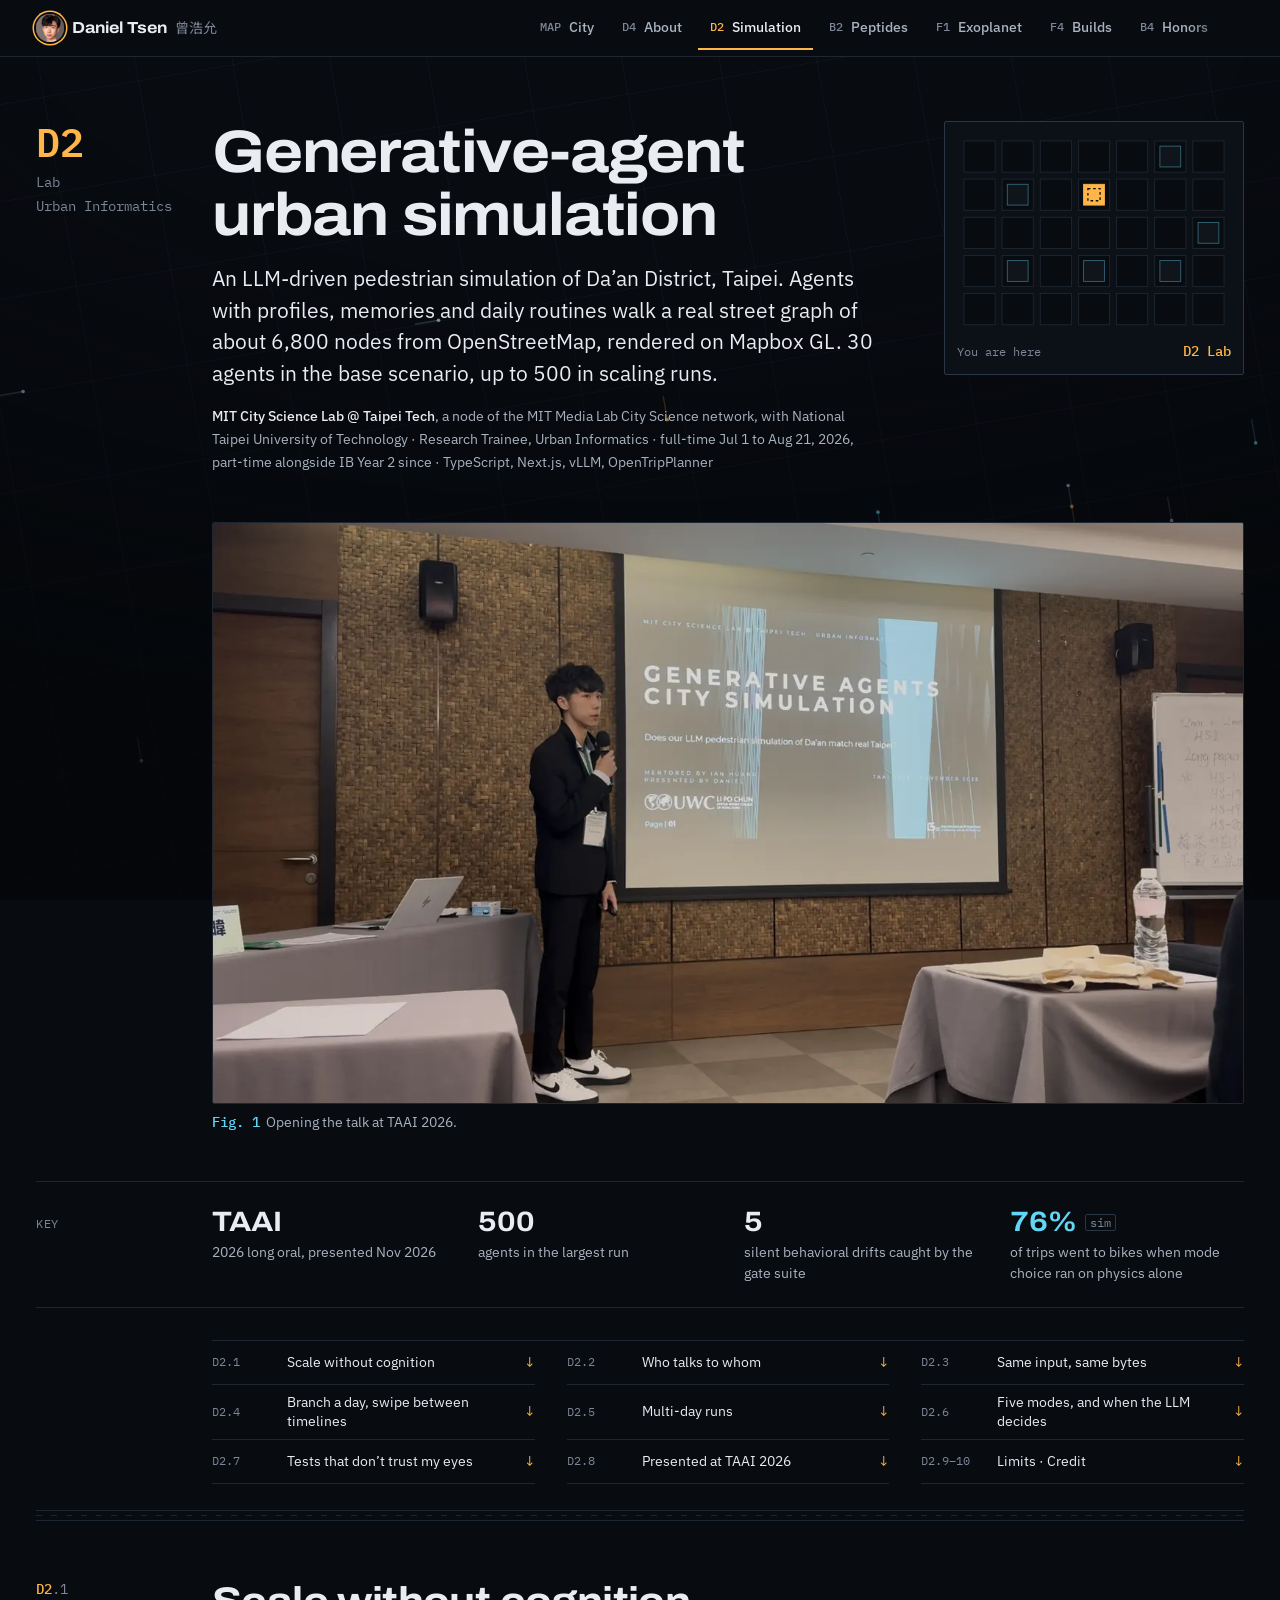
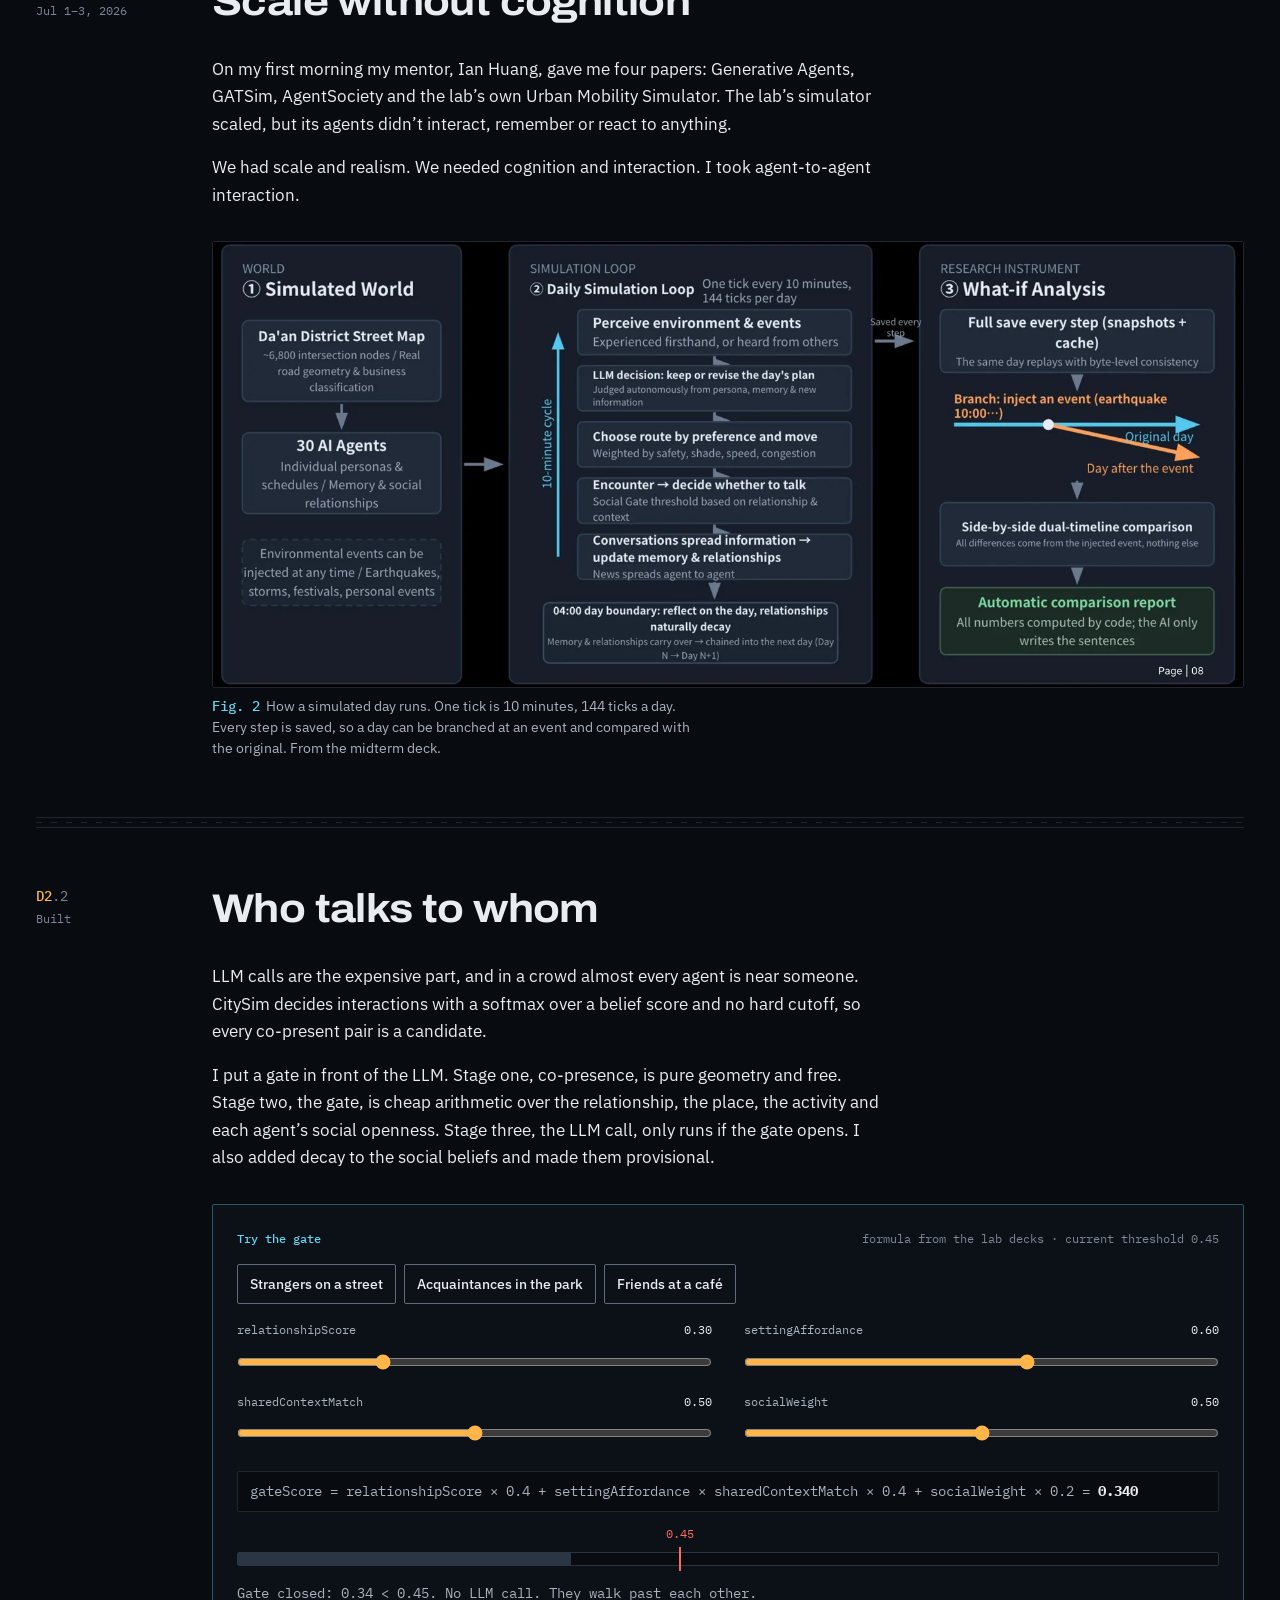
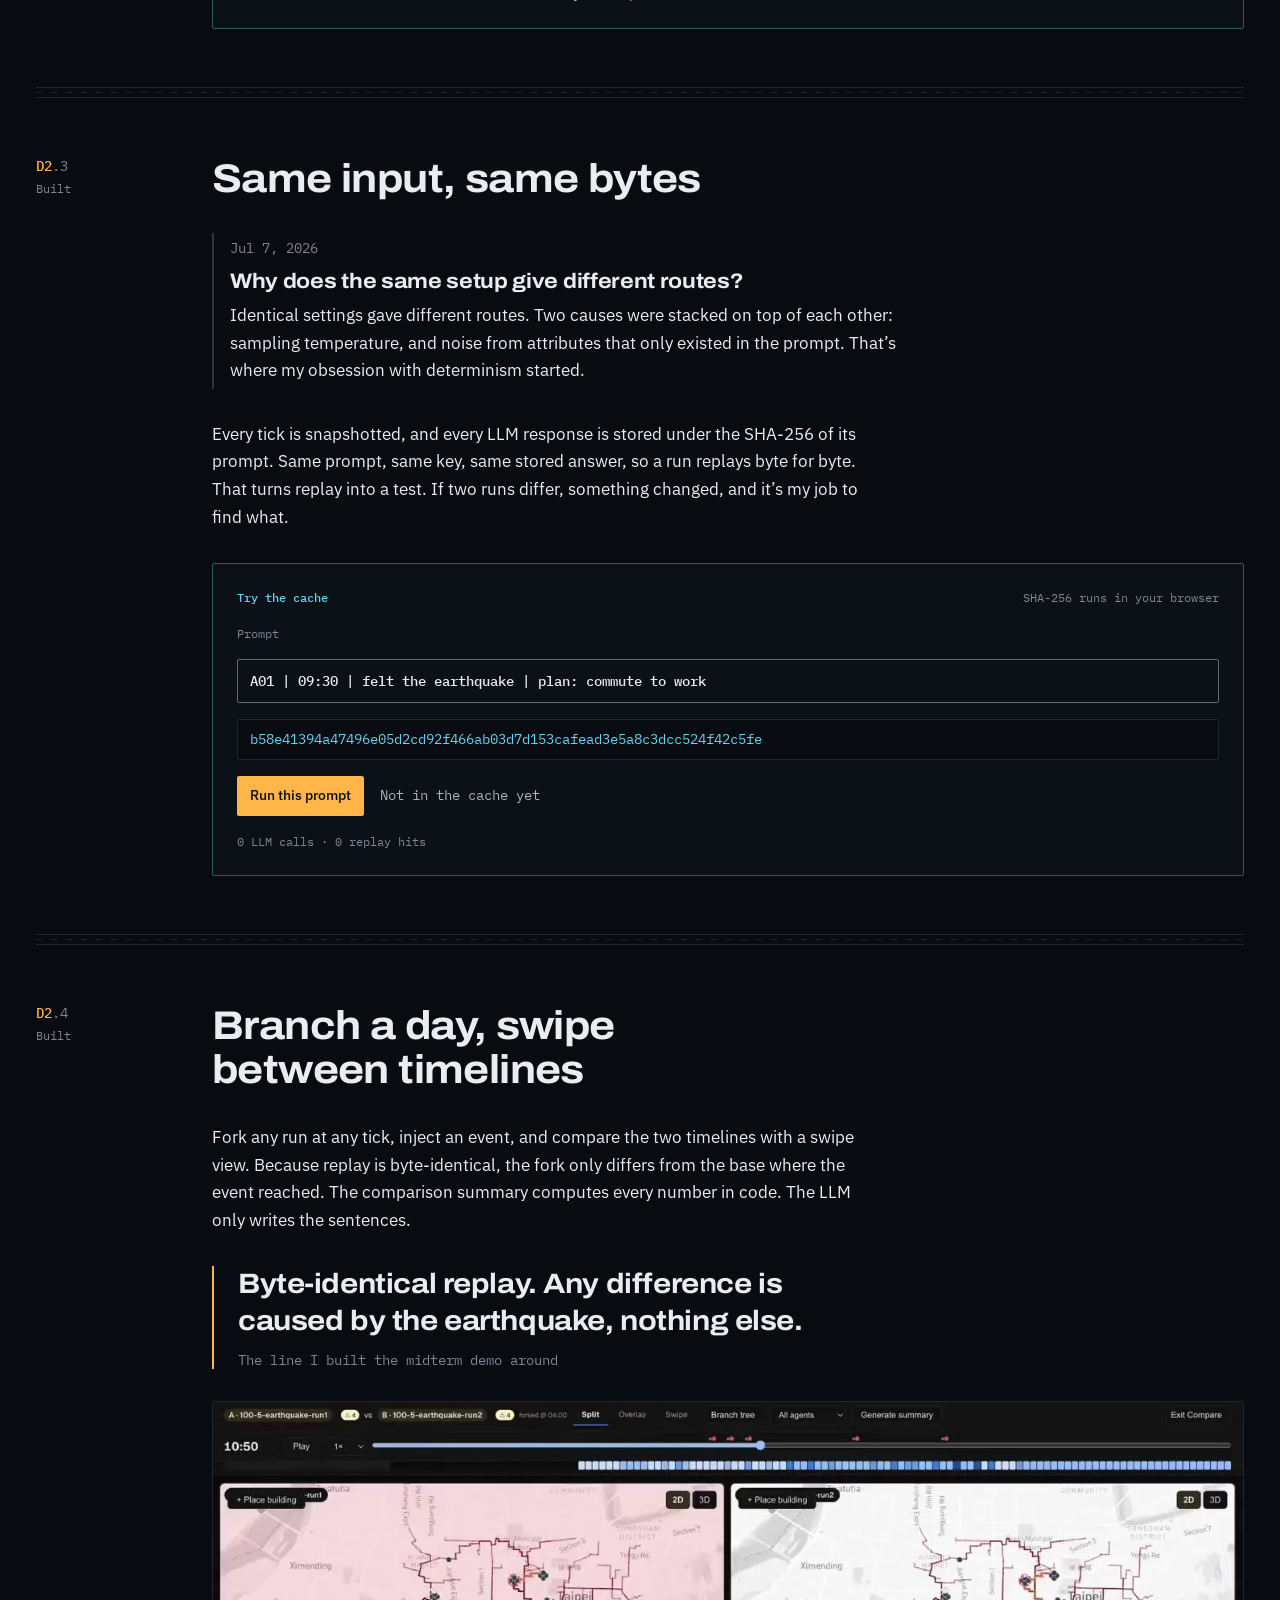
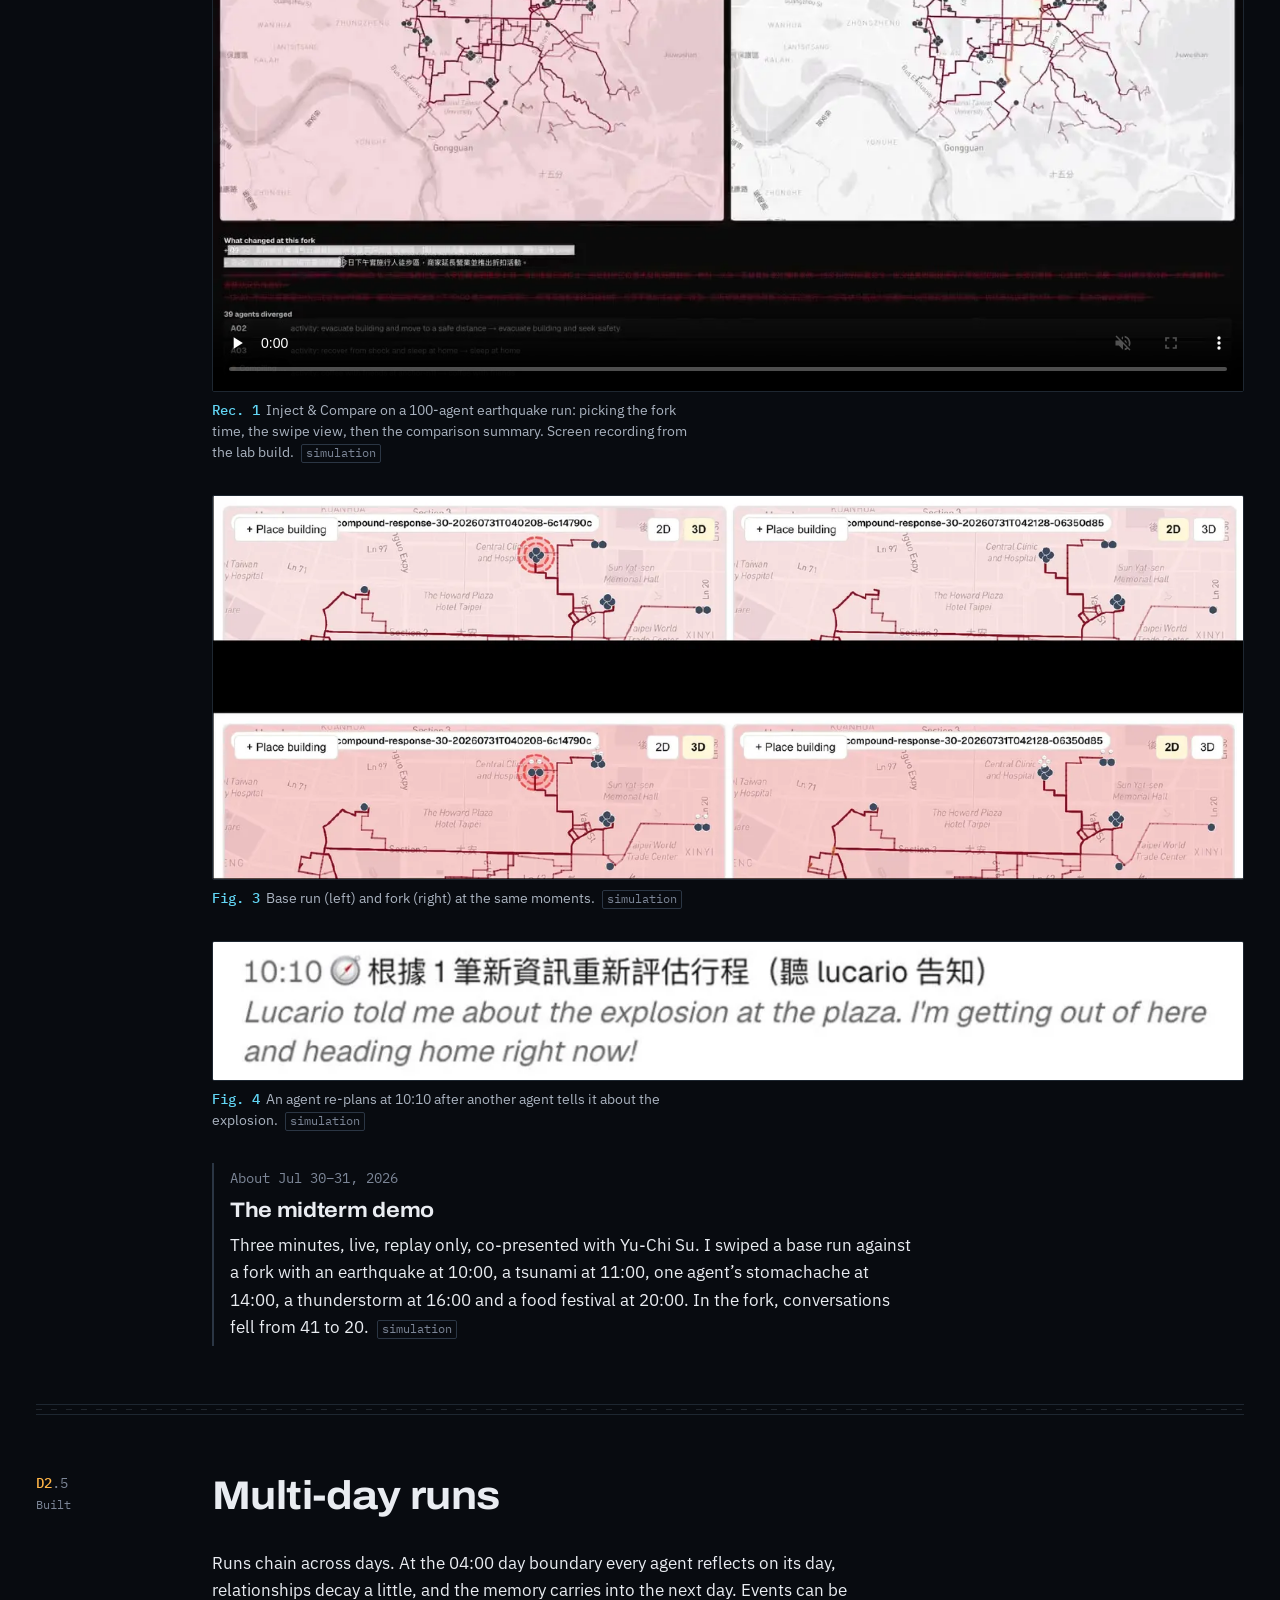
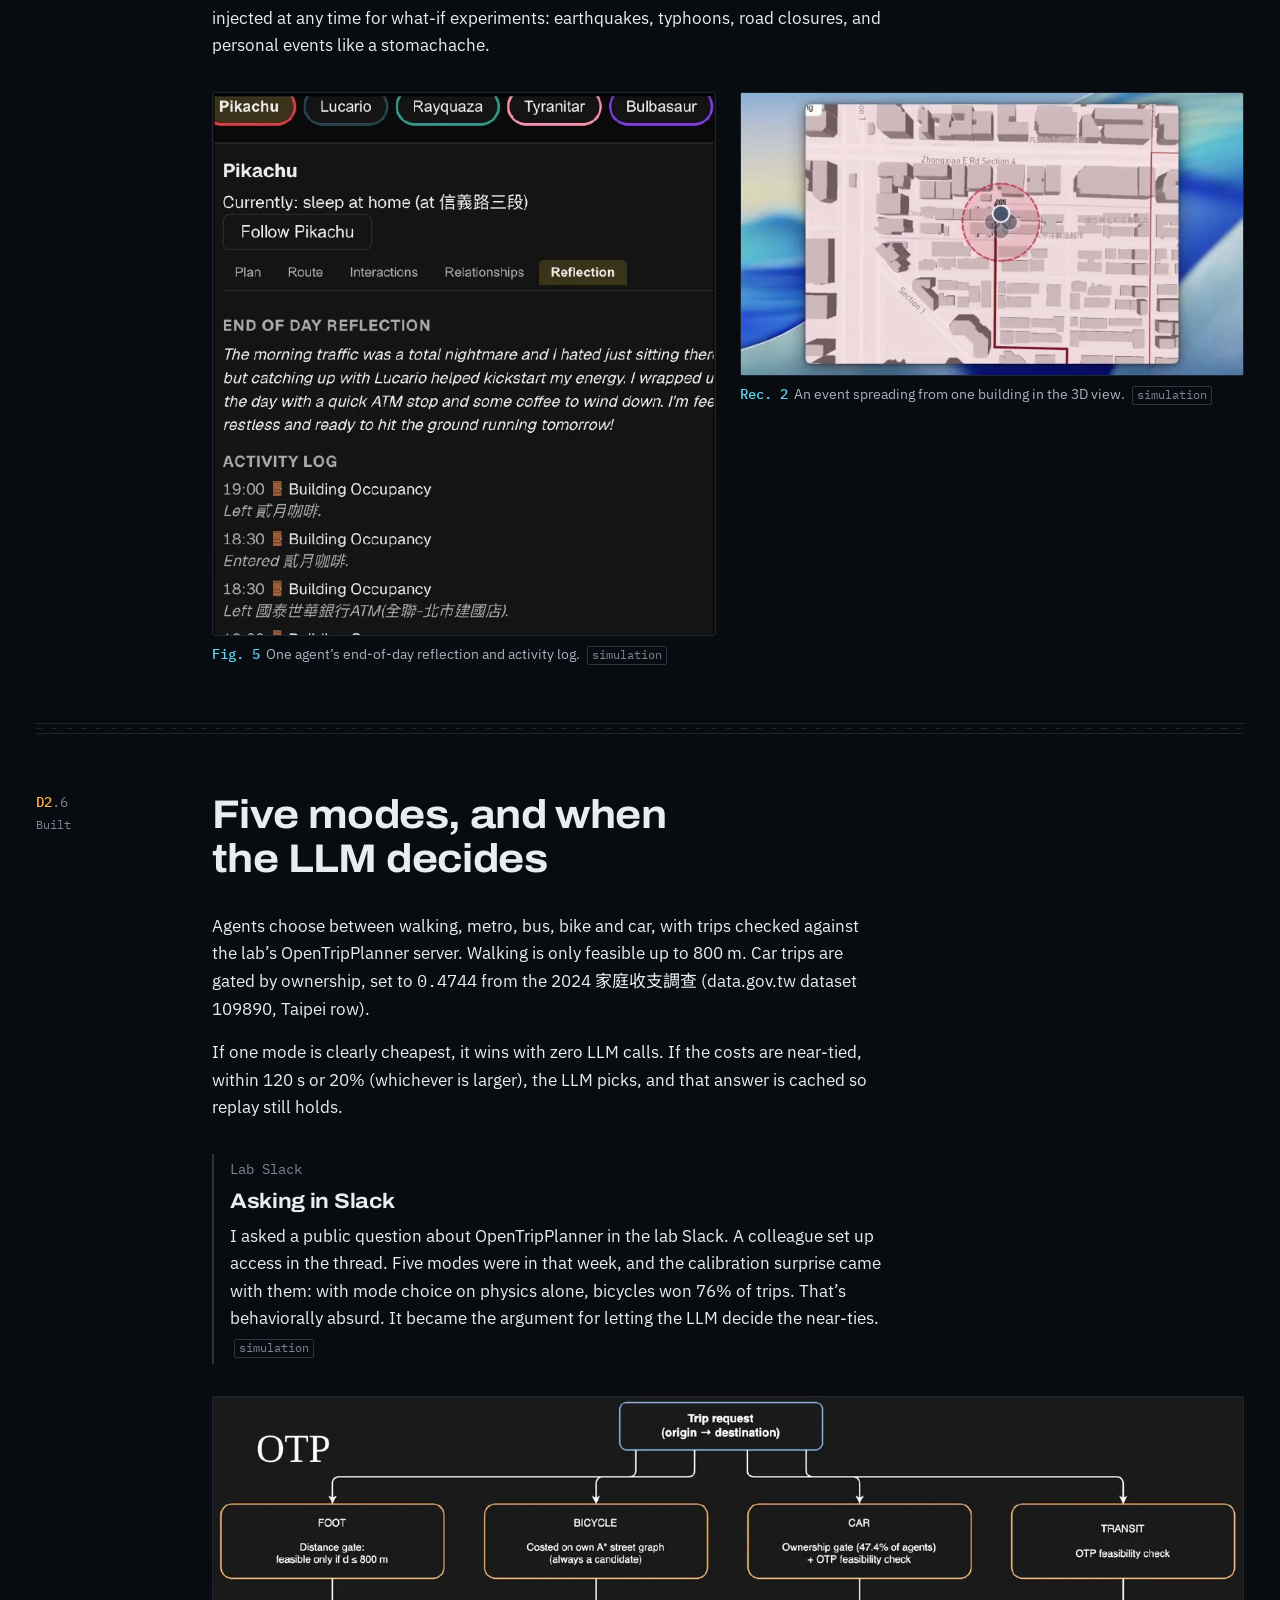
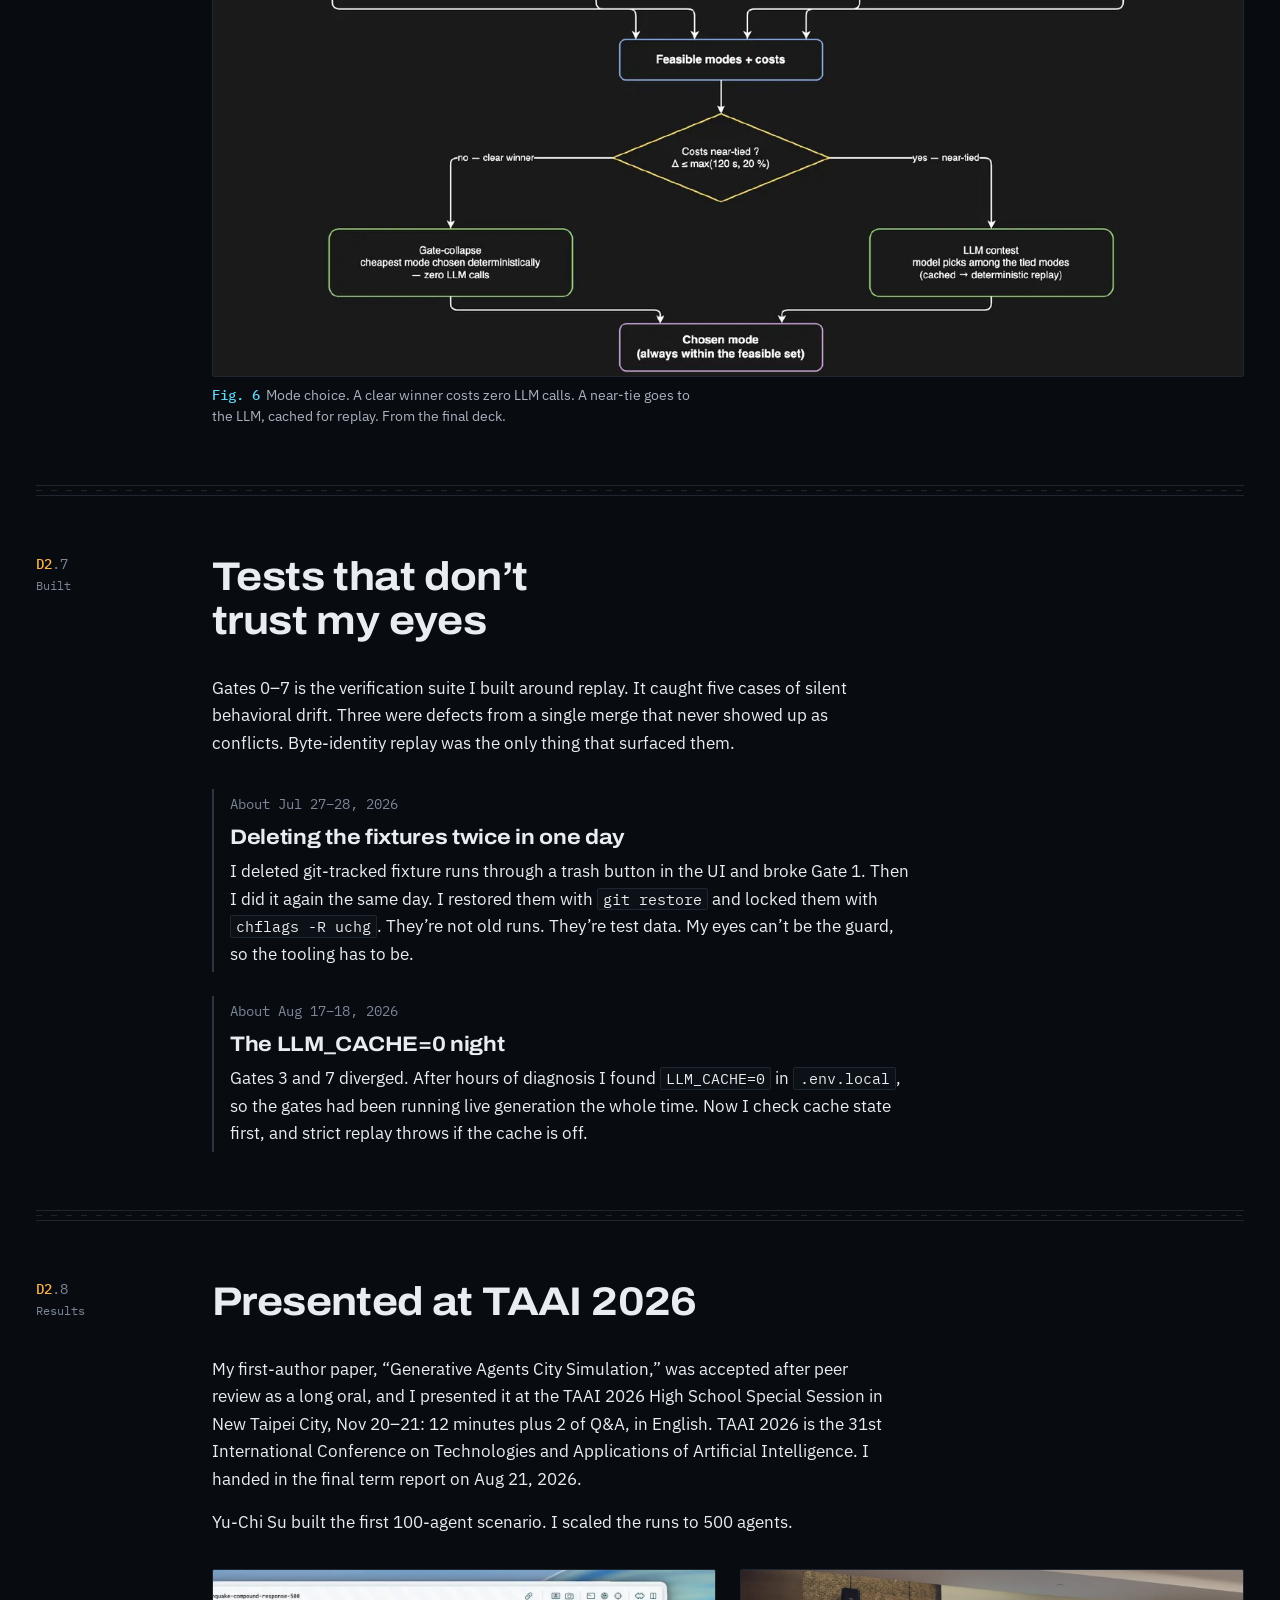
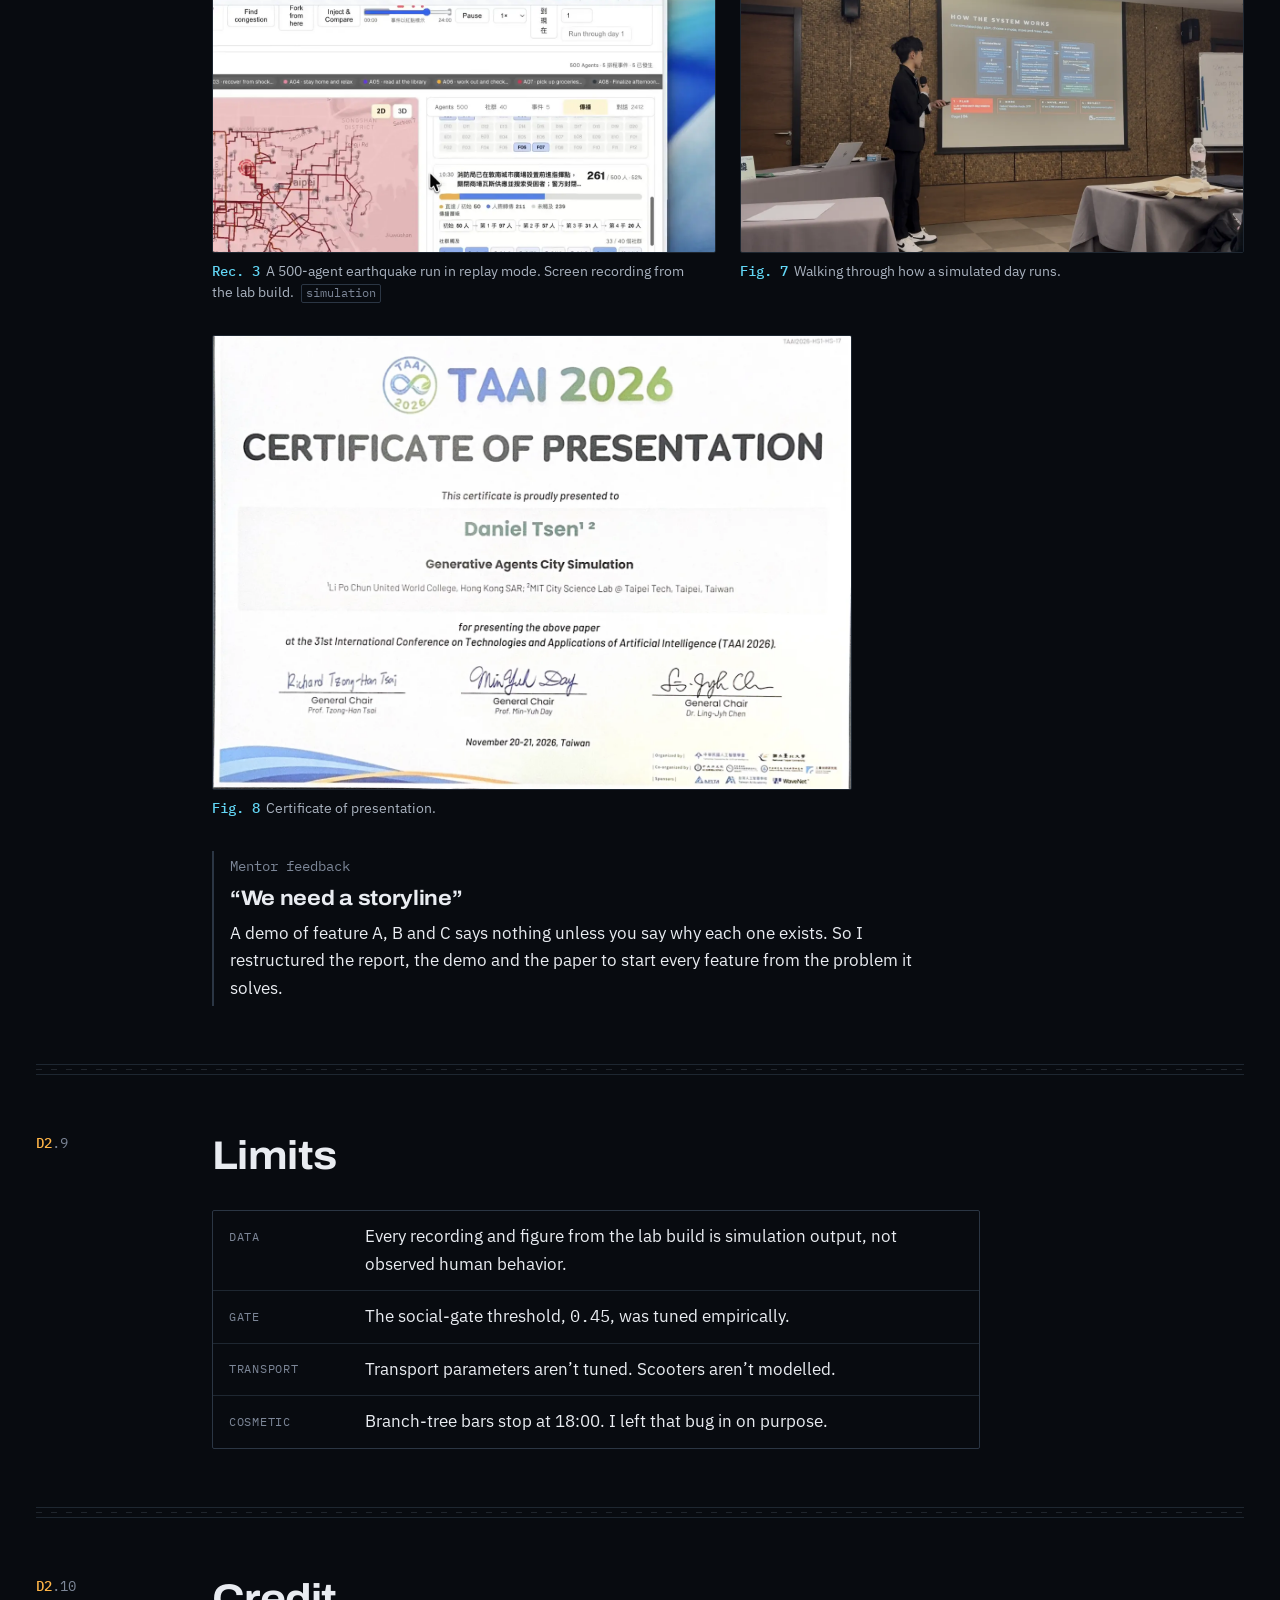
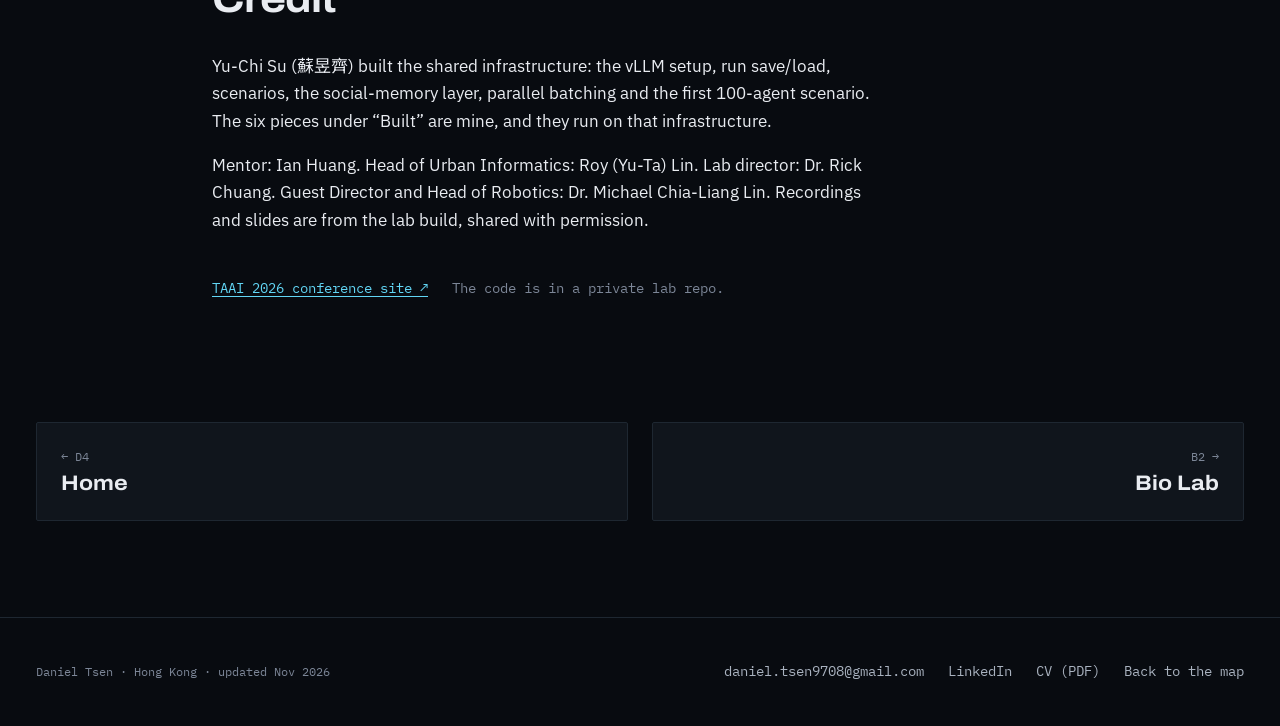
<file: simulation.html>
<!doctype html>
<html lang="en">
<head>
<meta charset="utf-8">
<meta name="viewport" content="width=device-width, initial-scale=1, viewport-fit=cover">
<title>Urban simulation · Daniel Tsen</title>
<meta name="description" content="Presented as a long oral at TAAI 2026. LLM-driven multi-agent pedestrian simulation of Da'an District, Taipei. Social gate, byte-identical replay, fork-and-compare.">
<meta name="theme-color" content="#080B10">
<meta property="og:type" content="website">
<meta property="og:title" content="Urban simulation · Daniel Tsen">
<meta property="og:description" content="Presented as a long oral at TAAI 2026. LLM-driven multi-agent pedestrian simulation of Da'an District, Taipei. Social gate, byte-identical replay, fork-and-compare.">
<meta property="og:url" content="https://danieltsen.com/simulation.html">
<meta property="og:image" content="https://danieltsen.com/assets/img/og.jpg">
<meta property="og:image:width" content="1200">
<meta property="og:image:height" content="675">
<meta property="og:image:alt" content="Screen recording frame of the lab simulation with 500 agents">
<meta name="twitter:card" content="summary_large_image">
<link rel="canonical" href="https://danieltsen.com/simulation.html">
<link rel="icon" href="data:image/svg+xml,%3Csvg%20xmlns%3D%22http%3A//www.w3.org/2000/svg%22%20viewBox%3D%220%200%2032%2032%22%3E%3Crect%20width%3D%2232%22%20height%3D%2232%22%20rx%3D%226%22%20fill%3D%22%23080B10%22/%3E%3Cpath%20d%3D%22M6%2011h20M6%2021h20M11%206v20M21%206v20%22%20stroke%3D%22%231F2833%22%20stroke-width%3D%222%22/%3E%3Ccircle%20cx%3D%2221%22%20cy%3D%2211%22%20r%3D%224%22%20fill%3D%22%23FFB547%22/%3E%3Ccircle%20cx%3D%2211%22%20cy%3D%2221%22%20r%3D%222.5%22%20fill%3D%22%2362D6F5%22/%3E%3C/svg%3E">
<link rel="preconnect" href="https://fonts.googleapis.com">
<link rel="preconnect" href="https://fonts.gstatic.com" crossorigin>
<link rel="stylesheet" href="https://fonts.googleapis.com/css2?family=Archivo:wdth,wght@100..125,500..800&family=IBM+Plex+Mono:wght@400;500;600&family=IBM+Plex+Sans:ital,wght@0,400;0,500;0,600;1,400&display=swap">
<link rel="stylesheet" href="https://fonts.googleapis.com/css2?family=Noto+Sans+TC:wght@400;500&display=swap&text=%E4%B8%AD%E4%BA%BA%E5%85%81%E5%8F%B0%E5%90%8B%E5%9F%B9%E5%AD%B8%E5%AE%B6%E5%BA%AD%E6%89%8D%E6%94%AF%E6%94%B6%E6%98%B1%E6%9B%BE%E6%9F%A5%E6%B5%A9%E7%94%9F%E7%95%AB%E7%A0%94%E7%A7%91%E7%A9%B6%E8%82%B2%E8%98%87%E8%A8%88%E8%AA%BF%E9%AB%98%E9%BD%8A">
<link rel="stylesheet" href="assets/css/site.css">
</head>
<body>
<canvas id="bg" aria-hidden="true"></canvas><div class="vignette" aria-hidden="true"></div>
<a class="sr skip" href="#main">Skip to content</a>
<header class="top">
  <div class="top-in">
    <a class="brand" href="index.html" aria-label="Daniel Tsen, back to the city map"><img class="avatar" src="assets/img/me-face.webp" alt="" width="320" height="320"><b>Daniel Tsen</b><span lang="zh-Hant">曾浩允</span></a>
    <nav class="tabs" aria-label="Pages"><a href="index.html"><i>MAP</i>City</a><a href="about.html"><i>D4</i>About</a><a href="simulation.html" aria-current="page"><i>D2</i>Simulation</a><a href="peptides.html"><i>B2</i>Peptides</a><a href="exoplanet.html"><i>F1</i>Exoplanet</a><a href="builds.html"><i>F4</i>Builds</a><a href="honors.html"><i>B4</i>Honors</a></nav>
  </div>
</header>
<main id="main" class="page">
  <header class="hero">
    <p class="addr"><b>D2</b> <span>Lab</span> <span>Urban Informatics</span></p>
    <div class="title">
      <h1>Generative-agent urban simulation</h1>
      <p class="lede">An LLM-driven pedestrian simulation of Da’an District, Taipei. Agents with profiles, memories and daily routines walk a real street graph of about 6,800 nodes from OpenStreetMap, rendered on Mapbox GL. 30 agents in the base scenario, up to 500 in scaling runs.</p>
      <p class="meta"><b>MIT City Science Lab @ Taipei Tech</b>, a node of the MIT Media Lab City Science network, with National Taipei University of Technology · Research Trainee, Urban Informatics · full-time Jul 1 to Aug 21, 2026, part-time alongside IB Year 2 since · TypeScript, Next.js, vLLM, OpenTripPlanner</p>
    </div>
    <div class="plate"><svg class="map" viewBox="0 0 316 228" width="316" height="228" role="img" aria-label="Map: Lab at grid D2" focusable="false"><rect class="blk" x="8" y="8" width="36" height="36"/><rect class="blk" x="52" y="8" width="36" height="36"/><rect class="blk" x="96" y="8" width="36" height="36"/><rect class="blk" x="140" y="8" width="36" height="36"/><rect class="blk" x="184" y="8" width="36" height="36"/><rect class="blk" x="228" y="8" width="36" height="36"/><rect class="blk" x="272" y="8" width="36" height="36"/><rect class="blk" x="8" y="52" width="36" height="36"/><rect class="blk" x="52" y="52" width="36" height="36"/><rect class="blk" x="96" y="52" width="36" height="36"/><rect class="blk" x="140" y="52" width="36" height="36"/><rect class="blk" x="184" y="52" width="36" height="36"/><rect class="blk" x="228" y="52" width="36" height="36"/><rect class="blk" x="272" y="52" width="36" height="36"/><rect class="blk" x="8" y="96" width="36" height="36"/><rect class="blk" x="52" y="96" width="36" height="36"/><rect class="blk" x="96" y="96" width="36" height="36"/><rect class="blk" x="140" y="96" width="36" height="36"/><rect class="blk" x="184" y="96" width="36" height="36"/><rect class="blk" x="228" y="96" width="36" height="36"/><rect class="blk" x="272" y="96" width="36" height="36"/><rect class="blk" x="8" y="140" width="36" height="36"/><rect class="blk" x="52" y="140" width="36" height="36"/><rect class="blk" x="96" y="140" width="36" height="36"/><rect class="blk" x="140" y="140" width="36" height="36"/><rect class="blk" x="184" y="140" width="36" height="36"/><rect class="blk" x="228" y="140" width="36" height="36"/><rect class="blk" x="272" y="140" width="36" height="36"/><rect class="blk" x="8" y="184" width="36" height="36"/><rect class="blk" x="52" y="184" width="36" height="36"/><rect class="blk" x="96" y="184" width="36" height="36"/><rect class="blk" x="140" y="184" width="36" height="36"/><rect class="blk" x="184" y="184" width="36" height="36"/><rect class="blk" x="228" y="184" width="36" height="36"/><rect class="blk" x="272" y="184" width="36" height="36"/><rect class="bld here" x="146" y="58" width="24" height="24"/><rect class="here-in" x="151" y="63" width="14" height="14"/><rect class="bld" x="58" y="58" width="24" height="24"/><rect class="bld" x="234" y="14" width="24" height="24"/><rect class="bld" x="234" y="146" width="24" height="24"/><rect class="bld" x="58" y="146" width="24" height="24"/><rect class="bld" x="146" y="146" width="24" height="24"/><rect class="bld" x="278" y="102" width="24" height="24"/></svg><p><span>You are here</span><b>D2 Lab</b></p></div>
    <figure class="lead"><img src="assets/img/taai-title.webp" width="1400" height="788" decoding="async" alt="Daniel presenting at TAAI 2026 in front of the title slide, Generative Agents City Simulation" data-zoom><figcaption><b>Fig. 1</b> Opening the talk at TAAI 2026.</figcaption></figure>
  </header>
  <div class="stats">
    <p class="key-k">Key</p>
    <div class="stat"><b>TAAI</b><span>2026 long oral, presented Nov 2026</span></div>
    <div class="stat"><b>500</b><span>agents in the largest run</span></div>
    <div class="stat"><b>5</b><span>silent behavioral drifts caught by the gate suite</span></div>
    <div class="stat sim"><b>76%</b><span>of trips went to bikes when mode choice ran on physics alone</span></div>
  </div>
  <details class="jump" open>
    <summary>On this page <span>9</span></summary>
    <nav aria-label="On this page">
      <a href="#why"><span>D2.1</span>Scale without cognition<i aria-hidden="true">↓</i></a>
      <a href="#social-gate"><span>D2.2</span>Who talks to whom<i aria-hidden="true">↓</i></a>
      <a href="#replay"><span>D2.3</span>Same input, same bytes<i aria-hidden="true">↓</i></a>
      <a href="#fork"><span>D2.4</span>Branch a day, swipe between timelines<i aria-hidden="true">↓</i></a>
      <a href="#days"><span>D2.5</span>Multi-day runs<i aria-hidden="true">↓</i></a>
      <a href="#transport"><span>D2.6</span>Five modes, and when the LLM decides<i aria-hidden="true">↓</i></a>
      <a href="#gates"><span>D2.7</span>Tests that don’t trust my eyes<i aria-hidden="true">↓</i></a>
      <a href="#results"><span>D2.8</span>Presented at TAAI 2026<i aria-hidden="true">↓</i></a>
      <a href="#limits"><span>D2.9–10</span>Limits · Credit<i aria-hidden="true">↓</i></a>
    </nav>
  </details>

  <section class="block" id="why" aria-labelledby="why-h">
    <p class="idx"><span><b>D2</b>.1</span><small>Jul 1–3, 2026</small></p>
    <div class="body">
      <h2 id="why-h">Scale without cognition</h2>
      <div class="prose">
        <p>On my first morning my mentor, Ian Huang, gave me four papers: Generative Agents, GATSim, AgentSociety and the lab’s own Urban Mobility Simulator. The lab’s simulator scaled, but its agents didn’t interact, remember or react to anything.</p>
        <p>We had scale and realism. We needed cognition and interaction. I took agent-to-agent interaction.</p>
      </div>
      <figure class="diagram"><div class="pan"><img src="assets/img/sim-loop.webp" width="1600" height="691" loading="lazy" decoding="async" alt="Diagram: the simulated world of Da’an streets and agents, the daily loop of 10-minute ticks, and the what-if layer that branches a saved day at an injected event" data-zoom></div><figcaption><b>Fig. 2</b> How a simulated day runs. One tick is 10 minutes, 144 ticks a day. Every step is saved, so a day can be branched at an event and compared with the original. From the midterm deck.</figcaption></figure>
    </div>
  </section>

  <section class="block" id="social-gate" aria-labelledby="gate-h">
    <p class="idx"><span><b>D2</b>.2</span><small>Built</small></p>
    <div class="body">
      <h2 id="gate-h">Who talks to whom</h2>
      <div class="prose">
        <p>LLM calls are the expensive part, and in a crowd almost every agent is near someone. CitySim decides interactions with a softmax over a belief score and no hard cutoff, so every co-present pair is a candidate.</p>
        <p>I put a gate in front of the LLM. Stage one, co-presence, is pure geometry and free. Stage two, the gate, is cheap arithmetic over the relationship, the place, the activity and each agent’s social openness. Stage three, the LLM call, only runs if the gate opens. I also added decay to the social beliefs and made them provisional.</p>
      </div>
      <div class="widget" id="gate">
        <div class="w-head"><b>Try the gate</b><span>formula from the lab decks · current threshold 0.45</span></div>
        <div class="presets">
          <button class="btn small ghost" type="button" data-preset="0.10,0.30,0.50,0.40">Strangers on a street</button>
          <button class="btn small ghost" type="button" data-preset="0.45,0.90,0.50,0.50">Acquaintances in the park</button>
          <button class="btn small ghost" type="button" data-preset="0.80,0.90,0.90,0.60">Friends at a café</button>
        </div>
        <div class="sliders">
          <label for="g-rel"><span>relationshipScore <output id="g-rel-v">0.30</output></span><input type="range" id="g-rel" min="0" max="1" step="0.01" value="0.30"></label>
          <label for="g-aff"><span>settingAffordance <output id="g-aff-v">0.60</output></span><input type="range" id="g-aff" min="0" max="1" step="0.01" value="0.60"></label>
          <label for="g-ctx"><span>sharedContextMatch <output id="g-ctx-v">0.50</output></span><input type="range" id="g-ctx" min="0" max="1" step="0.01" value="0.50"></label>
          <label for="g-soc"><span>socialWeight <output id="g-soc-v">0.50</output></span><input type="range" id="g-soc" min="0" max="1" step="0.01" value="0.50"></label>
        </div>
        <div class="formula">gateScore = relationshipScore × 0.4 + settingAffordance × sharedContextMatch × 0.4 + socialWeight × 0.2 = <b id="g-score">0.340</b></div>
        <div class="meter" aria-hidden="true"><div class="fill" id="g-fill"></div><div class="thr"><span>0.45</span></div></div>
        <p class="verdict" id="g-verdict" aria-live="polite"></p>
      </div>
    </div>
  </section>

  <section class="block" id="replay" aria-labelledby="replay-h">
    <p class="idx"><span><b>D2</b>.3</span><small>Built</small></p>
    <div class="body">
      <h2 id="replay-h">Same input, same bytes</h2>
      <article class="log"><time datetime="2026-07-07">Jul 7, 2026</time><h3>Why does the same setup give different routes?</h3>
        <p>Identical settings gave different routes. Two causes were stacked on top of each other: sampling temperature, and noise from attributes that only existed in the prompt. That’s where my obsession with determinism started.</p></article>
      <div class="prose">
        <p>Every tick is snapshotted, and every LLM response is stored under the SHA-256 of its prompt. Same prompt, same key, same stored answer, so a run replays byte for byte. That turns replay into a test. If two runs differ, something changed, and it’s my job to find what.</p>
      </div>
      <div class="widget" id="cache">
        <div class="w-head"><b>Try the cache</b><span>SHA-256 runs in your browser</span></div>
        <label for="h-in" class="w-note">Prompt</label>
        <input type="text" id="h-in" value="A01 | 09:30 | felt the earthquake | plan: commute to work" spellcheck="false" autocomplete="off">
        <div class="hash" id="h-out" aria-live="polite"></div>
        <div class="w-row"><button class="btn small" id="h-run" type="button">Run this prompt</button><span id="h-state"></span></div>
        <p class="w-note" id="h-calls">0 LLM calls · 0 replay hits</p>
      </div>
    </div>
  </section>

  <section class="block" id="fork" aria-labelledby="fork-h">
    <p class="idx"><span><b>D2</b>.4</span><small>Built</small></p>
    <div class="body">
      <h2 id="fork-h">Branch a day, swipe between timelines</h2>
      <div class="prose">
        <p>Fork any run at any tick, inject an event, and compare the two timelines with a swipe view. Because replay is byte-identical, the fork only differs from the base where the event reached. The comparison summary computes every number in code. The LLM only writes the sentences.</p>
      </div>
      <blockquote class="quote">Byte-identical replay. Any difference is caused by the earthquake, nothing else.<cite>The line I built the midterm demo around</cite></blockquote>
      <figure><video controls muted playsinline preload="none" width="1280" height="732" poster="assets/video/sim-fork-compare-poster.webp"><source src="assets/video/sim-fork-compare.mp4" type="video/mp4"></video><figcaption><b>Rec. 1</b> Inject &amp; Compare on a 100-agent earthquake run: picking the fork time, the swipe view, then the comparison summary. Screen recording from the lab build. <span class="tag-sim">simulation</span></figcaption></figure>
      <figure><img src="assets/img/sim-fork-maps.webp" width="1400" height="520" loading="lazy" decoding="async" alt="Four map panels comparing the base run and the fork at the same moments; the fork shows an explosion marker and different agent positions" data-zoom><figcaption><b>Fig. 3</b> Base run (left) and fork (right) at the same moments. <span class="tag-sim">simulation</span></figcaption></figure>
      <figure class="diagram"><div class="pan"><img src="assets/img/sim-fork-quote.webp" width="1000" height="134" loading="lazy" decoding="async" alt="Agent log line at 10:10: Lucario told me about the explosion at the plaza. I am getting out of here and heading home right now." data-zoom></div><figcaption><b>Fig. 4</b> An agent re-plans at 10:10 after another agent tells it about the explosion. <span class="tag-sim">simulation</span></figcaption></figure>
      <article class="log"><span class="when">About Jul 30–31, 2026</span><h3>The midterm demo</h3>
        <p>Three minutes, live, replay only, co-presented with Yu-Chi Su. I swiped a base run against a fork with an earthquake at 10:00, a tsunami at 11:00, one agent’s stomachache at 14:00, a thunderstorm at 16:00 and a food festival at 20:00. In the fork, conversations fell from 41 to 20. <span class="tag-sim">simulation</span></p></article>
    </div>
  </section>

  <section class="block" id="days" aria-labelledby="days-h">
    <p class="idx"><span><b>D2</b>.5</span><small>Built</small></p>
    <div class="body">
      <h2 id="days-h">Multi-day runs</h2>
      <div class="prose">
        <p>Runs chain across days. At the 04:00 day boundary every agent reflects on its day, relationships decay a little, and the memory carries into the next day. Events can be injected at any time for what-if experiments: earthquakes, typhoons, road closures, and personal events like a stomachache.</p>
      </div>
      <div class="figrow">
        <figure><img src="assets/img/sim-reflection.webp" width="748" height="812" loading="lazy" decoding="async" alt="Agent panel for Pikachu showing an end-of-day reflection and an activity log of building entries and exits" data-zoom><figcaption><b>Fig. 5</b> One agent’s end-of-day reflection and activity log. <span class="tag-sim">simulation</span></figcaption></figure>
        <figure><video data-auto muted loop playsinline preload="none" width="1280" height="720" poster="assets/video/sim-event-3d-poster.webp"><source src="assets/video/sim-event-3d.mp4" type="video/mp4"></video><figcaption><b>Rec. 2</b> An event spreading from one building in the 3D view. <span class="tag-sim">simulation</span></figcaption></figure>
      </div>
    </div>
  </section>

  <section class="block" id="transport" aria-labelledby="mode-h">
    <p class="idx"><span><b>D2</b>.6</span><small>Built</small></p>
    <div class="body">
      <h2 id="mode-h">Five modes, and when the LLM decides</h2>
      <div class="prose">
        <p>Agents choose between walking, metro, bus, bike and car, with trips checked against the lab’s OpenTripPlanner server. Walking is only feasible up to 800 m. Car trips are gated by ownership, set to <span class="num">0.4744</span> from the 2024 家庭收支調查 (data.gov.tw dataset 109890, Taipei row).</p>
        <p>If one mode is clearly cheapest, it wins with zero LLM calls. If the costs are near-tied, within 120 s or 20% (whichever is larger), the LLM picks, and that answer is cached so replay still holds.</p>
      </div>
      <article class="log"><span class="when">Lab Slack</span><h3>Asking in Slack</h3>
        <p>I asked a public question about OpenTripPlanner in the lab Slack. A colleague set up access in the thread. Five modes were in that week, and the calibration surprise came with them: with mode choice on physics alone, bicycles won 76% of trips. That’s behaviorally absurd. It became the argument for letting the LLM decide the near-ties. <span class="tag-sim">simulation</span></p></article>
      <figure class="diagram"><div class="pan"><img src="assets/img/sim-otp.webp" width="1400" height="786" loading="lazy" decoding="async" alt="Flowchart: a trip request is costed for foot, bicycle, car and transit; if the cheapest mode is a clear winner it is chosen deterministically, if costs are near-tied the LLM picks among them with a cached answer" data-zoom></div><figcaption><b>Fig. 6</b> Mode choice. A clear winner costs zero LLM calls. A near-tie goes to the LLM, cached for replay. From the final deck.</figcaption></figure>
    </div>
  </section>

  <section class="block" id="gates" aria-labelledby="gates-h">
    <p class="idx"><span><b>D2</b>.7</span><small>Built</small></p>
    <div class="body">
      <h2 id="gates-h">Tests that don’t trust my eyes</h2>
      <div class="prose">
        <p>Gates 0–7 is the verification suite I built around replay. It caught five cases of silent behavioral drift. Three were defects from a single merge that never showed up as conflicts. Byte-identity replay was the only thing that surfaced them.</p>
      </div>
      <div class="logs">
        <article class="log"><span class="when">About Jul 27–28, 2026</span><h3>Deleting the fixtures twice in one day</h3>
          <p>I deleted git-tracked fixture runs through a trash button in the UI and broke Gate 1. Then I did it again the same day. I restored them with <code>git restore</code> and locked them with <code>chflags -R uchg</code>. They’re not old runs. They’re test data. My eyes can’t be the guard, so the tooling has to be.</p></article>
        <article class="log"><span class="when">About Aug 17–18, 2026</span><h3>The LLM_CACHE=0 night</h3>
          <p>Gates 3 and 7 diverged. After hours of diagnosis I found <code>LLM_CACHE=0</code> in <code>.env.local</code>, so the gates had been running live generation the whole time. Now I check cache state first, and strict replay throws if the cache is off.</p></article>
      </div>
    </div>
  </section>

  <section class="block" id="results" aria-labelledby="res-h">
    <p class="idx"><span><b>D2</b>.8</span><small>Results</small></p>
    <div class="body">
      <h2 id="res-h">Presented at TAAI 2026</h2>
      <div class="prose">
        <p>My first-author paper, “Generative Agents City Simulation,” was accepted after peer review as a long oral, and I presented it at the TAAI 2026 High School Special Session in New Taipei City, Nov 20–21: 12 minutes plus 2 of Q&amp;A, in English. TAAI 2026 is the 31st International Conference on Technologies and Applications of Artificial Intelligence. I handed in the final term report on Aug 21, 2026.</p>
        <p>Yu-Chi Su built the first 100-agent scenario. I scaled the runs to 500 agents.</p>
      </div>
      <div class="figrow">
        <figure><video data-auto muted loop playsinline preload="none" width="1280" height="720" poster="assets/video/sim-500-agents-poster.webp"><source src="assets/video/sim-500-agents.mp4" type="video/mp4"></video><figcaption><b>Rec. 3</b> A 500-agent earthquake run in replay mode. Screen recording from the lab build. <span class="tag-sim">simulation</span></figcaption></figure>
        <figure><img src="assets/img/taai-system.webp" width="1400" height="788" loading="lazy" decoding="async" alt="Daniel pointing at the How the System Works slide, which shows the simulated world, the daily loop and the what-if layer" data-zoom><figcaption><b>Fig. 7</b> Walking through how a simulated day runs.</figcaption></figure>
      </div>
      <figure class="narrow"><img src="assets/img/taai-certificate.webp" width="1400" height="993" loading="lazy" decoding="async" alt="TAAI 2026 Certificate of Presentation awarded to Daniel Tsen for the paper Generative Agents City Simulation" data-zoom><figcaption><b>Fig. 8</b> Certificate of presentation.</figcaption></figure>
      <article class="log"><span class="when">Mentor feedback</span><h3>“We need a storyline”</h3>
        <p>A demo of feature A, B and C says nothing unless you say why each one exists. So I restructured the report, the demo and the paper to start every feature from the problem it solves.</p></article>
    </div>
  </section>

  <section class="block" id="limits" aria-labelledby="lim-h">
    <p class="idx"><span><b>D2</b>.9</span></p>
    <div class="body">
      <h2 id="lim-h">Limits</h2>
      <dl class="facts">
        <dt>Data</dt><dd>Every recording and figure from the lab build is simulation output, not observed human behavior.</dd>
        <dt>Gate</dt><dd>The social-gate threshold, <span class="num">0.45</span>, was tuned empirically.</dd>
        <dt>Transport</dt><dd>Transport parameters aren’t tuned. Scooters aren’t modelled.</dd>
        <dt>Cosmetic</dt><dd>Branch-tree bars stop at 18:00. I left that bug in on purpose.</dd>
      </dl>
    </div>
  </section>

  <section class="block" id="credit" aria-labelledby="cred-h">
    <p class="idx"><span><b>D2</b>.10</span></p>
    <div class="body">
      <h2 id="cred-h">Credit</h2>
      <div class="prose">
        <p>Yu-Chi Su (蘇昱齊) built the shared infrastructure: the vLLM setup, run save/load, scenarios, the social-memory layer, parallel batching and the first 100-agent scenario. The six pieces under “Built” are mine, and they run on that infrastructure.</p>
        <p class="muted">Mentor: Ian Huang. Head of Urban Informatics: Roy (Yu-Ta) Lin. Lab director: Dr. Rick Chuang. Guest Director and Head of Robotics: Dr. Michael Chia-Liang Lin. Recordings and slides are from the lab build, shared with permission.</p>
      </div>
      <ul class="links">
        <!-- PASTE the demo video URL into href. The link stays hidden until it starts with http. -->
        <li><a href="PASTE_SIM_DEMO_VIDEO_URL" data-placeholder>Demo video</a></li>
        <li><a href="https://taai2026.github.io/" data-placeholder rel="noopener">TAAI 2026 conference site ↗</a></li>
        <li class="note">The code is in a private lab repo.</li>
      </ul>
    </div>
  </section>
<nav class="next" aria-label="Next stop"><a href="about.html"><span>← D4</span><b>Home</b></a><a href="peptides.html"><span>B2 →</span><b>Bio Lab</b></a></nav>
</main>
<footer class="foot">
  <div class="foot-in">
    <span>Daniel Tsen · Hong Kong · updated Nov 2026</span>
    <span class="foot-links"><a href="mailto:daniel.tsen9708@gmail.com">daniel.tsen9708@gmail.com</a><a href="https://www.linkedin.com/in/daniel-tsen-28a840286/" data-placeholder rel="noopener">LinkedIn</a><a href="assets/Daniel-Tsen-CV.pdf">CV (PDF)</a><a href="index.html">Back to the map</a></span>
  </div>
</footer>
<dialog id="lightbox" aria-label="Enlarged figure"><button class="btn small ghost" type="button" data-close>Close</button><img alt=""><p></p></dialog>
<script src="assets/js/site.js" defer></script>
<script src="assets/js/widgets.js" defer></script>
</body>
</html>
</file>
<file: assets/css/site.css>
/* Hallmark · shape: kept (Grid index, DESIGN.md) · genre: atmospheric · theme: locked (DESIGN.md, Nov 23, 2026) · redesign: full · copy: verbatim
 * hero: index · title · plate, lead asset under it · nav: kept (sticky tabs, grid codes) · footer: kept (one line plus links) · imagery: the lab's own recordings and the TAAI talk photos · signature: the map plate drawn from city.js
 * axes: ground #080B10 / Archivo 110% / amber = you · contrast: pass (DESIGN.md table) · fold: pass · v2.0.0 */
/* Hallmark · pre-emit critique: P4 H4 E4 S5 R4 V3 · weakest: V, every inner page shares one system by design (DESIGN.md: "No page gets a style of its own"); variety lives in each page's sections, not its frame */
/* Hallmark · locked system: DESIGN.md sets mono uppercase for codes, table heads and dt (3.4, 3.7), the mono index column (3.3) and the "D2 · Lab" address line (3.2). Those are the owner's calls and override the house rules on labels. */
/* Hallmark · waive 24b · input[type=range] padding-block 11px around a 22px track · DESIGN.md 3.9 asks for a 44px hit area on the gate sliders, and 11 + 22 + 11 is that area */
/* Hallmark · waive 39b · .btn.small stands 40px on desktop and 44px under 1000px · DESIGN.md 3.9 keeps the gate presets at 40px+ so three fit on one row of the widget */
/* Hallmark · reworded simulation.html figure labels to page order (TAAI photo Fig. 1, 500-agent run Rec. 3) · the owner chose the TAAI photo as lead and the 500-agent run in Results */
/* Hallmark · dropped simulation.html section kickers ("Why it exists", "Agent-to-agent gate", "Deterministic replay", "Fork and compare", "Days and events", "Transport", "Gates 0–7", "And how I present them", "Before anyone asks", "Who built what") · DESIGN.md 3.3 retires .label; .idx keeps only a word or date the heading lacks */
/* Hallmark · dropped pump-tub-1.webp · builds.html: it sat only in the retired reel and is a duplicate of the Wirtz video poster; the reel's other photos now sit in their sections */
/* Hallmark · dropped .reel and the builds.html kickers (HKYPT 2024–25 team lead line, Problem 16, Problem 7 co-led line, VEX Robotics Taipei Wego line, The rest of the bench) · DESIGN.md 3.3 and § 4 retire them; years and problem numbers moved to .idx, roles to the Credit table */
/* Hallmark · reworded "High Stakes" and "Over Under" (the 23083Z and 23083Y headings) to colon and comma form, plus the dotted bench meta · gate 63 names middle-dot strings; the footer line stays dotted by DESIGN.md 3.8 */
/* Hallmark · builds.html adds Fig. and Rec. labels in page order, a Key strip, Limits and Credit built from facts already on the page, captions for three moved photos and a poster frame for ruler-launch.mp4 · DESIGN.md 3.4, 3.6 and 3.7 */
/* Hallmark · waive 44c · builds.html hero ends at 1044px at 1440 · DESIGN.md 3.2 puts the lead asset inside the hero; the h1 and lede sit well above the 800px fold */
/* Hallmark · reworded "Why 0.996 is an upper bound" to "Limits" · DESIGN.md 3.7 names every Limits block "Limits"; its two paragraphs moved verbatim into the notes table */
/* Hallmark · peptides.html (B2): dropped kickers "Result / Cross-validated", "Limits / Read with the table", "Method / Three representations", "Try it / k-mer counting", "Paper / Published Jan 1, 2026" · DESIGN.md 3.3; the dates and words now sit in .idx. Fixed "the NLP-inspired one, above" to "below": the widget sits below. Added a Key strip and a Credit table from facts already on the page; metrics joined with commas, gate 63 */
/* Hallmark · reworded "Transit widget" to "The transit method" · the h2 was screen-reader only; DESIGN.md 3.3 makes it visible, and the old kicker text names it better */
/* Hallmark · exoplanet.html (F1): dropped kickers "Result / TOI 5147.01", "Method / Frame to light curve", "Try it / The transit method", "Off the clock / My own telescope" · DESIGN.md 3.3. The light curve leads the hero, so figures renumber (light curve Fig. 1, raw frame Fig. 2). Added a Key strip, Limits from the verified record and Credit from the page */
/* Hallmark · reworded "Hover a row and the board flips" out of the Honors lede · the flip only runs on mouse hover, so the line promised touch and keyboard users something that never happens; the flip stays as a hover detail */
/* Hallmark · honors.html (B4): reworded the dotted results to commas and spelled out "HM" as "Honorable Mention in Algebra" · gate 63, and the audit named HM as unexplained. Dropped the .flap uppercase tracking (DESIGN.md 3.2 keeps mono caps for codes, table heads and dt only). Added visible h2s "Competition results" and "Papers", a Key strip from the board's own rows */
/* Hallmark · about.html (D4): the portrait and facts move into the hero lead; the contact section takes the Post Office code G3 (DESIGN.md § 1). Dropped kickers "Logs / How physics started", "Off the clock / When I’m not building", "Training / School and courses", "Post office / Contact" · DESIGN.md 3.3; their first words now sit in .idx. The hobby bento becomes the shared card grid (DESIGN.md 3.5). Middle dots in the facts and hobby labels became semicolons and commas, gate 63 */
/* Hallmark · index.html (MAP): dropped p.district "Hong Kong · Taipei" for a .where line "MAP Hong Kong, Taipei", and the kickers "The work / Lab, research, builds" and "Now / Nov 2026" · DESIGN.md 3.3; their h2s "Start here" and "What I’m doing now" are now visible. Directory codes "LAB · URBAN INFORMATICS", "BIO LAB", "OBSERVATORY", "WORKSHOP", "HALL", "HOME" became grid codes (D2 Lab, B2 Bio Lab, F1 Observatory, F4 Workshop, B4 Hall, D4 Home) by DESIGN.md 3.11. The HUD collapses under 1000px (3.11). 404.html takes the hero address; § 18 retires .district and .label */
/* Hallmark · step 5 motion (emil-design-eng): --ease-out and --dur-press added; card lifts gated to fine pointers; press is scale(.97) in 140ms; #bpanel and k-mer chips fade in with their move; lightbox enters with @starting-style; reduced motion swaps moves for 150ms fades and keeps every state colour */
/* Hallmark · waive 25 · .prose and the bench rows run about 85 characters a line in IBM Plex Sans at 17px · DESIGN.md § 2 locks the body measure at 42rem for every page, and Simulation shares it */
/* Hallmark · waive 77 · builds.html F4.1 and the key strip read thin · F4.1 is the tournament paragraph that frames F4.2 and F4.3, and the key strip is DESIGN.md 3.4 */

/* =========================================================
   Layout concept: a city at night. Every page is a building on one street grid.
   Single dark theme. Amber = you / interactive / here. Cyan = data. Red = events.
   Source of every value below: DESIGN.md § 2. Sections follow DESIGN.md § 3 order.
   ========================================================= */

/* ---------- 1. Tokens ---------- */
:root{
  /* ground and surfaces */
  --ground:#080B10;          /* page */
  --ground-2:#0C1117;        /* recessed: map plate, widget inner, inputs */
  --panel-solid:#10151C;     /* cards, notes, strips */
  --panel:var(--panel-solid);/* inner pages: solid, no glass */
  --panel-glass:rgba(12,16,22,.86); /* only over the home canvas: HUD, #bpanel */
  --line:#1E2731;            /* dividers, card borders (decorative) */
  --line-2:#2B3644;          /* stronger divider, tag outlines (decorative) */
  --line-control:#5F6B7D;    /* borders of inputs and ghost buttons: 3.39:1 on panel */

  /* ink */
  --ink:#E9ECF1;
  --ink-2:#A9B2BF;
  --ink-3:#7C8697;

  /* roles: amber = you / interactive / here. cyan = data. red = events. */
  --amber:#FFB547;
  --amber-hover:#FFC56E;
  --amber-soft:rgba(255,181,71,.12);
  --on-amber:#080B10;
  --cyan:#62D6F5;
  --cyan-soft:rgba(98,214,245,.10);
  --cyan-line:rgba(98,214,245,.35);
  --red:#FF6A5C;

  /* values DESIGN.md names in its patterns, lifted here so nothing below holds a literal */
  --street:rgba(160,175,195,.16);         /* 3.3 street divider centre line */
  --scrim:rgba(4,6,9,.88);                /* lightbox backdrop (kept from the old sheet) */
  --vignette:rgba(4,6,9,.75);             /* page vignette (kept from the old sheet) */
  --ground-fade:rgba(8,11,16,.92);        /* home: --ground at 92%, the HUD and shade fades */
  --ground-clear:rgba(8,11,16,0);

  /* type */
  --display:"Archivo","IBM Plex Sans",system-ui,sans-serif;
  --sans:"IBM Plex Sans","Noto Sans TC",system-ui,-apple-system,"Segoe UI",sans-serif;
  --mono:"IBM Plex Mono","Noto Sans TC",ui-monospace,SFMono-Regular,Menlo,Consolas,monospace;
  --display-stretch:110%;
  --display-weight:700;
  --t-12:.75rem;
  --t-14:.875rem;
  --t-17:1.0625rem;
  --t-21:1.3125rem;
  --t-28:1.75rem;
  --t-40:clamp(2rem,3.6vw,2.5rem);
  --t-60:clamp(2.5rem,5.6vw,3.75rem);
  --lh-body:1.62; --lh-tight:1.05;

  /* space: 4px base */
  --s-1:4px; --s-2:8px; --s-3:12px; --s-4:16px; --s-5:24px;
  --s-6:32px; --s-7:48px; --s-8:64px; --s-9:96px;
  --wrap:1240px;
  --index:9rem;
  --plate:300px;
  --gutter:max(16px,env(safe-area-inset-left,0px));
  --gutter-r:max(16px,env(safe-area-inset-right,0px));
  --tap:44px;
  --nav-h:56px;              /* 3.1: the sticky bar is 56px tall */

  /* shape and depth */
  --r:2px;
  --r-round:999px;
  --shadow-lift:0 12px 32px rgba(0,0,0,.45);
  --ease:cubic-bezier(.2,.8,.2,1);
  --ease-out:cubic-bezier(.23,1,.32,1);   /* step 5: strong ease-out for presses, lifts and entrances */
  --dur-press:140ms;                     /* step 5: button press feedback */
  --dur:180ms;

  color-scheme:dark;
}

/* ---------- 2. Base ---------- */
*,*::before,*::after{box-sizing:border-box}
html{-webkit-text-size-adjust:100%;scroll-padding-top:calc(var(--nav-h) + var(--s-5));overflow-x:clip}
body{margin:0;background:var(--ground);color:var(--ink);font-family:var(--sans);font-size:var(--t-17);line-height:var(--lh-body);-webkit-font-smoothing:antialiased;overflow-x:clip}
body::before{content:"";position:fixed;inset:0 0 auto;height:env(safe-area-inset-top,0px);z-index:60;background:var(--ground)}
img,video,svg{max-width:100%;height:auto;display:block}
p{margin:0}
a{color:var(--cyan);text-decoration-thickness:1px;text-underline-offset:.2em;transition:color var(--dur) var(--ease)}
a:hover{color:var(--amber)}
:focus-visible{outline:2px solid var(--amber);outline-offset:3px;border-radius:var(--r)}
[hidden]{display:none!important}
::selection{background:var(--amber);color:var(--on-amber)}
.sr{position:absolute;width:1px;height:1px;overflow:hidden;clip:rect(0 0 0 0);white-space:nowrap}
.skip:focus{position:fixed;top:var(--s-2);left:var(--s-2);width:auto;height:auto;clip:auto;z-index:100;background:var(--amber);color:var(--on-amber);padding:var(--s-2) var(--s-3);border-radius:var(--r);white-space:normal}
.mono{font-family:var(--mono)}
.num{font-family:var(--mono);font-variant-numeric:tabular-nums;white-space:nowrap}
.muted{color:var(--ink-2)}
code,kbd{font-family:var(--mono);font-size:.88em;background:var(--ground-2);border:1px solid var(--line);padding:.05em .35em;border-radius:var(--r);color:var(--ink)}
#bg{position:fixed;inset:0;z-index:-1;pointer-events:none}
.vignette{position:fixed;inset:0;z-index:-1;pointer-events:none;background:radial-gradient(120% 80% at 50% 0%,transparent 40%,var(--vignette) 100%)}

/* ---------- 3. Type ---------- */
h1,.h1{margin:0;font-family:var(--display);font-stretch:var(--display-stretch);font-weight:var(--display-weight);font-size:var(--t-60);line-height:var(--lh-tight);letter-spacing:-.02em;text-wrap:balance;max-width:16ch;overflow-wrap:break-word;min-width:0}
h1 .zh{font-family:var(--sans);font-stretch:100%;font-weight:400;color:var(--ink-3);font-size:.5em;margin-left:.3em;letter-spacing:0;white-space:nowrap}
h2{margin:0;font-family:var(--display);font-stretch:var(--display-stretch);font-weight:var(--display-weight);font-size:var(--t-40);line-height:1.1;letter-spacing:-.015em;text-wrap:balance;max-width:20ch;overflow-wrap:break-word;min-width:0}
h3{margin:0;font-family:var(--display);font-stretch:var(--display-stretch);font-weight:var(--display-weight);font-size:var(--t-21);line-height:1.25;letter-spacing:-.015em;text-wrap:balance}
.lede{margin:0;font-size:var(--t-21);line-height:1.5;color:var(--ink);max-width:42rem}
.meta{margin:0;font-family:var(--sans);font-size:var(--t-14);color:var(--ink-2);line-height:1.65;max-width:42rem}
.meta b{color:var(--ink);font-weight:500}
.prose{display:grid;gap:var(--s-4);max-width:42rem}
.prose p{color:var(--ink)}

/* ---------- 4. Nav (3.1) ---------- */
.top{position:sticky;top:env(safe-area-inset-top,0px);z-index:50;background:var(--ground);border-bottom:1px solid var(--line)}
.top-in{max-width:var(--wrap);margin:0 auto;padding-left:var(--gutter);padding-right:var(--gutter-r);display:flex;align-items:center;gap:var(--s-5);min-height:var(--nav-h)}
.brand{display:flex;align-items:center;gap:var(--s-2);min-height:var(--tap);text-decoration:none;color:var(--ink);flex:none}
.brand:hover{color:var(--ink)}
.brand b{font-family:var(--display);font-stretch:var(--display-stretch);font-weight:var(--display-weight);font-size:1rem}
.brand span{font-family:var(--sans);color:var(--ink-3);font-size:var(--t-14)}
.brand .avatar{width:28px;height:28px;border-radius:var(--r-round);object-fit:cover;object-position:50% 30%;box-shadow:0 0 0 2px var(--ground),0 0 0 3.5px var(--amber)}
.tabs{display:flex;gap:var(--s-1);overflow-x:auto;scrollbar-width:none;margin-left:auto;min-width:0;-webkit-mask-image:linear-gradient(90deg,var(--ground) 92%,transparent);mask-image:linear-gradient(90deg,var(--ground) 92%,transparent);padding-right:var(--s-5)}
.tabs::-webkit-scrollbar{display:none}
.tabs a{flex:none;display:flex;align-items:center;gap:var(--s-2);min-height:var(--tap);font-size:var(--t-14);font-weight:500;color:var(--ink-2);text-decoration:none;padding:0 var(--s-3);border-bottom:2px solid transparent;white-space:nowrap;transition:color var(--dur) var(--ease),border-color var(--dur) var(--ease)}
.tabs a i{font-style:normal;font-family:var(--mono);font-size:var(--t-12);color:var(--ink-3)}
.tabs a:hover{color:var(--ink)}
.tabs a[aria-current="page"]{color:var(--ink);border-bottom-color:var(--amber)}
.tabs a[aria-current="page"] i{color:var(--amber)}

/* ---------- 5. Page frame ---------- */
.page{max-width:var(--wrap);margin:0 auto;padding-left:var(--gutter);padding-right:var(--gutter-r);padding-block:0 var(--s-8)}

/* ---------- 6. Page hero (3.2) ---------- */
.hero{display:grid;grid-template-columns:var(--index) minmax(0,1fr) var(--plate);gap:0 var(--s-6);padding-block:var(--s-8) var(--s-7)}
.hero > *{grid-column:2 / -1;min-width:0}
.hero > * + :not(.title):not(.plate):not(.lead){margin-top:var(--s-4)}
.hero > .addr{grid-column:1}
.hero > .title{grid-column:2;display:grid;gap:var(--s-4);align-content:start}
.hero > .plate{grid-column:3;align-self:start}
.hero > .lead{grid-column:2 / -1;margin-top:var(--s-7)}
.addr{margin:0;display:grid;align-content:start;gap:var(--s-1);font-family:var(--mono);font-size:var(--t-14);line-height:1.4;color:var(--ink-3)}
.addr b{font-weight:600;font-size:var(--t-40);line-height:1;color:var(--amber);margin-bottom:var(--s-2)}
.plate{background:var(--ground-2);border:1px solid var(--line-2);border-radius:var(--r);padding:var(--s-3);display:grid;gap:var(--s-2)}
.plate .map{width:100%;height:auto}
.plate .map .blk{fill:var(--ground);stroke:var(--line)}
.plate .map .bld{fill:var(--panel-solid);stroke:var(--cyan);stroke-opacity:.45}
.plate .map .here{fill:var(--amber);stroke:var(--amber);stroke-opacity:1}
.plate .map .here-in{fill:none;stroke:var(--on-amber);stroke-width:1.5;stroke-dasharray:3 3}
.plate p{display:flex;justify-content:space-between;align-items:baseline;gap:var(--s-2);font-family:var(--mono);font-size:var(--t-14)}
.plate p span{font-size:var(--t-12);color:var(--ink-3)}
.plate p b{font-weight:500;color:var(--amber)}

/* ---------- 7. Key: the stat strip (3.4) ---------- */
.stats{display:grid;grid-auto-flow:column;grid-auto-columns:minmax(0,1fr);gap:var(--s-4) var(--s-6);border-block:1px solid var(--line);padding-block:var(--s-5)}
.stats:has(> .key-k){grid-template-columns:var(--index)}
.key-k{margin:0;font-family:var(--mono);font-size:var(--t-12);text-transform:uppercase;letter-spacing:.06em;color:var(--ink-3);padding-top:var(--s-2)}
.stat{display:grid;gap:var(--s-1);align-content:start;min-width:0}
.stat b{font-family:var(--display);font-stretch:var(--display-stretch);font-weight:var(--display-weight);font-size:var(--t-28);line-height:1.15;color:var(--ink);font-variant-numeric:tabular-nums}
.stat span{font-size:var(--t-14);color:var(--ink-2);line-height:1.45}
.stat.sim b{color:var(--cyan)}
.stat.sim b::after{content:"sim";font-family:var(--mono);font-size:var(--t-12);font-weight:400;font-stretch:100%;line-height:1.4;color:var(--ink-3);border:1px solid var(--line-2);border-radius:var(--r);padding:0 var(--s-1);margin-left:var(--s-2);vertical-align:middle}

/* ---------- 8. Jump list (3.2.6) ---------- */
.jump{margin-block:var(--s-6)}
.jump summary{display:none}
.jump nav{margin-left:calc(var(--index) + var(--s-6));display:grid;grid-template-columns:repeat(3,minmax(0,1fr));column-gap:var(--s-6);border-top:1px solid var(--line)}
.jump a{display:grid;grid-template-columns:4.2rem minmax(0,1fr) auto;align-items:center;gap:var(--s-2);min-height:var(--tap);padding-block:var(--s-2);border-bottom:1px solid var(--line);text-decoration:none;color:var(--ink);font-size:var(--t-14);line-height:1.35;transition:color var(--dur) var(--ease)}
.jump a span{font-family:var(--mono);font-size:var(--t-12);color:var(--ink-3)}
.jump a i{font-style:normal;color:var(--amber)}
.jump a:hover{color:var(--amber)}

/* ---------- 9. Section heading and street divider (3.3) ---------- */
section.block{position:relative;display:grid;grid-template-columns:var(--index) minmax(0,1fr);gap:var(--s-4) var(--s-6);padding-block:var(--s-8)}
section.block::before{content:"";position:absolute;left:0;right:0;top:-6px;height:11px;border-block:1px solid var(--line);background:repeating-linear-gradient(90deg,var(--street) 0 6px,transparent 6px 15px) center / 100% 1px no-repeat;pointer-events:none}
.idx{margin:0;position:sticky;top:calc(var(--nav-h) + var(--s-4));align-self:start;display:grid;gap:var(--s-1);font-family:var(--mono);font-size:var(--t-14);line-height:1.4;color:var(--ink-3)}
.idx b{font-weight:500;color:var(--amber)}
.idx small{font-size:var(--t-12);color:var(--ink-3)}
.block > .body{min-width:0;display:grid;gap:var(--s-6);align-content:start}
.block > .full{grid-column:1 / -1;min-width:0}

/* ---------- 10. Cards (3.5) ---------- */
.card,.dir,.hob{background:var(--panel-solid);border:1px solid var(--line);border-radius:var(--r);padding:var(--s-5);min-width:0;transition:border-color var(--dur) var(--ease),transform var(--dur) var(--ease-out)}
.card{display:grid;gap:var(--s-3)}
.card.wide{grid-column:1 / -1}
.card[id]{scroll-margin-top:calc(var(--nav-h) + var(--s-7))}
.card .k,.dir .k{font-family:var(--mono);font-size:var(--t-12);color:var(--ink-3);display:flex;flex-wrap:wrap;gap:var(--s-1) var(--s-3)}
.card .k b,.dir .k b{color:var(--amber);font-weight:500}
.card p{font-size:var(--t-14);color:var(--ink-2)}
.card .held{color:var(--ink-2);border-left:2px solid var(--line-2);padding-left:var(--s-3)}
.cards{display:grid;grid-template-columns:repeat(auto-fill,minmax(min(100%,22rem),1fr));gap:var(--s-5);align-items:start}

/* Next stop */
.next{margin-top:var(--s-7);display:grid;grid-template-columns:repeat(auto-fit,minmax(min(100%,16rem),1fr));gap:var(--s-5)}
.next a{display:grid;gap:var(--s-1);min-height:var(--tap);background:var(--panel-solid);border:1px solid var(--line);border-radius:var(--r);padding:var(--s-5);text-decoration:none;color:var(--ink);transition:border-color var(--dur) var(--ease),transform var(--dur) var(--ease-out)}
.next a + a{text-align:end}
.next a span{font-family:var(--mono);font-size:var(--t-12);color:var(--ink-3)}
.next a b{font-family:var(--display);font-stretch:var(--display-stretch);font-weight:var(--display-weight);font-size:var(--t-21);line-height:1.2}
.next a:hover,.next a:focus-visible{border-color:var(--amber);color:var(--ink)}
@media (hover:hover) and (pointer:fine){.next a:hover{transform:translateY(-2px)}}
.next a:hover span{color:var(--amber)}

/* ---------- 11. Figures (3.6) ---------- */
figure{margin:0;min-width:0;display:grid;gap:var(--s-2);align-content:start}
figure img,figure video{width:100%;border:1px solid var(--line);border-radius:var(--r);background:var(--ground-2)}
figure.narrow{max-width:40rem}
img[data-zoom]{cursor:zoom-in}
figcaption{font-size:var(--t-14);color:var(--ink-2);line-height:1.5;max-width:60ch}
figcaption b{font-family:var(--mono);font-weight:500;color:var(--cyan);margin-right:.2em}
.tag-sim{display:inline-block;font-family:var(--mono);font-size:var(--t-12);line-height:1.4;color:var(--ink-3);border:1px solid var(--line-2);border-radius:var(--r);padding:0 var(--s-1);margin-left:var(--s-1);white-space:nowrap;vertical-align:baseline}
.figrow{display:grid;gap:var(--s-5);grid-template-columns:repeat(auto-fit,minmax(min(100%,17rem),1fr));align-items:start}
.figrow img{max-height:34rem;object-fit:contain}
.pan{min-width:0}

/* ---------- 12. Logs and quote (3.6b) ---------- */
.logs{display:grid;gap:var(--s-5)}
.log{border-left:2px solid var(--line-2);padding:var(--s-1) 0 var(--s-1) var(--s-4);display:grid;gap:var(--s-2);max-width:44rem}
.log time,.log .when{font-family:var(--mono);font-size:var(--t-14);color:var(--ink-3)}
.log p{color:var(--ink)}
.quote{margin:0;font-family:var(--display);font-stretch:var(--display-stretch);font-weight:var(--display-weight);font-size:var(--t-28);line-height:1.3;letter-spacing:-.015em;color:var(--ink);border-left:2px solid var(--amber);padding-left:var(--s-5);max-width:44rem;text-wrap:balance}
.quote cite{display:block;margin-top:var(--s-3);font-family:var(--mono);font-size:var(--t-14);font-style:normal;font-weight:400;letter-spacing:0;color:var(--ink-3)}

/* ---------- 13. Limits and Credit (3.7) ---------- */
.facts{margin:0;display:grid;grid-template-columns:8.5rem minmax(0,1fr);max-width:48rem;border:1px solid var(--line-2);border-radius:var(--r)}
.facts dt,.facts dd{padding:var(--s-3) var(--s-4);border-top:1px solid var(--line)}
.facts dt:first-of-type,.facts dt:first-of-type + dd{border-top:0}
.facts dt{font-family:var(--mono);font-size:var(--t-12);text-transform:uppercase;letter-spacing:.06em;color:var(--ink-3);padding-top:calc(var(--s-3) + .3em)}
.facts dd{margin:0;min-width:0;font-size:var(--t-17);color:var(--ink)}
.links{list-style:none;margin:0;padding:0;display:flex;flex-wrap:wrap;gap:0 var(--s-5);font-family:var(--mono);font-size:var(--t-14)}
.links li{display:flex;align-items:center;min-height:var(--tap)}
.links a{display:flex;align-items:center;min-height:var(--tap)}
.links .note{color:var(--ink-3)}

/* ---------- 14. Buttons, inputs, widgets (3.9) ---------- */
.btn{display:inline-flex;align-items:center;justify-content:center;gap:var(--s-2);min-height:var(--tap);font:500 var(--t-14)/1.2 var(--sans);color:var(--on-amber);background:var(--amber);border:1px solid var(--amber);border-radius:var(--r);padding:var(--s-2) var(--s-4);cursor:pointer;text-decoration:none;white-space:nowrap;transition:background-color var(--dur) var(--ease),border-color var(--dur) var(--ease),color var(--dur) var(--ease),transform var(--dur-press) var(--ease-out)}
.btn:hover{color:var(--on-amber);background:var(--amber-hover);border-color:var(--amber-hover)}
.btn:active{transform:scale(.97);transition-duration:var(--dur-press)}
.seg button:active{transform:scale(.97)}
.btn:disabled,.btn[aria-disabled="true"]{opacity:.5;cursor:not-allowed;transform:none}
.btn.ghost{background:transparent;color:var(--ink);border-color:var(--line-control)}
.btn.ghost:hover{border-color:var(--amber);color:var(--amber)}
.btn.small{min-height:40px;padding:var(--s-1) var(--s-3)}
.btn[aria-pressed="true"]{background:var(--amber-soft);color:var(--amber);border-color:var(--amber)}
input[type=text]{width:100%;min-height:var(--tap);font:500 var(--t-14) var(--mono);color:var(--ink);background:var(--ground-2);border:1px solid var(--line-control);border-radius:var(--r);padding:var(--s-2) var(--s-3)}
input[type=text]:focus-visible{outline:2px solid var(--amber);outline-offset:0}
input[type=range]{box-sizing:content-box;width:100%;height:22px;padding-block:11px;margin:0;accent-color:var(--amber);cursor:pointer}
.widget{background:var(--ground-2);border:1px solid var(--cyan-line);border-radius:var(--r);padding:var(--s-5);display:grid;gap:var(--s-4);min-width:0}
.w-head{display:flex;flex-wrap:wrap;justify-content:space-between;gap:var(--s-1) var(--s-4);font-family:var(--mono);font-size:var(--t-12);color:var(--ink-3)}
.w-head b{color:var(--cyan);font-weight:500}
.w-note{font-family:var(--mono);font-size:var(--t-12);color:var(--ink-3)}
.w-row{display:flex;flex-wrap:wrap;gap:var(--s-3) var(--s-4);align-items:center}
.presets{display:flex;flex-wrap:wrap;gap:var(--s-2)}
.sliders{display:grid;grid-template-columns:repeat(2,minmax(0,1fr));gap:var(--s-2) var(--s-6)}
.sliders label{display:grid;font-family:var(--mono);font-size:var(--t-12);color:var(--ink-2)}
.sliders label span{display:flex;justify-content:space-between;gap:var(--s-2)}
.sliders output{color:var(--ink)}
.formula{font-family:var(--mono);font-size:var(--t-14);color:var(--ink-2);overflow-x:auto;white-space:nowrap;padding:var(--s-2) var(--s-3);background:var(--ground);border:1px solid var(--line);border-radius:var(--r)}
.formula b{color:var(--ink)}
.formula.big{font-size:var(--t-17);padding:var(--s-4);color:var(--ink);white-space:normal}
.meter{position:relative;height:14px;margin-top:var(--s-5);background:var(--ground);border:1px solid var(--line-2);border-radius:var(--r)}
.meter .fill{position:absolute;inset:0 auto 0 0;width:0;background:var(--line-2);transition:background-color var(--dur) var(--ease)}
.pass .meter .fill{background:var(--amber)}
.meter .thr{position:absolute;top:-6px;bottom:-6px;left:45%;width:2px;background:var(--red)}
.meter .thr span{position:absolute;top:-1.4rem;left:50%;transform:translateX(-50%);font-family:var(--mono);font-size:var(--t-12);color:var(--red)}
.verdict{font-family:var(--mono);font-size:var(--t-14);color:var(--ink-2);min-height:1.5em}
.pass .verdict{color:var(--amber)}
.hash{font-family:var(--mono);font-size:var(--t-14);word-break:break-all;color:var(--cyan);background:var(--ground);border:1px solid var(--line);border-radius:var(--r);padding:var(--s-2) var(--s-3)}
#h-state{font-family:var(--mono);font-size:var(--t-14)}
#h-state.hit{color:var(--amber)}
#h-state.miss{color:var(--ink-2)}
.seg{display:inline-flex;border:1px solid var(--line-control);border-radius:var(--r);overflow:hidden}
.seg button{min-height:40px;font:500 var(--t-14) var(--mono);color:var(--ink-2);background:transparent;border:0;padding:var(--s-2) var(--s-3);cursor:pointer;transition:background-color var(--dur) var(--ease),color var(--dur) var(--ease),transform var(--dur-press) var(--ease-out)}
.seg button:hover{color:var(--amber)}
.seg button[aria-pressed="true"]{background:var(--amber);color:var(--on-amber)}
.kmers{list-style:none;margin:0;padding:0;display:flex;flex-wrap:wrap;gap:var(--s-1);max-height:13rem;overflow:auto}
.kmers li{font-family:var(--mono);font-size:var(--t-14);display:flex;gap:var(--s-1);align-items:baseline;border:1px solid var(--cyan-line);background:var(--cyan-soft);border-radius:var(--r);padding:0 var(--s-2);animation:pop 200ms var(--ease-out) both}
.kmers li b{color:var(--ink);font-weight:500}
.kmers li span{color:var(--ink-2);font-size:var(--t-12)}
@keyframes pop{from{opacity:0;transform:translateY(4px)}to{opacity:1;transform:none}}
@keyframes fade{from{opacity:0}to{opacity:1}}
#transit{width:100%;height:clamp(300px,42vw,380px);display:block;border-radius:var(--r);background:var(--ground)}
.readout{display:flex;flex-wrap:wrap;gap:var(--s-2) var(--s-5);font-family:var(--mono);font-size:var(--t-14);color:var(--ink-2)}
.readout b{color:var(--ink);font-weight:500}

/* ---------- 15. Footer (3.8) ---------- */
.foot{border-top:1px solid var(--line);margin-top:var(--s-6)}
.foot-in{max-width:var(--wrap);margin:0 auto;padding-left:var(--gutter);padding-right:var(--gutter-r);padding-block:var(--s-6);display:flex;flex-wrap:wrap;gap:var(--s-2) var(--s-6);align-items:center;justify-content:space-between;font-family:var(--mono);font-size:var(--t-12);color:var(--ink-3)}
.foot-links{display:flex;flex-wrap:wrap;gap:0 var(--s-5)}
.foot-links a{display:flex;align-items:center;min-height:var(--tap);font-size:var(--t-14);color:var(--ink-2);text-decoration:none}
.foot-links a:hover{color:var(--amber)}

/* ---------- 16. Lightbox ---------- */
#lightbox{border:0;padding:0;background:transparent;max-width:min(96vw,1400px);max-height:94vh;color:var(--ink)}
#lightbox::backdrop{background:var(--scrim);transition:opacity 200ms var(--ease-out)}
#lightbox[open]{transition:opacity 200ms var(--ease-out),transform 200ms var(--ease-out)}
@starting-style{#lightbox[open]{opacity:0;transform:scale(.98)}#lightbox[open]::backdrop{opacity:0}}
#lightbox img{max-height:84vh;width:auto;margin:0 auto;border-radius:var(--r);border:1px solid var(--line-2);box-shadow:var(--shadow-lift)}
#lightbox p{margin-top:var(--s-2);font-size:var(--t-14);color:var(--ink-2);text-align:center}
#lightbox button{position:fixed;top:max(12px,env(safe-area-inset-top,0px));right:max(12px,env(safe-area-inset-right,0px))}

/* ---------- 17. Home (3.11; its own PR finishes this) ---------- */
.city-wrap{position:relative;height:calc(100svh - var(--nav-h) - env(safe-area-inset-top,0px));min-height:600px;max-height:980px;overflow:hidden;border-bottom:1px solid var(--line);background:var(--ground)}
#city{display:block;touch-action:manipulation}
#city:focus-visible{outline:2px solid var(--amber);outline-offset:-2px}
.canvas-box{overflow:hidden}
.shade{position:absolute;inset:0;z-index:2;pointer-events:none;background:linear-gradient(90deg,var(--ground-fade) 0,var(--ground-fade) 24%,var(--ground-clear) 42%)}
.intro{position:absolute;top:clamp(1.5rem,5vh,3.5rem);left:max(24px,calc((100vw - var(--wrap))/2 + 16px));width:min(430px,35vw);display:grid;gap:var(--s-4);z-index:3;pointer-events:none}
.intro > *{pointer-events:auto}
.intro h1{font-size:clamp(2rem,3.1vw,2.9rem)}
.intro .lede{font-size:var(--t-17)}
.intro .role{font-size:var(--t-14);color:var(--ink-2);line-height:1.5}
.intro .cta,.cta-row{display:flex;flex-wrap:wrap;gap:var(--s-2)}
.panel-open .intro{visibility:hidden}
.where{margin:0;font-family:var(--mono);font-size:var(--t-14);color:var(--ink-3)}
.where b{font-weight:500;color:var(--amber);margin-right:.5ch}
.hud-more summary{display:none}
.hud-more{display:grid;gap:var(--s-1)}
.me{display:flex;align-items:center;gap:var(--s-4)}
.me h1{white-space:nowrap}
.me h1 .zh{font-size:.45em}
.me img{width:clamp(56px,6vw,76px);height:clamp(56px,6vw,76px);border-radius:var(--r-round);object-fit:cover;object-position:50% 28%;flex:none;box-shadow:0 0 0 3px var(--ground),0 0 0 5px var(--amber)}
.proof{list-style:none;margin:var(--s-1) 0 0;padding:0;display:grid}
.proof a{display:flex;gap:var(--s-3);align-items:center;min-height:var(--tap);text-decoration:none;color:var(--ink-2);font-size:var(--t-14);line-height:1.4}
.proof a:hover{color:var(--ink)}
.proof b{flex:none;min-width:5.6rem;font-family:var(--mono);font-weight:500;font-size:var(--t-12);color:var(--amber)}
.hud{position:absolute;left:0;right:0;bottom:0;z-index:3;display:flex;flex-wrap:wrap;align-items:flex-end;justify-content:space-between;gap:var(--s-2) var(--s-4);padding-left:var(--gutter);padding-right:var(--gutter-r);padding-block:var(--s-3);background:linear-gradient(0deg,var(--ground-fade),var(--ground-clear));pointer-events:none}
.hud > *{pointer-events:auto}
.hud-left{display:grid;gap:var(--s-1)}
.hud-stats{display:flex;flex-wrap:wrap;gap:var(--s-1) var(--s-4);font-family:var(--mono);font-size:var(--t-12);color:var(--ink-3)}
.hud-stats b{color:var(--ink);font-weight:500}
#hud-hash{color:var(--cyan)}
.hud-btns{display:flex;flex-wrap:wrap;gap:var(--s-2);margin-top:var(--s-2)}
.hud-note{font-family:var(--mono);font-size:var(--t-12);color:var(--ink-3);max-width:44rem}
#city-log{list-style:none;margin:0;padding:0;font-family:var(--mono);font-size:var(--t-12);color:var(--ink-2);text-align:right;display:grid;gap:var(--s-1);max-width:min(520px,100%)}
#city-log li:first-child{color:var(--ink)}
.walk-hint{margin:0;font-size:var(--t-14);line-height:1.45;color:var(--ink);background:var(--panel-glass);border:1px solid var(--amber);border-radius:var(--r);padding:var(--s-3)}
.walk-hint b{color:var(--amber);font-family:var(--mono);font-weight:500;font-size:var(--t-12);display:block;margin-bottom:var(--s-1)}
#bpanel{position:absolute;z-index:4;top:clamp(1.5rem,5vh,3.5rem);left:max(24px,calc((100vw - var(--wrap))/2 + 16px));width:min(400px,34vw);background:var(--panel-solid);color:var(--ink);border:1px solid var(--amber);border-radius:var(--r);padding:var(--s-5);display:grid;gap:var(--s-2)}
#bpanel.pop{animation:panel 220ms var(--ease-out);transform-origin:top left}
@keyframes panel{from{opacity:0;transform:translateY(8px) scale(.98)}to{opacity:1;transform:none}}
#bp-kicker{font-family:var(--mono);font-size:var(--t-12);color:var(--amber)}
#bp-title{font-size:var(--t-21)}
#bp-text{font-size:var(--t-14);color:var(--ink)}
#bp-stat{font-family:var(--mono);font-size:var(--t-12);color:var(--cyan)}
.bp-actions{display:flex;flex-wrap:wrap;gap:var(--s-2);margin-top:var(--s-1)}
#bp-close{position:absolute;top:var(--s-1);right:var(--s-1);min-width:var(--tap);min-height:var(--tap);background:transparent;border:0;color:var(--ink-3);font-size:1.3rem;line-height:1;cursor:pointer}
#bp-close:hover{color:var(--amber)}
.city-wrap.walking #city{cursor:crosshair}
.directory{display:grid;grid-template-columns:repeat(auto-fill,minmax(min(100%,17rem),1fr));gap:var(--s-4)}
.dir{position:relative;display:grid;align-content:start;gap:var(--s-2);text-decoration:none;color:var(--ink);overflow:hidden}
.dir:hover,.dir:focus-visible{border-color:var(--amber);color:var(--ink)}
@media (hover:hover) and (pointer:fine){.dir:hover{transform:translateY(-2px)}}
.dir.feature{grid-column:span 2}
.dir.compact h3{font-size:var(--t-17)}
.dir p{font-size:var(--t-14);color:var(--ink-2)}
.dir .s{font-family:var(--mono);font-size:var(--t-12);color:var(--cyan)}
.dir video,.dir img{border-radius:var(--r);border:1px solid var(--line);aspect-ratio:16/9;object-fit:cover;width:100%}
.now{list-style:none;margin:0;padding:0;display:grid;gap:var(--s-3);max-width:48rem}
.now li{display:grid;grid-template-columns:7.5rem minmax(0,1fr);gap:var(--s-4);align-items:baseline}
.now li span{font-family:var(--mono);font-size:var(--t-12);color:var(--ink-3)}

/* ---------- 17b. Workshop (builds.html, F4) ---------- */
.hero > .lead.pair{display:grid;grid-template-columns:minmax(0,4fr) minmax(0,3fr);gap:var(--s-4);align-items:start;max-width:44rem}
.split{display:grid;grid-template-columns:minmax(0,1.15fr) minmax(0,1fr);gap:var(--s-7);align-items:start}
.split .prose h3{margin-top:var(--s-1)}
.stack{display:grid;gap:var(--s-5);min-width:0}
.stack .stats{grid-auto-flow:row;grid-template-columns:repeat(3,minmax(0,1fr));gap:var(--s-4)}
.stack .stat b{white-space:nowrap;font-size:var(--t-21)}
.gallery{display:grid;gap:var(--s-4);min-width:0}
.gallery.g2{grid-template-columns:repeat(2,minmax(0,1fr))}
.gallery.g3{grid-template-columns:repeat(3,minmax(0,1fr))}
.gallery.g4{grid-template-columns:repeat(4,minmax(0,1fr))}
.gallery.notes{max-width:40rem}
.shot{margin:0;display:grid;gap:var(--s-2);align-content:start;overflow:hidden}
.shot img{width:100%;aspect-ratio:3/4;object-fit:cover;border-radius:var(--r);border:1px solid var(--line);background:var(--panel-solid)}
.shot.wide{grid-column:1 / -1}
.shot.wide img{aspect-ratio:4/3}
.gallery.g3 .shot img,.shot.chart img{aspect-ratio:auto;object-fit:contain}
.shot.chart img{padding:var(--s-2)}
.shot figcaption{font-size:var(--t-14);color:var(--ink-2)}
.filters{display:flex;flex-wrap:wrap;gap:var(--s-2);align-items:center}
.filters .count{font-family:var(--mono);font-size:var(--t-12);color:var(--ink-3);margin-left:var(--s-2)}
.bench{display:grid;gap:var(--s-6)}
.bench-g{display:grid}
.bench-g:not(:has(.row:not([hidden]))){display:none}
.bench-k{font-size:var(--t-14);font-weight:600;color:var(--ink-2);padding-bottom:var(--s-2);border-bottom:1px solid var(--line-2)}
.row{display:grid;grid-template-columns:12rem minmax(0,1fr) auto;gap:var(--s-2) var(--s-6);padding-block:var(--s-5);border-bottom:1px solid var(--line)}
.row .k{margin:0;display:grid;gap:var(--s-1);align-content:start;font-family:var(--mono);font-size:var(--t-12);line-height:1.5;color:var(--ink-3)}
.row .k b{font-weight:500;color:var(--ink-2)}
.row-b{display:grid;gap:var(--s-2);align-content:start;max-width:42rem;min-width:0}
.row-b p{color:var(--ink-2)}
.row-b .held{border-left:2px solid var(--line-2);padding-left:var(--s-3)}
.thumbs{width:7rem}
.thumbs figure{gap:0}
.thumbs img{aspect-ratio:3/4;object-fit:cover;width:100%;border-radius:var(--r);border:1px solid var(--line)}

/* ---------- 17c. Bio Lab (peptides.html, B2) ---------- */
.hero > .lead.hero-canvas{display:grid;gap:var(--s-2)}
#pep-hero{width:100%;height:clamp(140px,18vw,210px);display:block;border:1px solid var(--line);border-radius:var(--r);background:var(--ground-2)}
.trio{display:grid;grid-template-columns:repeat(3,minmax(0,1fr));gap:var(--s-5)}
.trio .card h3{font-size:var(--t-17)}
.note{font-size:var(--t-14);color:var(--ink-2);max-width:42rem}
.w-note.warn{color:var(--amber)}
.card.paper{max-width:46rem;gap:var(--s-4)}
.card.paper h3{font-size:var(--t-21)}

/* ---------- 17d. Observatory (exoplanet.html, F1) ---------- */
.figrow.narrow{max-width:34rem}
.hero > .lead.narrow{max-width:28rem}
.figrow.narrow{grid-template-columns:minmax(0,1fr)}
.steps{list-style:none;margin:0;padding:0;counter-reset:s;display:grid;max-width:44rem;border-top:1px solid var(--line)}
.steps li{counter-increment:s;display:grid;grid-template-columns:3rem minmax(0,1fr);gap:var(--s-3);align-items:baseline;padding-block:var(--s-3);border-bottom:1px solid var(--line)}
.steps li::before{content:counter(s,decimal-leading-zero);font-family:var(--mono);font-size:var(--t-14);color:var(--cyan)}

/* ---------- 17e. Hall (honors.html, B4) ---------- */
.stats + section.block{margin-top:var(--s-6)}
.board{background:var(--panel-solid);border:1px solid var(--line-2);border-radius:var(--r);overflow:hidden}
.board-head{display:flex;flex-wrap:wrap;justify-content:space-between;gap:var(--s-2) var(--s-4);padding:var(--s-3) var(--s-4);border-bottom:1px solid var(--line-2);font-family:var(--mono);font-size:var(--t-14);color:var(--ink-2)}
.board-head span{color:var(--ink-3);font-variant-numeric:tabular-nums}
.board table{width:100%;border-collapse:collapse}
.board th{font-family:var(--mono);font-size:var(--t-12);font-weight:500;color:var(--ink-3);text-align:left;letter-spacing:.06em;text-transform:uppercase;padding:var(--s-3) var(--s-4);border-bottom:1px solid var(--line)}
.board td{padding:var(--s-3) var(--s-4);border-bottom:1px solid var(--line);vertical-align:baseline}
.board tr:last-child td{border-bottom:0}
.board tbody tr{transition:background-color var(--dur) var(--ease)}
.board tbody tr:hover{background:var(--amber-soft)}
.board .yr{font-family:var(--mono);font-size:var(--t-14);color:var(--ink-2);white-space:nowrap;font-variant-numeric:tabular-nums}
.board .ev{font-weight:500}
.board .ev small{display:block;font-weight:400;color:var(--ink-2);font-size:var(--t-14)}
.flap{font-family:var(--mono);font-weight:500;color:var(--amber);font-size:var(--t-14)}

/* ---------- 17f. Home (about.html, D4; contact is Post Office G3) ---------- */
.hero > .lead.about-lead{display:grid;grid-template-columns:minmax(0,18rem) minmax(0,1fr);gap:var(--s-6);align-items:start}
.portrait{margin:0;border:1px solid var(--line-2);border-radius:var(--r);overflow:hidden;background:var(--panel-solid)}
.portrait img{width:100%;height:auto;display:block;border:0}
.about-facts{display:grid;gap:var(--s-5);min-width:0;align-content:start}
.about-facts .facts dd{font-size:var(--t-14)}
.mail{display:flex;flex-wrap:wrap;align-items:center;gap:var(--s-3) var(--s-4)}
.mail a{font-family:var(--mono);font-size:var(--t-21);word-break:break-all}
.offgrid{display:grid;grid-template-columns:repeat(auto-fill,minmax(min(100%,17rem),1fr));gap:var(--s-4);align-items:start}
.hob{display:grid;gap:var(--s-2);align-content:start}
.hob:hover{border-color:var(--amber)}
.hob-wide:has(.hob-video.on){grid-column:span 2}
.hob-photo{padding:0;overflow:hidden}
.hob-photo img{width:100%;aspect-ratio:4/3;object-fit:cover;border-bottom:1px solid var(--line)}
.hob-photo .hob-k,.hob-photo h3{padding-inline:var(--s-5)}
.hob-photo h3{padding-bottom:var(--s-5)}
.hob-big{margin:0;font-family:var(--display);font-stretch:var(--display-stretch);font-weight:var(--display-weight);font-size:var(--t-28);line-height:1.1;color:var(--ink)}
.hob-k{margin:0;font-family:var(--mono);font-size:var(--t-12);color:var(--ink-3)}
.hob .muted{font-size:var(--t-14)}
.hob-video{display:grid;gap:var(--s-2)}
.hob-video video{width:100%;border-radius:var(--r);border:1px solid var(--line-2)}
.hob-chair video{max-height:26rem;object-fit:cover}

/* ---------- 18. Tables (About, Bio Lab) ---------- */
.tbl-wrap{overflow-x:auto;border:1px solid var(--line);border-radius:var(--r)}
.tbl{width:100%;min-width:36rem;border-collapse:collapse;font-size:var(--t-14)}
.tbl th,.tbl td{text-align:left;padding:var(--s-3) var(--s-4);border-bottom:1px solid var(--line);vertical-align:baseline}
.tbl th{font-family:var(--mono);font-weight:500;font-size:var(--t-12);color:var(--ink-3);text-transform:uppercase;letter-spacing:.06em;background:var(--panel-solid)}
.tbl tr:last-child td{border-bottom:0}
.tbl td.n{font-family:var(--mono);font-variant-numeric:tabular-nums}

/* ---------- 19. Responsive ---------- */
@media (width < 1000px){
  .hero{grid-template-columns:var(--index) minmax(0,1fr)}
  .hero > .plate{grid-column:2;margin-top:var(--s-5);max-width:320px}
  .stats{grid-auto-flow:row;grid-template-columns:repeat(2,minmax(0,1fr))}
  .stats:has(> .key-k){grid-template-columns:var(--index) repeat(2,minmax(0,1fr))}
  .stats:has(> .key-k) > .stat:nth-of-type(2n+1){grid-column:2}
  .jump nav{grid-template-columns:minmax(0,1fr)}
  .btn.small,.seg button{min-height:var(--tap)}
  .city-wrap{height:auto;min-height:0;max-height:none;display:flex;flex-direction:column}
  .intro{position:static;width:auto;padding-left:var(--gutter);padding-right:var(--gutter-r);padding-block:var(--s-5) var(--s-4)}
  .canvas-box{position:relative;height:420px;min-height:0}
  .hud-stats > span:nth-of-type(2),.hud-stats > span:nth-of-type(3){display:none}
  .hud-more summary{display:flex;align-items:center;gap:var(--s-2);min-height:var(--tap);cursor:pointer;list-style:none;font-size:var(--t-14);color:var(--ink)}
  .hud-more summary::-webkit-details-marker{display:none}
  .hud-more summary::after{content:"+";margin-left:auto;font-family:var(--mono);color:var(--amber)}
  .hud-more[open] summary::after{content:"−"}
  .hud-more{border-block:1px solid var(--line);margin-top:var(--s-2)}
  #city-log li:nth-child(n+3){display:none}
  .shade{display:none}
  .hud{position:static;background:none;padding-block:var(--s-2) var(--s-4)}
  #city-log{text-align:left}
  #bpanel{position:fixed;top:auto;bottom:max(12px,env(safe-area-inset-bottom,0px));left:var(--gutter);right:var(--gutter-r);width:auto;z-index:70}
  .proof b{min-width:5rem}
}
@media (width >= 1000px){
  .canvas-box{position:absolute;inset:0}
}
@media (width < 900px){
  .split,.trio{grid-template-columns:minmax(0,1fr)}
  .gallery.g4{grid-template-columns:repeat(2,minmax(0,1fr))}
}
@media (width < 820px){
  html{scroll-padding-top:calc(var(--tap) * 2 + var(--s-5))}
  .top-in{flex-wrap:wrap;gap:0;min-height:0}
  .tabs{width:100%;margin-left:0;margin-right:calc(-1 * var(--gutter-r))}
  .tabs a{padding:0 var(--s-2)}
  .hero{grid-template-columns:minmax(0,1fr) 112px;gap:0 var(--s-4);padding-block:var(--s-6) var(--s-6)}
  .hero > *{grid-column:1 / -1}
  .hero > .addr{grid-column:1;display:flex;flex-wrap:wrap;align-items:baseline;align-self:center;gap:0 .5ch;font-size:var(--t-14)}
  .hero > .addr b{font-size:var(--t-14);margin:0}
  .hero > .addr span::before{content:"· ";color:var(--ink-3)}
  .hero > .plate{grid-column:2;grid-row:1;margin-top:0;max-width:none;padding:var(--s-1)}
  .plate p{display:none}
  .hero > .title{grid-column:1 / -1;margin-top:var(--s-4)}
  .hero > .lead{grid-column:1 / -1;margin-top:var(--s-6)}
  .stats,.stats:has(> .key-k){grid-template-columns:repeat(2,minmax(0,1fr))}
  .stats:has(> .key-k) > .stat:nth-of-type(2n+1){grid-column:auto}
  .key-k{display:none}
  .jump{margin-top:var(--s-5);border-block:1px solid var(--line)}
  .jump summary{display:flex;align-items:center;gap:var(--s-2);min-height:var(--tap);cursor:pointer;font-size:var(--t-14);color:var(--ink);list-style:none}
  .jump summary::-webkit-details-marker{display:none}
  .jump summary span{font-family:var(--mono);font-size:var(--t-12);color:var(--ink-3)}
  .jump summary::after{content:"+";margin-left:auto;font-family:var(--mono);color:var(--amber)}
  .jump[open] summary::after{content:"−"}
  .jump nav{margin-left:0;border-top:1px solid var(--line)}
  .jump a:last-child{border-bottom:0}
  section.block{grid-template-columns:minmax(0,1fr);gap:var(--s-3);padding-block:var(--s-7)}
  .idx{position:static;display:flex;flex-wrap:wrap;gap:0 var(--s-3);align-items:baseline;font-size:var(--t-12)}
  .idx span{font-size:var(--t-12)}
  .pan{overflow-x:auto;border:1px solid var(--line);border-radius:var(--r)}
  .pan img{min-width:680px;border:0}
  .sliders{grid-template-columns:minmax(0,1fr)}
  .gallery.g3,  .row{grid-template-columns:minmax(0,1fr) auto}
  .row .k{grid-column:1 / -1;display:flex;flex-wrap:wrap;gap:0 var(--s-3)}
  .thumbs{width:5.5rem}
}
@media (width < 760px){
  .hero > .lead.about-lead{grid-template-columns:minmax(0,1fr)}
  .portrait{max-width:260px}
  .hob-wide:has(.hob-video.on){grid-column:auto}
}
@media (width < 700px){
  .dir.feature{grid-column:auto}
}
@media (width < 640px){
  .board thead{display:none}
  .board tr{display:grid;grid-template-columns:4.5rem minmax(0,1fr);gap:var(--s-1) var(--s-3);padding:var(--s-3) var(--s-4);border-bottom:1px solid var(--line)}
  .board td{padding:0;border:0}
  .board td.res{grid-column:2}
}
@media (width < 560px){
  .mail a{font-size:var(--t-17)}
  .facts{grid-template-columns:minmax(0,1fr)}
  .facts dt{padding-bottom:0}
  .facts dd{border-top:0;padding-top:var(--s-1)}
  .facts dt:first-of-type{border-top:0}
  .now li{grid-template-columns:minmax(0,1fr);gap:0}
  #transit{height:440px}
}
@media (width < 360px){
  .stats,.stats:has(> .key-k){grid-template-columns:minmax(0,1fr)}
}

/* ---------- 20. Reduced motion (3.10): drop transforms and long animations, keep state colours ---------- */
@media (prefers-reduced-motion:reduce){
  html{scroll-behavior:auto}
  .btn:active,.seg button:active,.next a:hover,.next a:focus-visible,.dir:hover,.dir:focus-visible,.hob:hover{transform:none}
  #bpanel.pop{animation:fade 150ms var(--ease)}
  .kmers li{animation:fade 150ms var(--ease) both}
  #lightbox[open]{transform:none}
  @starting-style{#lightbox[open]{transform:none}}
}
</file>
